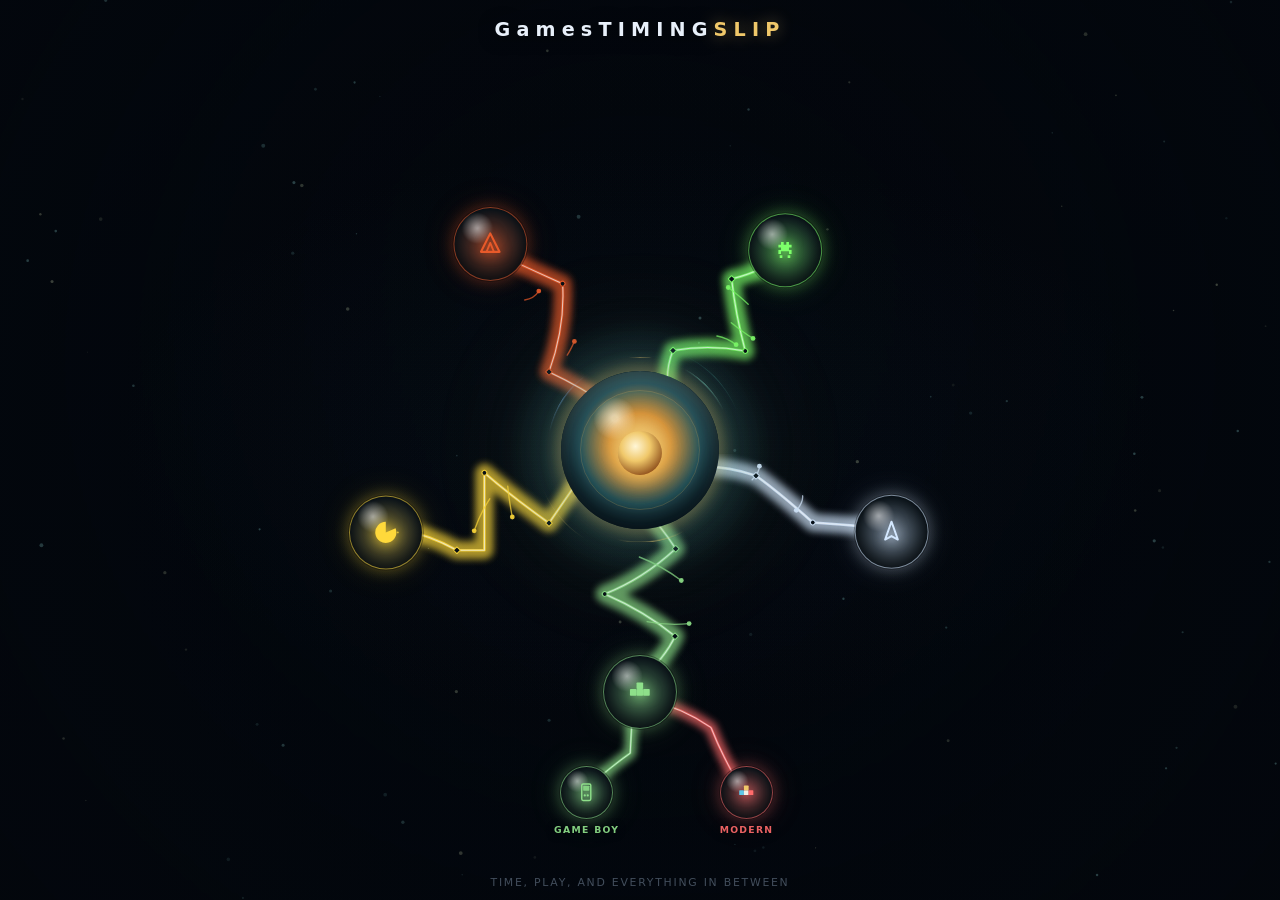
<file: index.html>
<!DOCTYPE html>
<html lang="en">
<head>
  <meta charset="UTF-8" />
  <meta name="viewport" content="width=device-width, initial-scale=1, viewport-fit=cover" />
  <meta name="robots" content="noindex, nofollow, noarchive, nosnippet, noimageindex" />
  <meta name="googlebot" content="noindex, nofollow, noarchive, nosnippet, noimageindex" />
  <meta name="description" content="TimingSlip — arcade games and time-bending experiments." />
  <meta name="theme-color" content="#03070d" />
  <title>GamesTIMINGSLIP</title>
  <link rel="icon" href="favicon.svg" type="image/svg+xml" />
  <link rel="icon" href="favicon-32.png" type="image/png" sizes="32x32" />
  <link rel="shortcut icon" href="favicon.ico" />
  <link rel="apple-touch-icon" href="apple-touch-icon.png" />
  <style>
    :root {
      --bg: #03070d;
      --text: #e8f0fa;
      --muted: #8aa3bb;
      --accent: #f0c86a;
      --hub: 158px;
      --sat: 74px;
      --r: min(clamp(148px, 28vmin, 270px), calc(50vw - var(--sat) / 2 - 168px), calc(50vh - var(--sat) / 2 - 120px));
      --font: "Segoe UI", system-ui, -apple-system, BlinkMacSystemFont, "Helvetica Neue", sans-serif;
      --safe-t: env(safe-area-inset-top, 0px);
      --safe-b: env(safe-area-inset-bottom, 0px);
      color-scheme: dark;
    }

    *,
    *::before,
    *::after { box-sizing: border-box; }

    html, body {
      margin: 0;
      height: 100%;
      min-height: 100dvh;
      overflow: hidden;
      font-family: var(--font);
      color: var(--text);
      background: var(--bg);
      -webkit-font-smoothing: antialiased;
    }

    .bg-video {
      position: fixed;
      inset: 0;
      width: 100%;
      height: 100%;
      object-fit: cover;
      z-index: 0;
      pointer-events: none;
      opacity: 0.28;
      filter: saturate(0.7) contrast(1.05);
    }

    .bg-wash {
      position: fixed;
      inset: 0;
      z-index: 1;
      pointer-events: none;
      background:
        radial-gradient(ellipse 70% 55% at 50% 48%, rgba(18, 42, 58, 0.15), transparent 58%),
        radial-gradient(circle at 50% 50%, transparent 18%, rgba(3, 7, 13, 0.55) 72%, rgba(3, 7, 13, 0.88) 100%),
        linear-gradient(180deg, rgba(3, 7, 13, 0.35), rgba(3, 7, 13, 0.62));
    }

    .bg-wash::after {
      content: "";
      position: absolute;
      inset: 0;
      opacity: 0.35;
      background-image:
        repeating-linear-gradient(0deg, transparent 0 3px, rgba(90, 160, 190, 0.018) 3px 4px),
        repeating-linear-gradient(90deg, transparent 0 5px, rgba(90, 160, 190, 0.012) 5px 6px);
      mask-image: radial-gradient(circle at 50% 50%, #000 10%, transparent 72%);
    }

    #spores,
    #nervous,
    #probe {
      position: fixed;
      inset: 0;
      width: 100%;
      height: 100%;
      pointer-events: none;
    }

    #spores { z-index: 2; }
    #nervous { z-index: 3; }
    #probe { z-index: 7; }

    .stage {
      position: relative;
      z-index: 4;
      width: 100%;
      height: 100dvh;
      min-height: 100svh;
    }

    .hub {
      position: absolute;
      left: 50%;
      top: 50%;
      width: 0;
      height: 0;
      z-index: 5;
    }

    .hub-orb {
      position: absolute;
      left: 0;
      top: 0;
      width: var(--hub);
      height: var(--hub);
      transform: translate(-50%, -50%) scale(0.72);
      opacity: 0;
      transition: transform 1.1s cubic-bezier(0.16, 1, 0.3, 1), opacity 0.8s ease;
    }

    a.hub-orb {
      display: block;
      color: inherit;
      text-decoration: none;
      cursor: pointer;
    }

    a.hub-orb:visited,
    a.hub-orb:hover,
    a.hub-orb:active {
      color: inherit;
      text-decoration: none;
    }

    a.hub-orb:focus {
      outline: none;
    }

    a.hub-orb:focus-visible {
      outline: 2px solid rgba(240, 200, 106, 0.75);
      outline-offset: 6px;
    }

    body.is-ready .hub-orb,
    .stage.is-ready .hub-orb {
      transform: translate(-50%, -50%) scale(1);
      opacity: 1;
    }

    .hub-corona {
      position: absolute;
      inset: -38%;
      border-radius: 50%;
      background:
        radial-gradient(circle, rgba(240, 200, 106, 0.28) 0%, rgba(70, 180, 190, 0.12) 36%, transparent 68%);
      animation: corona 6.4s ease-in-out infinite;
      pointer-events: none;
    }

    .hub-ring,
    .hub-ring-2 {
      position: absolute;
      border-radius: 50%;
      pointer-events: none;
      border: 1px solid transparent;
    }

    .hub-ring {
      inset: -14px;
      background:
        conic-gradient(from 0deg,
          transparent 0 8%,
          rgba(126, 230, 214, 0.7) 12%,
          transparent 18% 42%,
          rgba(240, 200, 106, 0.75) 48%,
          transparent 54% 78%,
          rgba(110, 180, 255, 0.55) 84%,
          transparent 90%);
      -webkit-mask: radial-gradient(farthest-side, transparent calc(100% - 2px), #000 100%);
              mask: radial-gradient(farthest-side, transparent calc(100% - 2px), #000 100%);
      animation: spin 22s linear infinite;
    }

    .hub-ring-2 {
      inset: -26px;
      background:
        conic-gradient(from 140deg,
          transparent 0 20%,
          rgba(240, 200, 106, 0.35) 24%,
          transparent 30% 68%,
          rgba(90, 210, 200, 0.4) 74%,
          transparent 80%);
      -webkit-mask: radial-gradient(farthest-side, transparent calc(100% - 1.5px), #000 100%);
              mask: radial-gradient(farthest-side, transparent calc(100% - 1.5px), #000 100%);
      animation: spin 38s linear infinite reverse;
      opacity: 0.8;
    }

    .hub-body {
      position: absolute;
      inset: 0;
      border-radius: 50%;
      overflow: hidden;
      background:
        radial-gradient(circle at 34% 30%, rgba(255, 246, 220, 0.7) 0 2%, transparent 14%),
        radial-gradient(circle at 50% 46%, #f4d48a 0%, #d4923a 26%, #24505a 52%, #0a1820 74%, #05090e 100%);
      box-shadow:
        0 0 18px 3px rgba(240, 200, 106, 0.4),
        0 0 64px 16px rgba(64, 170, 180, 0.2),
        0 0 120px 36px rgba(240, 200, 106, 0.08),
        inset 0 -18px 28px rgba(0, 8, 14, 0.45),
        inset 0 10px 18px rgba(255, 236, 190, 0.12);
    }

    .hub-body::after {
      content: "";
      position: absolute;
      inset: 12%;
      border-radius: 50%;
      border: 1px solid rgba(240, 200, 106, 0.18);
      box-shadow: inset 0 0 22px rgba(40, 200, 190, 0.12);
    }

    .hub-core {
      position: absolute;
      left: 50%;
      top: 52%;
      width: 28%;
      height: 28%;
      transform: translate(-50%, -50%);
      border-radius: 50%;
      background:
        radial-gradient(circle at 40% 35%, #fff6d6, #f0c86a 38%, #8a4a18 80%);
      box-shadow:
        0 0 16px 4px rgba(240, 200, 106, 0.7),
        0 0 40px 10px rgba(240, 180, 80, 0.25);
      animation: pulse 3.6s ease-in-out infinite;
    }

    .hub-speck {
      position: absolute;
      left: 50%;
      top: 50%;
      width: 3px;
      height: 3px;
      border-radius: 50%;
      background: rgba(180, 255, 240, 0.55);
      box-shadow: 0 0 5px rgba(140, 240, 220, 0.45);
      animation: orbit 11s linear infinite;
    }

    .hub-speck:nth-child(2) { animation-duration: 17s; animation-delay: -4s; width: 3px; height: 3px; }
    .hub-speck:nth-child(3) { animation-duration: 13s; animation-delay: -8s; }

    .brand {
      position: absolute;
      left: 50%;
      top: calc(1.15rem + var(--safe-t));
      transform: translateX(-50%);
      text-align: center;
      width: max-content;
      z-index: 7;
      pointer-events: none;
      opacity: 0;
      transition: opacity 0.9s ease 0.35s;
    }

    body.is-ready .brand,
    .stage.is-ready .brand { opacity: 1; }

    .brand h1 {
      margin: 0;
      font-size: clamp(0.86rem, 2.1vw, 1.2rem);
      font-weight: 700;
      letter-spacing: 0.32em;
      text-shadow: 0 2px 16px rgba(0, 0, 0, 0.7);
    }

    .brand h1 span {
      color: var(--accent);
      text-shadow: 0 0 16px rgba(240, 200, 106, 0.45);
    }

    .constellation {
      position: absolute;
      inset: 0;
      pointer-events: none;
    }

    .sat {
      position: absolute;
      left: 50%;
      top: 50%;
      width: var(--sat);
      height: var(--sat);
      color: inherit;
      text-decoration: none;
      transform: translate(-50%, -50%) rotate(var(--a)) translateY(calc(-1 * var(--r) * var(--rm, 1))) rotate(calc(var(--a) * -1));
      z-index: 6;
      pointer-events: auto;
    }

    .orb {
      position: absolute;
      inset: 0;
      display: grid;
      place-items: center;
      border-radius: 50%;
      transform: scale(0.35);
      opacity: 0;
      color: var(--c);
      background:
        radial-gradient(circle at 32% 28%, rgba(255, 255, 255, 0.55), transparent 22%),
        radial-gradient(circle at 50% 54%, color-mix(in srgb, var(--c) 55%, #0a1218) 0%, #0a1218 72%);
      border: 1px solid color-mix(in srgb, var(--c) 55%, transparent);
      box-shadow:
        0 0 0 1px rgba(0, 0, 0, 0.35),
        0 0 16px color-mix(in srgb, var(--c) 35%, transparent),
        0 0 36px color-mix(in srgb, var(--c) 14%, transparent),
        inset 0 -10px 16px rgba(0, 0, 0, 0.35);
      transition:
        transform 0.7s cubic-bezier(0.16, 1, 0.3, 1),
        opacity 0.55s ease,
        box-shadow 0.3s ease,
        border-color 0.3s ease;
      transition-delay: var(--d, 0s);
    }

    .orb svg {
      width: 44%;
      height: 44%;
      filter: drop-shadow(0 0 6px color-mix(in srgb, var(--c) 55%, transparent));
    }

    body.is-ready .orb,
    .stage.is-ready .orb {
      transform: scale(1);
      opacity: 1;
    }

    .sat:hover > .orb,
    .sat:focus-visible > .orb,
    .sat-face:hover > .orb,
    .sat-face:focus-visible > .orb,
    .sat-branch:hover .orb,
    .sat-branch:focus-visible .orb {
      transform: scale(1.12);
      border-color: color-mix(in srgb, var(--c) 90%, white);
      box-shadow:
        0 0 0 1px rgba(0, 0, 0, 0.35),
        0 0 22px color-mix(in srgb, var(--c) 60%, transparent),
        0 0 54px color-mix(in srgb, var(--c) 28%, transparent),
        inset 0 -10px 16px rgba(0, 0, 0, 0.3);
      outline: none;
    }

    .sat:focus-visible > .orb,
    .sat-face:focus-visible > .orb,
    .sat-branch:focus-visible .orb {
      outline: 2px solid var(--c);
      outline-offset: 5px;
    }

    .sat:focus,
    .sat-face:focus,
    .sat-branch:focus {
      outline: none;
    }

    .sat--fork {
      cursor: default;
    }

    .sat--fork:hover,
    .sat--fork:focus-within,
    body[data-focus="tetris"] .sat[data-id="tetris"] {
      z-index: 7;
    }

    .sat-face {
      position: absolute;
      inset: 0;
      display: block;
      color: inherit;
      text-decoration: none;
      border-radius: 50%;
      cursor: pointer;
      z-index: 1;
    }

    .sat-branch {
      position: absolute;
      width: calc(var(--sat) * 0.72);
      height: calc(var(--sat) * 0.72);
      color: inherit;
      text-decoration: none;
      z-index: 7;
      pointer-events: auto;
    }

    .sat-branch[data-fork="gb"] {
      left: calc(50% + var(--sat) * -1.08);
      top: calc(50% + var(--sat) * 1);
    }

    .sat-branch[data-fork="nes"] {
      left: calc(50% + var(--sat) * 1.08);
      top: calc(50% + var(--sat) * 1);
    }

    .sat-branch-label {
      position: absolute;
      left: 50%;
      top: calc(100% + 5px);
      transform: translateX(-50%);
      font-size: 0.58rem;
      font-weight: 600;
      letter-spacing: 0.14em;
      text-transform: uppercase;
      color: var(--c);
      white-space: nowrap;
      pointer-events: none;
      text-shadow: 0 1px 10px rgba(0, 0, 0, 0.85);
      opacity: 0.92;
    }

    #readout {
      --c: var(--accent);
      position: fixed;
      z-index: 8;
      width: min(272px, calc(100vw - 28px));
      padding: 0.78rem 0.95rem 0.88rem;
      pointer-events: none;
      color: var(--text);
      background:
        linear-gradient(180deg, rgba(12, 22, 34, 0.55), transparent 40%),
        rgba(5, 10, 16, 0.86);
      border: 1px solid color-mix(in srgb, var(--c) 55%, transparent);
      box-shadow:
        0 0 0 1px rgba(0, 0, 0, 0.45),
        0 14px 40px rgba(0, 0, 0, 0.5),
        0 0 28px color-mix(in srgb, var(--c) 20%, transparent);
      backdrop-filter: blur(12px);
      -webkit-backdrop-filter: blur(12px);
      opacity: 0;
      visibility: hidden;
      transform: translateY(8px);
      clip-path: inset(0 100% 0 0);
    }

    #readout.is-open {
      opacity: 1;
      visibility: visible;
      transform: none;
      clip-path: inset(0 0 0 0);
      transition:
        opacity 0.22s ease,
        transform 0.28s ease,
        clip-path 0.42s cubic-bezier(0.4, 0, 0.2, 1);
    }

    #readout::before,
    #readout::after {
      content: "";
      position: absolute;
      width: 11px;
      height: 11px;
      pointer-events: none;
    }

    #readout::before {
      top: -1px;
      left: -1px;
      border-top: 2px solid var(--c);
      border-left: 2px solid var(--c);
      box-shadow: 0 0 8px color-mix(in srgb, var(--c) 45%, transparent);
    }

    #readout::after {
      right: -1px;
      bottom: -1px;
      border-right: 2px solid var(--c);
      border-bottom: 2px solid var(--c);
      box-shadow: 0 0 8px color-mix(in srgb, var(--c) 45%, transparent);
    }

    .readout-kind {
      display: block;
      margin-bottom: 0.22rem;
      font-size: 0.62rem;
      letter-spacing: 0.16em;
      text-transform: uppercase;
      color: var(--c);
    }

    .readout-title {
      display: block;
      font-size: 1.02rem;
      font-weight: 700;
      letter-spacing: 0.08em;
      text-transform: uppercase;
    }

    .readout-desc {
      margin: 0.38rem 0 0;
      font-size: 0.84rem;
      line-height: 1.4;
      color: var(--muted);
      min-height: 3.6em;
    }

    #readout.is-title-only {
      padding-bottom: 0.72rem;
    }

    #readout.is-title-only .readout-kind,
    #readout.is-title-only .readout-desc {
      display: none;
      margin: 0;
      min-height: 0;
    }

    .readout-desc.is-typing::after {
      content: "▋";
      margin-left: 1px;
      color: var(--c);
      animation: blink 0.8s step-end infinite;
    }

    .probe-glow,
    .probe-body,
    .probe-core {
      fill: none;
      stroke-linecap: square;
      stroke-linejoin: miter;
    }

    .probe-glow { opacity: 0.55; }
    .probe-line {
      stroke-dasharray: 1;
      stroke-dashoffset: 1;
    }
    .probe-line.is-on {
      stroke-dashoffset: 0;
      transition: stroke-dashoffset 0.38s cubic-bezier(0.4, 0, 0.2, 1);
    }

    .footer {
      position: fixed;
      left: 0;
      right: 0;
      bottom: calc(0.7rem + var(--safe-b));
      z-index: 4;
      margin: 0;
      text-align: center;
      font-size: 0.68rem;
      letter-spacing: 0.16em;
      text-transform: uppercase;
      color: rgba(154, 176, 200, 0.42);
      pointer-events: none;
      transition: opacity 0.25s ease;
    }

    body[data-focus] .footer { opacity: 0; }

    .noscript {
      position: relative;
      z-index: 8;
      max-width: 28rem;
      margin: 2rem auto;
      padding: 1rem;
      color: var(--text);
    }

    .noscript a { color: var(--accent); }

    /* Veins live in #nervous (sibling of .stage), so state lives on body */
    .vein { opacity: 0.96; transition: opacity 0.35s ease, filter 0.35s ease; }
    body[data-focus] .vein {
      opacity: 0.18;
      filter: saturate(0.45);
    }
    body[data-focus] .vein.is-hot {
      opacity: 1;
      filter: none;
    }

    .vein-glow {
      fill: none;
      stroke-linecap: round;
      stroke-linejoin: round;
      opacity: 0.7;
    }

    .vein-body,
    .vein-core,
    .capillary {
      fill: none;
      stroke-linecap: round;
      stroke-linejoin: round;
    }

    .vein-flow {
      fill: none;
      stroke-linecap: round;
      stroke-dasharray: 7 26;
      opacity: 0;
    }

    body.is-flowing .vein-flow {
      opacity: 0.95;
      animation: flow 3.8s linear infinite;
    }

    body[data-focus] .vein.is-hot .vein-flow {
      animation-duration: 1.8s;
      opacity: 1;
    }

    .growing {
      stroke-dasharray: 1;
      stroke-dashoffset: 1;
    }

    body.is-grown .growing {
      stroke-dashoffset: 0;
      transition: stroke-dashoffset 1.35s cubic-bezier(0.4, 0, 0.2, 1);
      transition-delay: var(--gd, 0s);
    }

    .node {
      opacity: 0;
    }

    body.is-grown .node {
      opacity: 1;
      transition: opacity 0.5s ease;
      transition-delay: calc(var(--gd, 0s) + 0.8s);
    }

    @keyframes spin { to { transform: rotate(360deg); } }

    @keyframes pulse {
      0%, 100% { transform: translate(-50%, -50%) scale(1); opacity: 1; }
      50% { transform: translate(-50%, -50%) scale(1.14); opacity: 0.88; }
    }

    @keyframes corona {
      0%, 100% { transform: scale(1); opacity: 0.85; }
      50% { transform: scale(1.08); opacity: 1; }
    }

    @keyframes orbit {
      from { transform: rotate(0deg) translateX(42px) rotate(0deg); }
      to { transform: rotate(360deg) translateX(42px) rotate(-360deg); }
    }

    @keyframes flow { to { stroke-dashoffset: -132; } }
    @keyframes blink { 50% { opacity: 0; } }

    @media (max-width: 720px) {
      :root {
        --hub: 104px;
        --sat: 56px;
        --r: min(clamp(136px, 21vh, 228px), calc(50vw - var(--sat) / 2 - 36px), calc(50vh - var(--sat) / 2 - 110px));
      }
      .sat[data-id="doom"],
      .sat[data-id="pacman"],
      .sat[data-id="invaders"] { --rm: 0.9; }
      .sat-branch[data-fork="gb"] {
        left: calc(50% + var(--sat) * -1);
        top: calc(50% + var(--sat) * 0.92);
      }
      .sat-branch[data-fork="nes"] {
        left: calc(50% + var(--sat) * 1);
        top: calc(50% + var(--sat) * 0.92);
      }
      #readout { width: min(320px, calc(100vw - 28px)); }
      @keyframes orbit {
        from { transform: rotate(0deg) translateX(30px) rotate(0deg); }
        to { transform: rotate(360deg) translateX(30px) rotate(-360deg); }
      }
    }

    @media (max-width: 420px) {
      :root {
        --hub: 88px;
        --sat: 50px;
        --r: min(clamp(120px, 20vh, 196px), calc(50vw - var(--sat) / 2 - 36px), calc(50vh - var(--sat) / 2 - 130px));
      }
    }

    @media (max-height: 620px) and (max-width: 720px) {
      :root {
        --hub: 86px;
        --sat: 48px;
        --r: min(clamp(108px, 28vmin, 150px), calc(50vw - var(--sat) / 2 - 36px), calc(50vh - var(--sat) / 2 - 96px));
      }
    }

    @media (max-height: 500px) and (orientation: landscape) {
      :root {
        --hub: 72px;
        --sat: 42px;
        --r: min(clamp(90px, 13vw, 136px), calc(50vh - var(--sat) / 2 - 24px));
      }
      .brand { display: none; }
      .footer { display: none; }
      .sat-branch[data-fork="gb"] {
        left: calc(50% + var(--sat) * -1.28);
        top: calc(50% + var(--sat) * 0.22);
      }
      .sat-branch[data-fork="nes"] {
        left: calc(50% + var(--sat) * 1.28);
        top: calc(50% + var(--sat) * 0.22);
      }
      .sat-branch-label { display: none; }
    }

    @media (prefers-reduced-motion: reduce) {
      *,
      *::before,
      *::after {
        animation: none !important;
        transition: none !important;
      }
      .hub-orb {
        transform: translate(-50%, -50%) scale(1);
        opacity: 1;
      }
      body.is-ready .orb,
      .stage.is-ready .orb {
        transform: scale(1);
        opacity: 1;
      }
      .growing { stroke-dashoffset: 0; }
      .node, .brand { opacity: 1; }
      .vein-flow { opacity: 0 !important; }
      #readout.is-open {
        clip-path: none;
        transform: none;
      }
      .probe-line { stroke-dashoffset: 0; }
    }
  </style>
</head>
<body>
  <video class="bg-video" autoplay muted loop playsinline aria-hidden="true">
    <source src="background.mp4" type="video/mp4" />
  </video>
  <div class="bg-wash" aria-hidden="true"></div>
  <canvas id="spores" aria-hidden="true"></canvas>
  <svg id="nervous" aria-hidden="true"></svg>
  <svg id="probe" aria-hidden="true"></svg>

  <main class="stage" id="stage">
    <header class="brand">
      <h1>GamesTIMING<span>SLIP</span></h1>
    </header>

    <div class="hub">
      <a class="hub-orb" href="living.html" rel="nofollow" aria-label="Enter">
        <div class="hub-corona"></div>
        <div class="hub-ring"></div>
        <div class="hub-ring-2"></div>
        <div class="hub-body">
          <div class="hub-speck"></div>
          <div class="hub-speck"></div>
          <div class="hub-speck"></div>
          <div class="hub-core"></div>
        </div>
      </a>
    </div>

    <nav class="constellation" aria-label="Site destinations">
      <a class="sat" data-id="invaders" href="Space%20Invaders.html" rel="nofollow"
         style="--a:36deg; --rm:0.98; --c:#7dff6a; --d:0.67s"
         data-title="Invaders" data-kind="Arcade"
         data-desc="1978-style arcade recreation. Defend the planet, one shot at a time."
         aria-label="Space Invaders — play now">
        <span class="orb">
          <svg viewBox="0 0 24 24" aria-hidden="true">
            <path fill="currentColor" d="M7 8h2V6h2v2h2V6h2v2h2v2h-2v2h2v3h-2v-2H9v2H7v-3h2v-2H7V8zm2 2h2v2H9v-2zm4 0h2v2h-2v-2zM8 16h2v2H8v-2zm6 0h2v2h-2v-2z"/>
          </svg>
        </span>
      </a>

      <a class="sat" data-id="asteroids" href="asteroids/" rel="nofollow"
         style="--a:108deg; --rm:1.05; --c:#d4e8ff; --d:0.78s"
         data-title="Asteroids" data-kind="Arcade"
         data-desc="1979 Atari vector classic. Thrust, fire, and dodge the rocks."
         aria-label="Asteroids — play now">
        <span class="orb">
          <svg viewBox="0 0 24 24" fill="none" aria-hidden="true">
            <path d="M12 4.5 16.8 18l-4.8-2.6L7.2 18 12 4.5Z" stroke="currentColor" stroke-width="1.5" stroke-linejoin="round"/>
          </svg>
        </span>
      </a>

      <div class="sat sat--fork" data-id="tetris" tabindex="0" role="group"
         style="--a:180deg; --rm:0.96; --c:#8ee08a; --d:0.89s"
         data-title="Tetris"
         aria-label="Tetris">
        <span class="orb">
          <svg viewBox="0 0 24 24" aria-hidden="true">
            <rect x="4.5" y="10" width="5" height="5" rx="0.6" fill="currentColor"/>
            <rect x="9.5" y="10" width="5" height="5" rx="0.6" fill="currentColor"/>
            <rect x="14.5" y="10" width="5" height="5" rx="0.6" fill="currentColor"/>
            <rect x="9.5" y="5" width="5" height="5" rx="0.6" fill="currentColor"/>
          </svg>
        </span>
        <a class="sat-branch" data-fork="gb" href="tetris/" rel="nofollow"
           style="--c:#8ee08a; --d:1.12s"
           data-title="Tetris" data-kind="Game Boy"
           data-desc="1989 Game Boy classic. A-Type marathon, Nintendo scoring, and Korobeiniki."
           aria-label="Tetris — Game Boy 1989">
          <span class="orb">
            <svg viewBox="0 0 24 24" fill="none" aria-hidden="true">
              <rect x="7.2" y="3.2" width="9.6" height="17.6" rx="1.5" stroke="currentColor" stroke-width="1.5"/>
              <rect x="8.7" y="5.1" width="6.6" height="5.4" rx="0.5" fill="currentColor" opacity="0.85"/>
              <circle cx="10.4" cy="15.4" r="1.15" fill="currentColor"/>
              <circle cx="13.6" cy="15.4" r="1.15" fill="currentColor"/>
            </svg>
          </span>
          <span class="sat-branch-label">Game Boy</span>
        </a>
        <a class="sat-branch" data-fork="nes" href="nestetris/" rel="nofollow"
           style="--c:#ff6b6b; --d:1.2s"
           data-title="Tetris" data-kind="Modern"
           data-desc="Colorful marathon for a PC or a phone. Hold, hard drop, ghost piece, and a next queue."
           aria-label="Tetris — modern marathon">
          <span class="orb">
            <svg viewBox="0 0 24 24" aria-hidden="true">
              <rect x="4.5" y="10" width="5" height="5" rx="0.6" fill="#5ec8e8"/>
              <rect x="9.5" y="10" width="5" height="5" rx="0.6" fill="#f4f0e6"/>
              <rect x="14.5" y="10" width="5" height="5" rx="0.6" fill="#ff6b6b"/>
              <rect x="9.5" y="5" width="5" height="5" rx="0.6" fill="#f0c86a"/>
            </svg>
          </span>
          <span class="sat-branch-label">Modern</span>
        </a>
      </div>

      <a class="sat" data-id="pacman" href="pacman/" rel="nofollow"
         style="--a:252deg; --rm:1.06; --c:#ffd93b; --d:1s"
         data-title="Pac-Man" data-kind="Arcade"
         data-desc="1980 Namco classic. Eat dots, dodge ghosts, and chase the high score."
         aria-label="Pac-Man — play now">
        <span class="orb">
          <svg viewBox="0 0 24 24" aria-hidden="true">
            <path fill="currentColor" d="M12 4a8 8 0 1 0 7.4 4.9L12 12V4Z"/>
            <circle cx="18.2" cy="12" r="1.05" fill="currentColor"/>
            <circle cx="21.1" cy="12" r="0.75" fill="currentColor" opacity="0.75"/>
          </svg>
        </span>
      </a>

      <a class="sat" data-id="doom" href="doom/" rel="nofollow"
         style="--a:324deg; --rm:1.01; --c:#e85a2a; --d:1.11s"
         data-title="DOOM" data-kind="Shareware"
         data-desc="1993 shareware classic in the browser. 35 Hz software render — no install."
         aria-label="DOOM — play now">
        <span class="orb">
          <svg viewBox="0 0 24 24" fill="none" aria-hidden="true">
            <path d="M5 18 12 4l7 14H5Z" stroke="currentColor" stroke-width="1.6" stroke-linejoin="round"/>
            <path d="M9.2 18 12 11.2 14.8 18" stroke="currentColor" stroke-width="1.4" stroke-linejoin="round"/>
          </svg>
        </span>
      </a>
    </nav>
  </main>

  <aside id="readout" aria-hidden="true">
    <span class="readout-kind"></span>
    <strong class="readout-title"></strong>
    <p class="readout-desc"></p>
  </aside>

  <p class="footer">Time, play, and everything in between</p>

  <noscript>
    <div class="noscript">
      <p>TimingSlip</p>
      <ul>
        <li><a href="Space%20Invaders.html" rel="nofollow">Space Invaders</a></li>
        <li><a href="asteroids/" rel="nofollow">Asteroids</a></li>
        <li><a href="tetris/" rel="nofollow">Tetris (Game Boy)</a></li>
        <li><a href="nestetris/" rel="nofollow">Tetris</a></li>
        <li><a href="pacman/" rel="nofollow">Pac-Man</a></li>
        <li><a href="doom/" rel="nofollow">DOOM</a></li>
        <li><a href="living.html" rel="nofollow">Enter</a></li>
      </ul>
    </div>
  </noscript>

  <script>
    (function () {
      const reduce = window.matchMedia("(prefers-reduced-motion: reduce)").matches;
      const root = document.body;
      const stage = document.getElementById("stage");
      const svg = document.getElementById("nervous");
      const probe = document.getElementById("probe");
      const readout = document.getElementById("readout");
      const canvas = document.getElementById("spores");
      const sats = Array.from(document.querySelectorAll(".sat"));
      const hubEl = document.querySelector(".hub-body");
      const coarse = window.matchMedia("(pointer: coarse)").matches;
      let typeTimer = 0;
      let showTimer = 0;
      let activeId = null;
      let activeFork = null;
      let armedId = null;

      const NS = "http://www.w3.org/2000/svg";
      let grownOnce = false;
      let resizeTimer = 0;

      function hashStr(s) {
        let h = 2166136261;
        for (let i = 0; i < s.length; i++) {
          h ^= s.charCodeAt(i);
          h = Math.imul(h, 16777619);
        }
        return h >>> 0;
      }

      function rng(seed) {
        let a = seed || 1;
        return function () {
          a |= 0;
          a = (a + 0x6d2b79f5) | 0;
          let t = Math.imul(a ^ (a >>> 15), 1 | a);
          t = (t + Math.imul(t ^ (t >>> 7), 61 | t)) ^ t;
          return ((t ^ (t >>> 14)) >>> 0) / 4294967296;
        };
      }

      function cssColor(el) {
        return getComputedStyle(el).getPropertyValue("--c").trim() || "#9ad";
      }

      function centerOf(el) {
        const r = el.getBoundingClientRect();
        return { x: r.left + r.width / 2, y: r.top + r.height / 2, r: Math.min(r.width, r.height) / 2 };
      }

      function tendril(id, x1, y1, x2, y2, hub) {
        const r = rng(hashStr(id + ":v3"));
        const dx = x2 - x1;
        const dy = y2 - y1;
        const len = Math.hypot(dx, dy) || 1;
        const tx = dx / len;
        const ty = dy / len;
        const nx = -ty;
        const ny = tx;
        const keepOut = hub.r + 18;
        const maxSpread = Math.min(14 + r() * 42, len * 0.2);

        function away(x, y) {
          const ox = x - hub.x;
          const oy = y - hub.y;
          const d = Math.hypot(ox, oy) || 1;
          if (d >= keepOut) return { x: x, y: y };
          return { x: hub.x + (ox / d) * keepOut, y: hub.y + (oy / d) * keepOut };
        }

        const waves = len < 150 ? 1 : 2 + Math.floor(r() * 2);
        const points = [{ x: x1, y: y1 }];
        for (let i = 1; i <= waves; i++) {
          const t = i / (waves + 1);
          const side = (i % 2 === 0 ? 1 : -1) * (0.65 + r() * 0.5);
          let x = x1 + dx * t + nx * side * maxSpread;
          let y = y1 + dy * t + ny * side * maxSpread;
          if (r() > 0.42) {
            const g = 9;
            if (r() > 0.5) x = Math.round(x / g) * g;
            else y = Math.round(y / g) * g;
          }
          const p = away(x, y);
          points.push(p);
        }
        points.push({ x: x2, y: y2 });

        let d = "M " + points[0].x.toFixed(1) + " " + points[0].y.toFixed(1);
        for (let i = 1; i < points.length; i++) {
          const p0 = points[i - 1];
          const p1 = points[i];
          const allowJog = len > 190 && i < points.length - 1 && r() > 0.7;
          if (allowJog) {
            const horizFirst = r() > 0.5;
            const mid = away(horizFirst ? p1.x : p0.x, horizFirst ? p0.y : p1.y);
            d += " L " + mid.x.toFixed(1) + " " + mid.y.toFixed(1) + " L " + p1.x.toFixed(1) + " " + p1.y.toFixed(1);
          } else {
            const cdx = p1.x - p0.x;
            const cdy = p1.y - p0.y;
            const cl = Math.hypot(cdx, cdy) || 1;
            const ox = (-cdy / cl) * (r() - 0.5) * Math.min(36, len * 0.12);
            const oy = (cdx / cl) * (r() - 0.5) * Math.min(36, len * 0.12);
            const c = away((p0.x + p1.x) / 2 + ox, (p0.y + p1.y) / 2 + oy);
            d += " Q " + c.x.toFixed(1) + " " + c.y.toFixed(1) + " " + p1.x.toFixed(1) + " " + p1.y.toFixed(1);
          }
        }

        const branches = [];
        const nB = len < 150 ? 1 + Math.floor(r() * 2) : len < 230 ? 2 + Math.floor(r() * 2) : 3 + Math.floor(r() * 2);
        const maxBlen = Math.min(14 + r() * 34, len * 0.24);
        for (let i = 0; i < nB; i++) {
          const t = 0.28 + r() * 0.46;
          const bx = x1 + dx * t + nx * (r() - 0.5) * 18;
          const by = y1 + dy * t + ny * (r() - 0.5) * 18;
          const side = r() < 0.5 ? -1 : 1;
          const ex = bx + nx * side * maxBlen + tx * (r() - 0.2) * maxBlen;
          const ey = by + ny * side * maxBlen + ty * (r() - 0.2) * maxBlen;
          const cx = (bx + ex) / 2 + tx * 8 * (r() - 0.5);
          const cy = (by + ey) / 2 + ty * 8 * (r() - 0.5);
          branches.push({
            d: "M " + bx.toFixed(1) + " " + by.toFixed(1) + " Q " + cx.toFixed(1) + " " + cy.toFixed(1) + " " + ex.toFixed(1) + " " + ey.toFixed(1),
            tip: { x: ex, y: ey },
            root: { x: bx, y: by }
          });
        }

        return { d: d, branches: branches, points: points };
      }

      function el(name, attrs) {
        const node = document.createElementNS(NS, name);
        for (const k in attrs) node.setAttribute(k, attrs[k]);
        return node;
      }

      function draw() {
        const w = window.innerWidth;
        const h = window.innerHeight;
        svg.setAttribute("viewBox", "0 0 " + w + " " + h);
        svg.setAttribute("width", w);
        svg.setAttribute("height", h);
        while (svg.firstChild) svg.removeChild(svg.firstChild);

        const defs = el("defs", {});
        const blur = el("filter", { id: "vein-soft", x: "-20%", y: "-20%", width: "140%", height: "140%" });
        blur.appendChild(el("feGaussianBlur", { in: "SourceGraphic", stdDeviation: "3.6" }));
        defs.appendChild(blur);
        svg.appendChild(defs);

        const hub = centerOf(hubEl);
        const delayStep = 0.11;

        sats.forEach(function (sat, i) {
          const id = sat.dataset.id;
          const color = cssColor(sat);
          const orb = sat.querySelector(".orb");
          const dest = centerOf(orb);
          const vx = dest.x - hub.x;
          const vy = dest.y - hub.y;
          const dist = Math.hypot(vx, vy) || 1;
          const ux = vx / dist;
          const uy = vy / dist;
          const x1 = hub.x + ux * (hub.r - 2);
          const y1 = hub.y + uy * (hub.r - 2);
          const x2 = dest.x - ux * (dest.r - 1);
          const y2 = dest.y - uy * (dest.r - 1);
          const spec = tendril(id, x1, y1, x2, y2, hub);
          const gd = (0.18 + i * delayStep).toFixed(2) + "s";

          const g = el("g", { class: "vein", "data-id": id, style: "--gd:" + gd });

          const glow = el("path", {
            class: "vein-glow growing",
            d: spec.d,
            stroke: color,
            "stroke-width": "18",
            filter: "url(#vein-soft)",
            pathLength: "1"
          });
          const body = el("path", {
            class: "vein-body growing",
            d: spec.d,
            stroke: color,
            "stroke-width": "2.6",
            "stroke-opacity": "0.92",
            pathLength: "1"
          });
          const core = el("path", {
            class: "vein-core growing",
            d: spec.d,
            stroke: "#f6fbff",
            "stroke-width": "1.05",
            "stroke-opacity": "0.72",
            pathLength: "1"
          });
          const flow = el("path", {
            class: "vein-flow",
            d: spec.d,
            stroke: color,
            "stroke-width": "2.6"
          });

          g.appendChild(glow);
          g.appendChild(body);
          g.appendChild(core);
          g.appendChild(flow);

          spec.branches.forEach(function (br) {
            g.appendChild(el("path", {
              class: "capillary growing",
              d: br.d,
              stroke: color,
              "stroke-width": "1.35",
              "stroke-opacity": "0.75",
              pathLength: "1"
            }));
            g.appendChild(el("circle", {
              class: "node",
              cx: br.tip.x.toFixed(1),
              cy: br.tip.y.toFixed(1),
              r: "2.4",
              fill: color,
              "fill-opacity": "0.95"
            }));
          });

          spec.points.slice(1, -1).forEach(function (p, pi) {
            const diamond = el("rect", {
              class: "node",
              x: (p.x - 2.4).toFixed(1),
              y: (p.y - 2.4).toFixed(1),
              width: "4.8",
              height: "4.8",
              rx: pi % 2 === 0 ? "0.4" : "2.4",
              fill: "#071018",
              stroke: color,
              "stroke-width": "1"
            });
            diamond.setAttribute("transform", "rotate(45 " + p.x.toFixed(1) + " " + p.y.toFixed(1) + ")");
            g.appendChild(diamond);
          });

          g.appendChild(el("circle", {
            class: "node",
            cx: x2.toFixed(1),
            cy: y2.toFixed(1),
            r: "3.2",
            fill: "none",
            stroke: color,
            "stroke-width": "1.2"
          }));

          svg.appendChild(g);

          if (sat.classList.contains("sat--fork")) {
            sat.querySelectorAll(".sat-branch").forEach(function (br, bi) {
              const colorB = cssColor(br);
              const destB = centerOf(br.querySelector(".orb"));
              const vxB = destB.x - dest.x;
              const vyB = destB.y - dest.y;
              const distB = Math.hypot(vxB, vyB) || 1;
              const uxB = vxB / distB;
              const uyB = vyB / distB;
              const x1b = dest.x + uxB * (dest.r - 1);
              const y1b = dest.y + uyB * (dest.r - 1);
              const x2b = destB.x - uxB * (destB.r - 1);
              const y2b = destB.y - uyB * (destB.r - 1);
              const specB = tendril(id + ":" + (br.dataset.fork || bi), x1b, y1b, x2b, y2b, dest);
              const gdB = (0.18 + i * delayStep + 0.32 + bi * 0.08).toFixed(2) + "s";
              const gb = el("g", {
                class: "vein",
                "data-id": id,
                "data-fork": br.dataset.fork || "",
                style: "--gd:" + gdB
              });
              gb.appendChild(el("path", {
                class: "vein-glow growing",
                d: specB.d,
                stroke: colorB,
                "stroke-width": "12",
                filter: "url(#vein-soft)",
                pathLength: "1"
              }));
              gb.appendChild(el("path", {
                class: "vein-body growing",
                d: specB.d,
                stroke: colorB,
                "stroke-width": "2.1",
                "stroke-opacity": "0.92",
                pathLength: "1"
              }));
              gb.appendChild(el("path", {
                class: "vein-core growing",
                d: specB.d,
                stroke: "#f6fbff",
                "stroke-width": "0.9",
                "stroke-opacity": "0.72",
                pathLength: "1"
              }));
              gb.appendChild(el("path", {
                class: "vein-flow",
                d: specB.d,
                stroke: colorB,
                "stroke-width": "2.1"
              }));
              gb.appendChild(el("circle", {
                class: "node",
                cx: x2b.toFixed(1),
                cy: y2b.toFixed(1),
                r: "2.6",
                fill: "none",
                stroke: colorB,
                "stroke-width": "1.1"
              }));
              svg.appendChild(gb);
            });
          }
        });

        if (grownOnce || reduce) {
          root.classList.add("is-grown");
          stage.classList.add("is-grown");
          if (!reduce) {
            root.classList.add("is-flowing");
            stage.classList.add("is-flowing");
          }
        }
      }

      function clearProbe() {
        while (probe.firstChild) probe.removeChild(probe.firstChild);
      }

      function digitalPath(x1, y1, x2, y2) {
        const dx = x2 - x1;
        const dy = y2 - y1;
        if (Math.abs(dx) >= Math.abs(dy)) {
          const mid = x1 + dx * 0.52;
          return "M " + x1.toFixed(1) + " " + y1.toFixed(1) +
            " L " + mid.toFixed(1) + " " + y1.toFixed(1) +
            " L " + mid.toFixed(1) + " " + y2.toFixed(1) +
            " L " + x2.toFixed(1) + " " + y2.toFixed(1);
        }
        const mid = y1 + dy * 0.52;
        return "M " + x1.toFixed(1) + " " + y1.toFixed(1) +
          " L " + x1.toFixed(1) + " " + mid.toFixed(1) +
          " L " + x2.toFixed(1) + " " + mid.toFixed(1) +
          " L " + x2.toFixed(1) + " " + y2.toFixed(1);
      }

      function attachPoint(box, from) {
        const sides = [
          { x: box.left, y: box.top + box.h / 2 },
          { x: box.left + box.w, y: box.top + box.h / 2 },
          { x: box.left + box.w / 2, y: box.top },
          { x: box.left + box.w / 2, y: box.top + box.h }
        ];
        let best = sides[0];
        let bestD = Infinity;
        for (let i = 0; i < sides.length; i++) {
          const d = Math.hypot(sides[i].x - from.x, sides[i].y - from.y);
          if (d < bestD) {
            bestD = d;
            best = sides[i];
          }
        }
        return best;
      }

      function placeReadout(sat) {
        const orb = centerOf(sat.querySelector(".orb"));
        const hub = centerOf(hubEl);
        const vw = window.innerWidth;
        const vh = window.innerHeight;
        const pad = 16;
        const dock = vw < 720 || vh < 520;
        const wasOpen = readout.classList.contains("is-open");
        readout.classList.add("is-open");
        const w = readout.offsetWidth || Math.min(272, vw - 28);
        const h = readout.offsetHeight || 118;
        if (!wasOpen) readout.classList.remove("is-open");
        const vx = orb.x - hub.x;
        const vy = orb.y - hub.y;
        const dist = Math.hypot(vx, vy) || 1;
        const ux = vx / dist;
        const uy = vy / dist;
        let left;
        let top;
        if (dock) {
          left = Math.max(pad, (vw - w) / 2);
          top = vh - h - pad - 48;
        } else {
          const reach = orb.r + 36;
          const ax = orb.x + ux * reach;
          const ay = orb.y + uy * reach;
          left = ux >= 0 ? ax : ax - w;
          top = ay - h * 0.45;
          left = Math.max(pad, Math.min(left, vw - w - pad));
          top = Math.max(pad + 36, Math.min(top, vh - h - pad - 28));
        }
        const margin = 20;
        const closestX = Math.max(left, Math.min(orb.x, left + w));
        const closestY = Math.max(top, Math.min(orb.y, top + h));
        const pdx = orb.x - closestX;
        const pdy = orb.y - closestY;
        const pd = Math.hypot(pdx, pdy);
        const need = orb.r + margin;
        if (!dock && pd < need) {
          if (pd < 0.5) {
            left += ux >= 0 ? need : -need;
          } else {
            left -= (pdx / pd) * (need - pd);
            top -= (pdy / pd) * (need - pd);
          }
        }
        left = Math.max(pad, Math.min(left, vw - w - pad));
        top = Math.max(pad + 36, Math.min(top, vh - h - pad - 28));
        readout.style.left = left + "px";
        readout.style.top = top + "px";
        return { left: left, top: top, w: w, h: h, orb: orb };
      }

      function drawProbe(orb, box, color, instant) {
        const w = window.innerWidth;
        const h = window.innerHeight;
        probe.setAttribute("viewBox", "0 0 " + w + " " + h);
        probe.setAttribute("width", w);
        probe.setAttribute("height", h);
        clearProbe();
        const dest = attachPoint(box, orb);
        const vx = dest.x - orb.x;
        const vy = dest.y - orb.y;
        const dist = Math.hypot(vx, vy) || 1;
        const x1 = orb.x + (vx / dist) * (orb.r - 1);
        const y1 = orb.y + (vy / dist) * (orb.r - 1);
        const d = digitalPath(x1, y1, dest.x, dest.y);
        const g = el("g", {});
        g.appendChild(el("path", {
          class: "probe-glow probe-line" + (instant ? " is-on" : ""),
          d: d,
          stroke: color,
          "stroke-width": "10",
          pathLength: "1"
        }));
        g.appendChild(el("path", {
          class: "probe-body probe-line" + (instant ? " is-on" : ""),
          d: d,
          stroke: color,
          "stroke-width": "1.8",
          pathLength: "1"
        }));
        g.appendChild(el("path", {
          class: "probe-core probe-line" + (instant ? " is-on" : ""),
          d: d,
          stroke: "#f6fbff",
          "stroke-width": "0.7",
          "stroke-opacity": "0.75",
          pathLength: "1"
        }));
        g.appendChild(el("circle", {
          cx: dest.x.toFixed(1),
          cy: dest.y.toFixed(1),
          r: "2.6",
          fill: color
        }));
        probe.appendChild(g);
        if (!instant) {
          requestAnimationFrame(function () {
            probe.querySelectorAll(".probe-line").forEach(function (p) {
              p.classList.add("is-on");
            });
          });
        }
      }

      function typeDesc(text) {
        const elDesc = readout.querySelector(".readout-desc");
        clearInterval(typeTimer);
        elDesc.classList.remove("is-typing");
        if (!text) {
          elDesc.textContent = "";
          return;
        }
        if (reduce) {
          elDesc.textContent = text;
          return;
        }
        elDesc.textContent = "";
        elDesc.classList.add("is-typing");
        let i = 0;
        typeTimer = window.setInterval(function () {
          i = Math.min(text.length, i + 2);
          elDesc.textContent = text.slice(0, i);
          if (i >= text.length) {
            clearInterval(typeTimer);
            elDesc.classList.remove("is-typing");
          }
        }, 12);
      }

      function hideReadout() {
        clearInterval(typeTimer);
        clearTimeout(showTimer);
        activeId = null;
        activeFork = null;
        readout.classList.remove("is-open", "is-title-only");
        readout.setAttribute("aria-hidden", "true");
        readout.querySelector(".readout-desc").textContent = "";
        readout.querySelector(".readout-desc").classList.remove("is-typing");
        clearProbe();
      }

      function showReadout(sat, instant, source) {
        const src = source || sat;
        const id = sat.dataset.id;
        const fork = src.dataset.fork || null;
        const color = cssColor(src);
        const same = activeId === id && activeFork === fork && readout.classList.contains("is-open");
        activeId = id;
        activeFork = fork;
        readout.style.setProperty("--c", color);
        const desc = src.dataset.desc || "";
        const kind = src.dataset.kind || "";
        readout.classList.toggle("is-title-only", !kind && !desc);
        readout.querySelector(".readout-kind").textContent = kind;
        readout.querySelector(".readout-title").textContent = src.dataset.title || "";
        readout.querySelector(".readout-desc").textContent = desc;
        readout.setAttribute("aria-hidden", "false");
        const box = placeReadout(src);
        if (!same && !instant && !reduce) {
          readout.classList.remove("is-open");
          readout.querySelector(".readout-desc").textContent = "";
          drawProbe(box.orb, box, color, false);
          showTimer = window.setTimeout(function () {
            readout.classList.add("is-open");
            typeDesc(desc);
          }, 180);
        } else {
          readout.classList.add("is-open");
          drawProbe(box.orb, box, color, true);
          if (same && instant) {
            readout.querySelector(".readout-desc").textContent = src.dataset.desc || "";
          } else {
            typeDesc(src.dataset.desc || "");
          }
        }
      }

      function setVeinFocus(id, on) {
        if (on) {
          root.dataset.focus = id;
          stage.dataset.focus = id;
        } else {
          if (root.dataset.focus === id) delete root.dataset.focus;
          if (stage.dataset.focus === id) delete stage.dataset.focus;
        }
        svg.querySelectorAll(".vein").forEach(function (v) {
          v.classList.toggle("is-hot", on && v.getAttribute("data-id") === id);
        });
      }

      function bindFocus() {
        sats.forEach(function (sat) {
          const id = sat.dataset.id;
          const branches = Array.from(sat.querySelectorAll(".sat-branch"));
          function branchFromEvent(ev) {
            if (!branches.length || !ev) return null;
            if (ev.target && ev.target.closest) {
              const direct = ev.target.closest(".sat-branch");
              if (direct && sat.contains(direct)) return direct;
            }
            if (typeof ev.clientX === "number") {
              const over = document.elementFromPoint(ev.clientX, ev.clientY);
              if (over && over.closest) {
                const br = over.closest(".sat-branch");
                if (br && sat.contains(br)) return br;
              }
            }
            return null;
          }
          function on(ev) {
            setVeinFocus(id, true);
            showReadout(sat, false, branchFromEvent(ev) || undefined);
          }
          function off() {
            if (coarse && armedId === id) return;
            setVeinFocus(id, false);
            if (activeId === id) hideReadout();
          }
          sat.addEventListener("pointerenter", on);
          sat.addEventListener("pointerleave", off);
          sat.addEventListener("focus", function (ev) {
            if (ev.target !== sat) return;
            on();
          });
          sat.addEventListener("blur", function (ev) {
            if (sat.contains(ev.relatedTarget)) return;
            off();
          });
          const face = sat.querySelector(".sat-face");
          if (face) {
            face.addEventListener("focus", function () {
              setVeinFocus(id, true);
              showReadout(sat, false);
            });
            face.addEventListener("blur", function (ev) {
              if (sat.contains(ev.relatedTarget)) return;
              off();
            });
          }
          sat.addEventListener("click", function (ev) {
            if (!coarse) return;
            if (ev.target.closest(".sat-branch")) return;
            if (armedId !== id) {
              ev.preventDefault();
              armedId = id;
              on();
            }
          });
          branches.forEach(function (br) {
            br.addEventListener("pointerenter", function () {
              setVeinFocus(id, true);
              showReadout(sat, false, br);
            });
            br.addEventListener("focus", function () {
              setVeinFocus(id, true);
              showReadout(sat, false, br);
            });
            br.addEventListener("pointerleave", function (ev) {
              if (coarse && armedId === id) {
                showReadout(sat, true);
                return;
              }
              const next = ev.relatedTarget;
              if (next && next.closest && next.closest(".sat-branch")) return;
              if (sat.contains(next)) showReadout(sat, true);
            });
          });
        });
        document.addEventListener("pointerdown", function (ev) {
          if (!ev.target.closest(".sat")) {
            armedId = null;
            if (activeId) {
              setVeinFocus(activeId, false);
              hideReadout();
            }
          }
        });
      }

      function spores() {
        if (reduce) return;
        const ctx = canvas.getContext("2d");
        const parts = [];
        const n = 88;

        function resize() {
          const dpr = Math.min(window.devicePixelRatio || 1, 2);
          canvas.width = Math.floor(window.innerWidth * dpr);
          canvas.height = Math.floor(window.innerHeight * dpr);
          canvas.style.width = window.innerWidth + "px";
          canvas.style.height = window.innerHeight + "px";
          ctx.setTransform(dpr, 0, 0, dpr, 0, 0);
        }

        function spawn(force) {
          return {
            x: Math.random() * window.innerWidth,
            y: Math.random() * window.innerHeight,
            vx: (Math.random() - 0.5) * 0.18,
            vy: (Math.random() - 0.55) * 0.22,
            r: force ? 0.6 + Math.random() * 1.4 : 0.4 + Math.random() * 1.2,
            a: 0.08 + Math.random() * 0.22,
            hue: Math.random() > 0.55 ? "200, 210, 170" : "140, 210, 210"
          };
        }

        resize();
        for (let i = 0; i < n; i++) parts.push(spawn(true));

        let last = 0;
        function tick(now) {
          if (document.hidden) {
            requestAnimationFrame(tick);
            return;
          }
          const dt = Math.min(40, now - last || 16);
          last = now;
          ctx.clearRect(0, 0, window.innerWidth, window.innerHeight);
          for (let i = 0; i < parts.length; i++) {
            const p = parts[i];
            p.x += p.vx * dt;
            p.y += p.vy * dt;
            if (p.x < -8) p.x = window.innerWidth + 8;
            if (p.x > window.innerWidth + 8) p.x = -8;
            if (p.y < -8) p.y = window.innerHeight + 8;
            if (p.y > window.innerHeight + 8) p.y = -8;
            ctx.beginPath();
            ctx.fillStyle = "rgba(" + p.hue + "," + p.a + ")";
            ctx.arc(p.x, p.y, p.r, 0, Math.PI * 2);
            ctx.fill();
          }
          requestAnimationFrame(tick);
        }

        window.addEventListener("resize", resize);
        requestAnimationFrame(tick);
      }

      function onResize() {
        clearTimeout(resizeTimer);
        resizeTimer = setTimeout(function () {
          draw();
          if (activeId) {
            const sat = sats.find(function (s) { return s.dataset.id === activeId; });
            if (sat) {
              const br = activeFork
                ? sat.querySelector('.sat-branch[data-fork="' + activeFork + '"]')
                : null;
              showReadout(sat, true, br || undefined);
            }
          }
        }, 80);
      }

      bindFocus();
      draw();
      spores();

      requestAnimationFrame(function () {
        root.classList.add("is-ready");
        stage.classList.add("is-ready");
        if (reduce) {
          root.classList.add("is-grown");
          stage.classList.add("is-grown");
          return;
        }
        requestAnimationFrame(function () {
          root.classList.add("is-grown");
          stage.classList.add("is-grown");
          grownOnce = true;
          window.setTimeout(function () {
            root.classList.add("is-flowing");
            stage.classList.add("is-flowing");
          }, 1600);
        });
      });

      window.addEventListener("resize", onResize);
      if (window.visualViewport) {
        window.visualViewport.addEventListener("resize", onResize);
      }

      document.addEventListener("visibilitychange", function () {
        const video = document.querySelector(".bg-video");
        if (!video) return;
        if (document.hidden) video.pause();
        else video.play().catch(function () {});
      });
    })();
  </script>
</body>
</html>
</file>
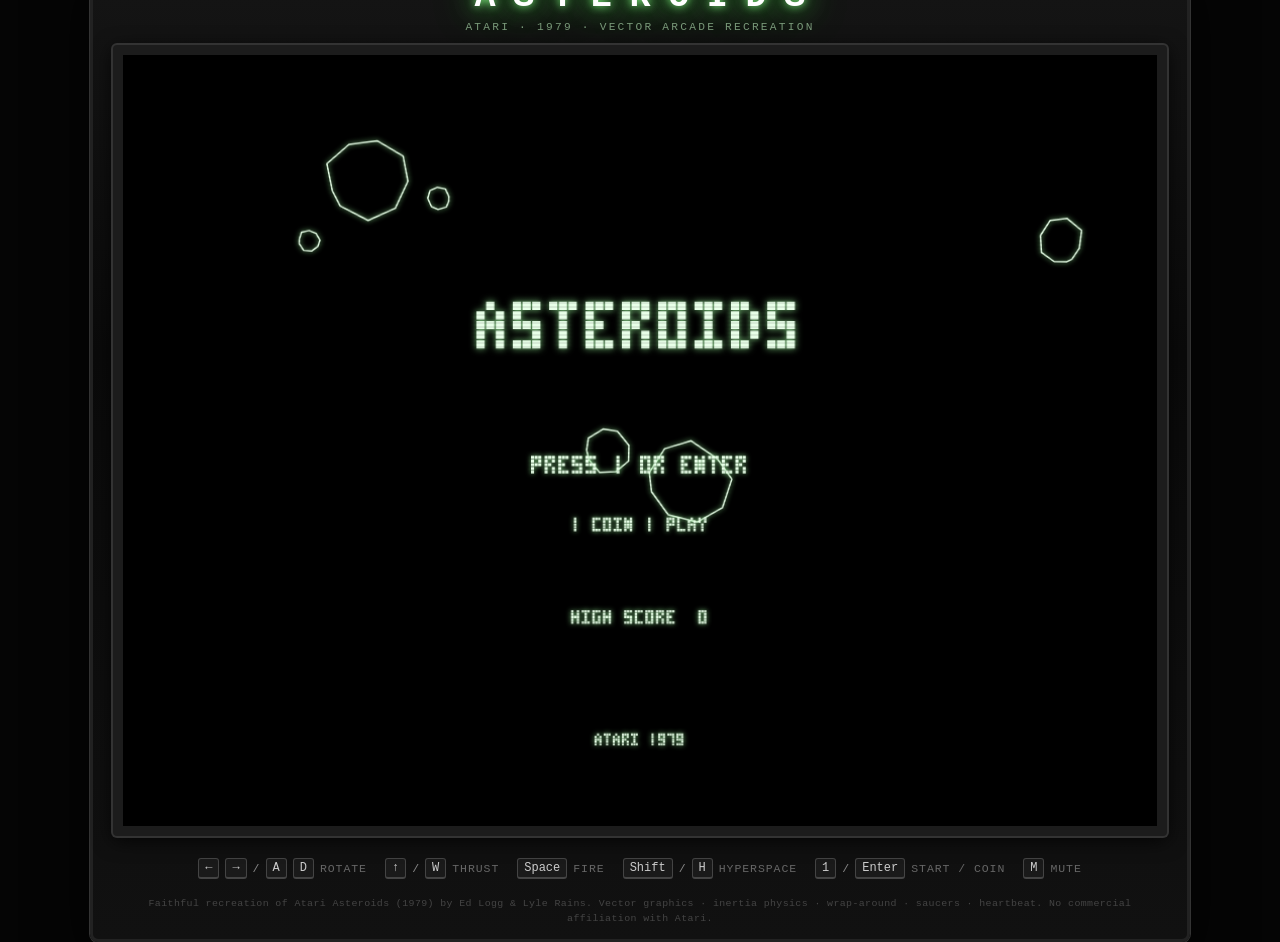
<file: asteroids/index.html>
<!DOCTYPE html>
<html lang="en">
<head>
  <meta charset="UTF-8" />
  <meta name="viewport" content="width=device-width, initial-scale=1.0" />
  <meta name="robots" content="noindex, nofollow, noarchive, nosnippet, noimageindex" />
  <meta name="googlebot" content="noindex, nofollow, noarchive, nosnippet, noimageindex" />
  <meta name="description" content="Asteroids — 1979 Atari vector arcade recreation." />
  <title>ASTEROIDS — 1979 Atari Arcade</title>
  <link rel="icon" href="../favicon.svg" type="image/svg+xml" />
  <link rel="icon" href="../favicon-32.png" type="image/png" sizes="32x32" />
  <link rel="shortcut icon" href="../favicon.ico" />
  <link rel="apple-touch-icon" href="../apple-touch-icon.png" />
  <link rel="stylesheet" href="style.css" />
</head>
<body>
  <div id="cabinet">
    <header class="marquee">
      <h1>ASTEROIDS</h1>
      <p class="subtitle">Atari · 1979 · Vector Arcade Recreation</p>
    </header>

    <div id="screen-bezel">
      <canvas id="game" width="1024" height="768" aria-label="Asteroids game screen"></canvas>
      <div id="overlay" class="hidden">
        <div id="overlay-msg"></div>
      </div>
    </div>

    <div class="controls-panel">
      <div class="ctrl-group">
        <kbd>←</kbd><kbd>→</kbd> / <kbd>A</kbd><kbd>D</kbd>
        <span>Rotate</span>
      </div>
      <div class="ctrl-group">
        <kbd>↑</kbd> / <kbd>W</kbd>
        <span>Thrust</span>
      </div>
      <div class="ctrl-group">
        <kbd>Space</kbd>
        <span>Fire</span>
      </div>
      <div class="ctrl-group">
        <kbd>Shift</kbd> / <kbd>H</kbd>
        <span>Hyperspace</span>
      </div>
      <div class="ctrl-group">
        <kbd>1</kbd> / <kbd>Enter</kbd>
        <span>Start / Coin</span>
      </div>
      <div class="ctrl-group">
        <kbd>M</kbd>
        <span>Mute</span>
      </div>
    </div>

    <footer class="credits">
      Faithful recreation of Atari Asteroids (1979) by Ed Logg &amp; Lyle Rains.
      Vector graphics · inertia physics · wrap-around · saucers · heartbeat.
      No commercial affiliation with Atari.
    </footer>
  </div>

  <script src="game.js"></script>
</body>
</html>
</file>
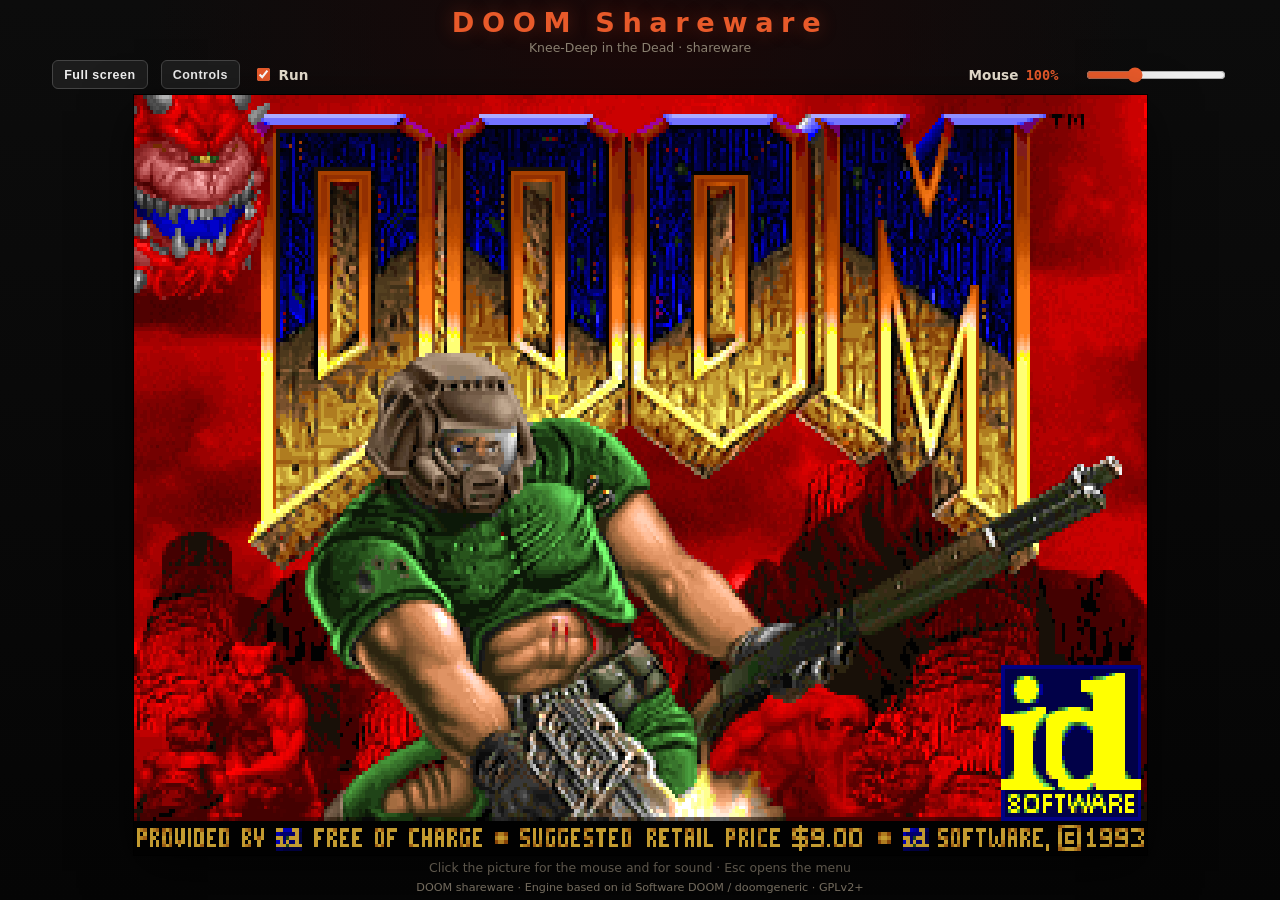
<file: doom/index.html>
<!DOCTYPE html>
<html lang="en">
<head>
  <meta charset="utf-8" />
  <meta name="viewport" content="width=device-width, initial-scale=1, maximum-scale=1, user-scalable=no" />
  <meta name="robots" content="noindex, nofollow, noarchive, nosnippet, noimageindex" />
  <meta name="googlebot" content="noindex, nofollow, noarchive, nosnippet, noimageindex" />
  <meta name="theme-color" content="#0a0a0a" />
  <meta name="description" content="Play the original Doom shareware in your browser — WebAssembly, no install." />
  <link rel="manifest" href="manifest.webmanifest" />
  <title>DOOM — Play Online</title>
  <link rel="icon" href="../favicon.svg" type="image/svg+xml" />
  <link rel="icon" href="../favicon-32.png" type="image/png" sizes="32x32" />
  <link rel="shortcut icon" href="../favicon.ico" />
  <link rel="apple-touch-icon" href="../apple-touch-icon.png" />
  <link rel="stylesheet" href="style.css" />
</head>
<body>
  <div id="app">
    <header id="top-bar">
      <h1 id="doom-title">DOOM</h1>
      <p class="tagline">Knee-Deep in the Dead · shareware</p>
    </header>

    <section id="loader" class="panel">
      <div class="panel-inner loader-center">
        <h2>Starting DOOM…</h2>
        <p class="loader-sub">Loading the shareware episode</p>
        <div class="spinner" aria-hidden="true"></div>
        <p id="load-status" class="status" aria-live="polite">Loading…</p>
      </div>
    </section>

    <main id="game-wrap" class="hidden">
      <div id="toolbar">
        <button type="button" id="full-btn">Full screen</button>
        <button type="button" id="controls-toggle" aria-expanded="false" aria-controls="controls-panel">Controls</button>
        <label class="check" for="always-run" title="Hold Shift to walk">
          <input id="always-run" type="checkbox" checked />
          Run
        </label>
        <label class="sens-label" for="mouse-sens">
          Mouse
          <span id="mouse-sens-value">100%</span>
          <input id="mouse-sens" type="range" min="25" max="250" step="5" value="100"
                 aria-valuemin="25" aria-valuemax="250" aria-valuenow="100" />
        </label>
      </div>

      <div id="stage">
        <div id="frame">
          <canvas id="doom-canvas" width="320" height="200" tabindex="0" aria-label="DOOM game view"></canvas>
        </div>
        <div id="touch-controls" aria-hidden="true">
          <div id="move-stick" class="stick-zone">
            <div class="stick-base" aria-hidden="true"><div class="stick-knob"></div></div>
          </div>
          <div class="touch-actions">
            <button type="button" data-key="ControlLeft" class="tbtn fire">FIRE</button>
            <button type="button" data-key="Space" class="tbtn use">USE</button>
          </div>
          <div class="touch-bar">
            <button type="button" data-key="Digit1" class="tbtn num">1</button>
            <button type="button" data-key="Digit2" class="tbtn num">2</button>
            <button type="button" data-key="Digit3" class="tbtn num">3</button>
            <button type="button" data-key="Digit4" class="tbtn num">4</button>
            <button type="button" data-key="Tab" class="tbtn">MAP</button>
            <button type="button" data-key="Escape" class="tbtn">MENU</button>
            <button type="button" data-key="Enter" class="tbtn">OK</button>
          </div>
        </div>
      </div>

      <p id="hud-hint">Click the picture for the mouse and for sound · Esc opens the menu</p>

      <aside id="controls-panel" hidden aria-label="Controls and settings">
        <h2 class="legend-title">Keyboard, mouse, pad</h2>
        <table class="legend-table">
          <tbody>
            <tr><td class="keys"><kbd>W</kbd> <kbd>A</kbd> <kbd>S</kbd> <kbd>D</kbd></td><td>Move, and sidestep</td></tr>
            <tr><td class="keys"><kbd>↑</kbd> <kbd>↓</kbd> <kbd>←</kbd> <kbd>→</kbd></td><td>Move forward / back, turn</td></tr>
            <tr><td class="keys"><kbd>E</kbd> <kbd>Space</kbd></td><td>Use / open doors and switches</td></tr>
            <tr><td class="keys"><kbd>Ctrl</kbd> or left click</td><td>Fire</td></tr>
            <tr><td class="keys" id="shift-keys"><kbd>Shift</kbd></td><td id="shift-help">Walk (Run is on)</td></tr>
            <tr><td class="keys"><kbd>,</kbd> <kbd>.</kbd> <kbd>Alt</kbd></td><td>Sidestep · Alt with the arrows sidesteps</td></tr>
            <tr><td class="keys"><kbd>1</kbd> – <kbd>7</kbd> <kbd>[</kbd> <kbd>]</kbd></td><td>Weapons · mouse wheel changes weapon</td></tr>
            <tr><td class="keys">Mouse</td><td>Turn. Up and down does not walk you</td></tr>
            <tr><td class="keys">Right click</td><td>Sidestep while you turn the mouse</td></tr>
            <tr><td class="keys"><kbd>Tab</kbd></td><td>Automap</td></tr>
            <tr><td class="keys"><kbd>Esc</kbd> <kbd>Enter</kbd></td><td>Menu · confirm</td></tr>
            <tr><td class="keys">Gamepad</td><td>Left stick moves, right stick turns, right trigger fires, A uses, shoulders change weapon, Start or B is the menu</td></tr>
            <tr><td class="keys">Phone</td><td>The stick moves. Drag the picture to turn. Fire and Use sit with the stick</td></tr>
          </tbody>
        </table>
        <p id="save-note" class="save-note">
          <strong>Save games</strong> stay in <em>this browser only</em> (IndexedDB on this website).
          They are not uploaded. Another browser or device will not see them.
          In the game: <kbd>Esc</kbd> → Save Game / Load Game.
        </p>
      </aside>
    </main>

    <footer id="foot">
      <span>DOOM shareware · Engine based on id Software DOOM / doomgeneric · GPLv2+</span>
    </footer>
  </div>

  <script src="music.js"></script>
  <script src="app.js"></script>
  <script async src="doom.js"></script>
</body>
</html>
</file>
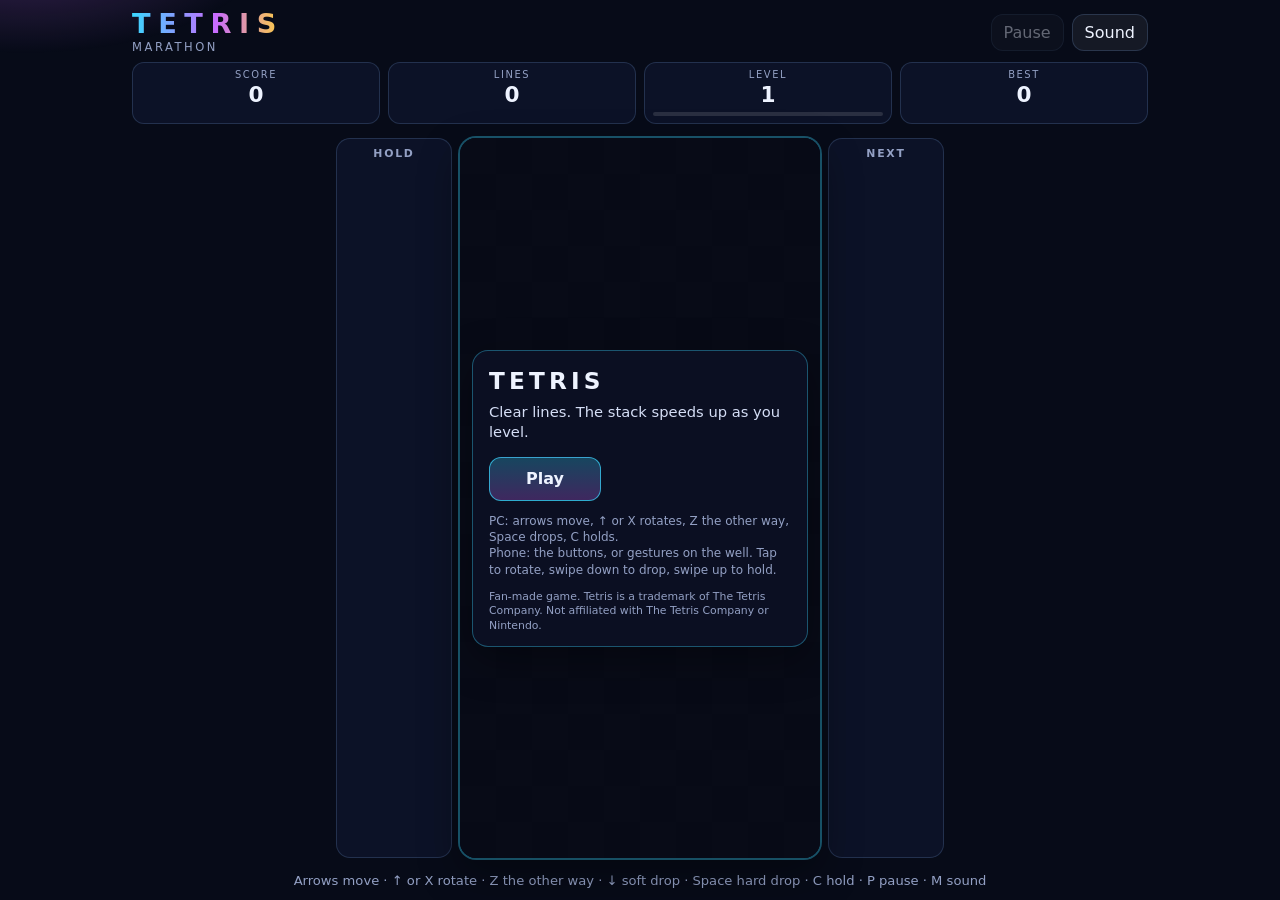
<file: nestetris/index.html>
<!DOCTYPE html>
<html lang="en">
<head>
  <meta charset="UTF-8">
  <meta name="viewport" content="width=device-width, initial-scale=1, viewport-fit=cover">
  <meta name="robots" content="noindex, nofollow, noarchive, nosnippet, noimageindex">
  <meta name="googlebot" content="noindex, nofollow, noarchive, nosnippet, noimageindex">
  <meta name="theme-color" content="#070b18">
  <meta name="apple-mobile-web-app-capable" content="yes">
  <meta name="mobile-web-app-capable" content="yes">
  <meta name="description" content="A colorful marathon Tetris you can play on a PC or a phone. Hold, hard drop, ghost piece, and a next queue.">
  <title>TETRIS</title>
  <link rel="icon" href="../favicon.svg" type="image/svg+xml">
  <link rel="icon" href="../favicon-32.png" type="image/png" sizes="32x32">
  <link rel="shortcut icon" href="../favicon.ico">
  <link rel="apple-touch-icon" href="../apple-touch-icon.png">
  <link rel="stylesheet" href="css/style.css">
</head>
<body>
  <div class="app">
    <header class="top">
      <div class="brand">
        <h1>TETRIS</h1>
        <p class="tag">Marathon</p>
      </div>
      <div class="top-actions">
        <button id="pauseBtn" type="button" disabled>Pause</button>
        <button id="muteBtn" type="button" aria-pressed="false">Sound</button>
      </div>
    </header>

    <section class="meters" aria-label="Score">
      <div class="meter">
        <span>Score</span>
        <strong id="score">0</strong>
      </div>
      <div class="meter">
        <span>Lines</span>
        <strong id="lines">0</strong>
      </div>
      <div class="meter">
        <span>Level</span>
        <strong id="level">1</strong>
        <i class="track"><b id="bar"></b></i>
      </div>
      <div class="meter">
        <span>Best</span>
        <strong id="best">0</strong>
      </div>
    </section>

    <div class="stage">
      <section class="panel">
        <h2>Hold</h2>
        <canvas id="hold" width="96" height="80" aria-hidden="true"></canvas>
      </section>

      <div class="well-wrap" id="wellWrap">
        <canvas id="well" width="200" height="400" aria-label="Tetris playfield"></canvas>
        <p id="banner" class="banner" aria-live="polite"></p>
        <div id="overlay" class="overlay is-open">
          <div class="card">
            <h2 id="ovTitle">TETRIS</h2>
            <p id="ovText"></p>
            <p id="ovStats" class="ov-stats" hidden></p>
            <div class="ov-actions">
              <button id="resumeBtn" class="primary" type="button" hidden>Resume</button>
              <button id="playBtn" class="primary" type="button">Play</button>
              <button id="againBtn" class="primary" type="button" hidden>Play again</button>
            </div>
            <p id="how" class="how">PC: arrows move, ↑ or X rotates, Z the other way, Space drops, C holds.
Phone: the buttons, or gestures on the well. Tap to rotate, swipe down to drop, swipe up to hold.</p>
            <p class="legal">Fan-made game. Tetris is a trademark of The Tetris Company. Not affiliated with The Tetris Company or Nintendo.</p>
          </div>
        </div>
      </div>

      <section class="panel">
        <h2>Next</h2>
        <canvas id="next" width="96" height="280" aria-hidden="true"></canvas>
      </section>
    </div>

    <div class="controls">
      <button type="button" data-hold="left" aria-label="Move left">◀</button>
      <button type="button" data-hold="right" aria-label="Move right">▶</button>
      <button type="button" data-tap="rotate" aria-label="Rotate clockwise">⟳</button>
      <button type="button" data-hold="soft" aria-label="Soft drop">▼</button>
      <button type="button" data-tap="hard" aria-label="Hard drop">Drop</button>
      <button type="button" data-tap="hold" aria-label="Hold piece">Hold</button>
    </div>

    <p class="hint">Arrows move · ↑ or X rotate · Z the other way · ↓ soft drop · Space hard drop · C hold · P pause · M sound</p>
  </div>

  <script src="js/engine.js"></script>
  <script src="js/render.js"></script>
  <script src="js/audio.js"></script>
  <script src="js/main.js"></script>
</body>
</html>
</file>
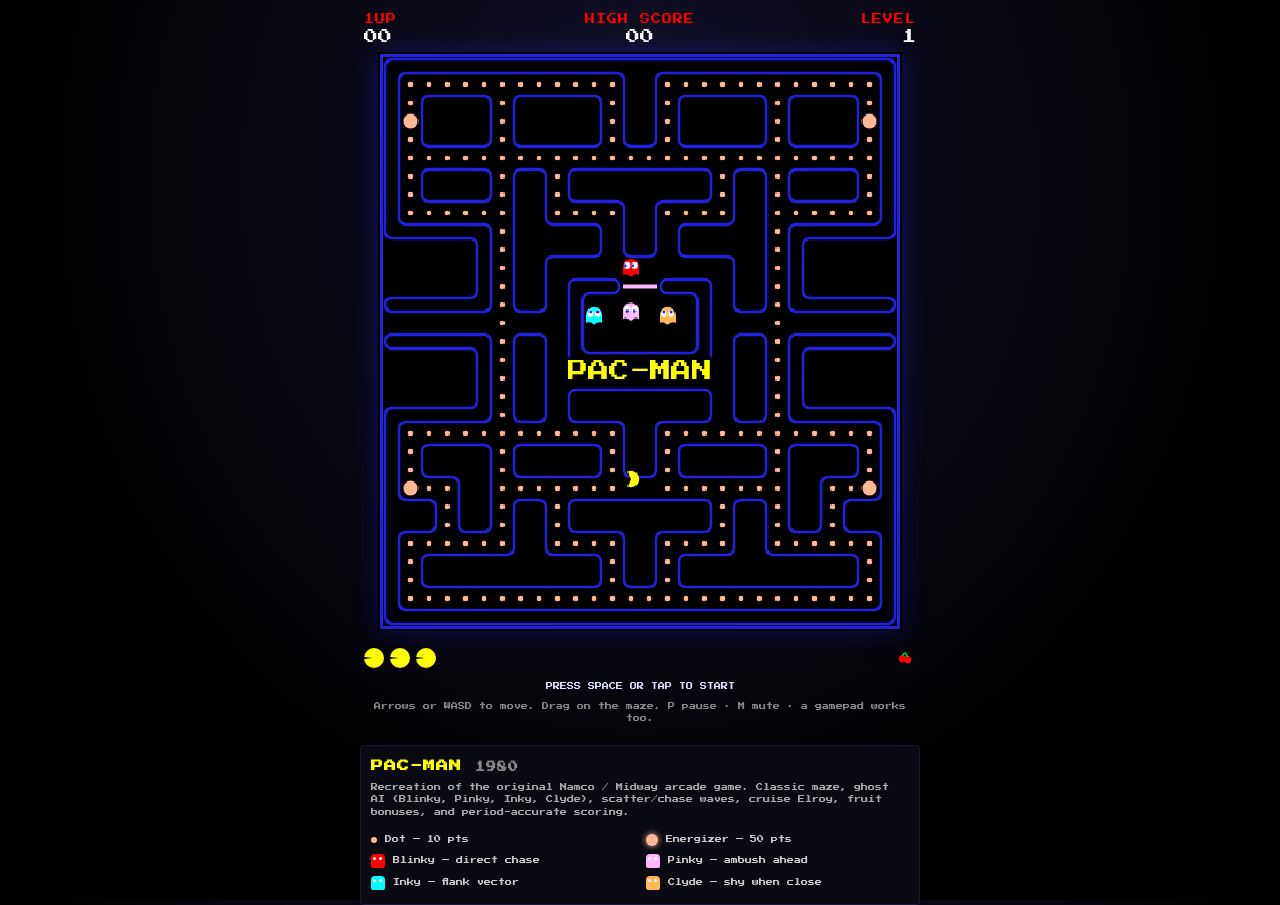
<file: pacman/index.html>
<!DOCTYPE html>
<html lang="en">
<head>
  <meta charset="UTF-8" />
  <meta name="viewport" content="width=device-width, initial-scale=1.0" />
  <meta name="robots" content="noindex, nofollow, noarchive, nosnippet, noimageindex" />
  <meta name="googlebot" content="noindex, nofollow, noarchive, nosnippet, noimageindex" />
  <meta name="description" content="Pac-Man — 1980 Namco/Midway arcade recreation with classic maze and ghost AI." />
  <title>PAC-MAN — 1980 Arcade Recreation</title>
  <link rel="icon" href="../favicon.svg" type="image/svg+xml" />
  <link rel="icon" href="../favicon-32.png" type="image/png" sizes="32x32" />
  <link rel="shortcut icon" href="../favicon.ico" />
  <link rel="apple-touch-icon" href="../apple-touch-icon.png" />
  <link rel="stylesheet" href="style.css" />
  <link rel="preconnect" href="https://fonts.googleapis.com" />
  <link rel="preconnect" href="https://fonts.gstatic.com" crossorigin />
  <link href="https://fonts.googleapis.com/css2?family=Press+Start+2P&display=swap" rel="stylesheet" />
</head>
<body>
  <div id="app">
    <header class="hud">
      <div class="hud-block">
        <div class="label">1UP</div>
        <div id="score" class="value">00</div>
      </div>
      <div class="hud-block center">
        <div class="label">HIGH SCORE</div>
        <div id="highscore" class="value">00</div>
      </div>
      <div class="hud-block right">
        <div class="label">LEVEL</div>
        <div id="level" class="value">1</div>
      </div>
    </header>

    <div id="game-wrap">
      <canvas id="game" width="448" height="496" aria-label="Pac-Man game canvas"></canvas>
    </div>

    <footer class="hud bottom">
      <div id="lives" class="lives" aria-label="Lives remaining"></div>
      <div id="fruit-tray" class="fruit-tray" aria-label="Level fruit indicators"></div>
    </footer>

    <p id="status" class="status" role="status">PRESS SPACE OR TAP TO START</p>

    <div id="touch-controls">
      <div class="dpad" aria-label="Direction pad">
        <button type="button" data-dir="up" aria-label="Up"></button>
        <button type="button" data-dir="left" aria-label="Left"></button>
        <button type="button" data-dir="down" aria-label="Down"></button>
        <button type="button" data-dir="right" aria-label="Right"></button>
      </div>
      <div class="touch-actions">
        <button type="button" id="btn-pause">Pause</button>
        <button type="button" id="btn-mute">Mute</button>
      </div>
    </div>

    <p class="hint">Arrows or WASD to move. Drag on the maze. P pause · M mute · a gamepad works too.</p>

    <section class="info">
      <h1>PAC-MAN <span class="year">1980</span></h1>
      <p class="credits">
        Recreation of the original Namco / Midway arcade game.
        Classic maze, ghost AI (Blinky, Pinky, Inky, Clyde), scatter/chase waves,
        cruise Elroy, fruit bonuses, and period-accurate scoring.
      </p>
      <div class="legend">
        <div><span class="dot-swatch"></span> Dot — 10 pts</div>
        <div><span class="energizer-swatch"></span> Energizer — 50 pts</div>
        <div><span class="ghost-swatch b"></span> Blinky — direct chase</div>
        <div><span class="ghost-swatch p"></span> Pinky — ambush ahead</div>
        <div><span class="ghost-swatch i"></span> Inky — flank vector</div>
        <div><span class="ghost-swatch c"></span> Clyde — shy when close</div>
      </div>
    </section>
  </div>
  <script src="game.js"></script>
</body>
</html>
</file>
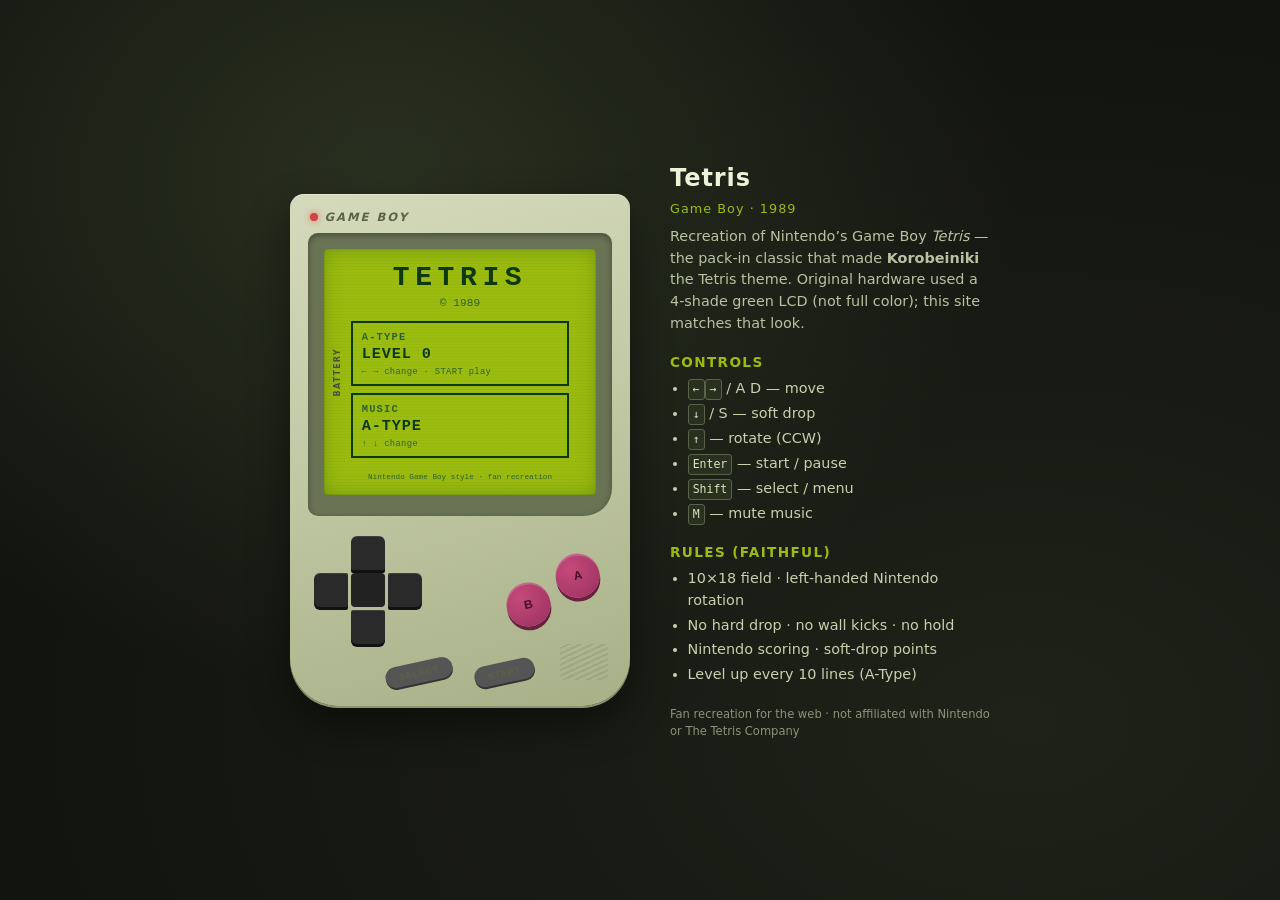
<file: tetris/index.html>
<!DOCTYPE html>
<html lang="en">
<head>
  <meta charset="UTF-8" />
  <meta name="viewport" content="width=device-width, initial-scale=1.0, maximum-scale=1.0, user-scalable=no" />
  <meta name="robots" content="noindex, nofollow, noarchive, nosnippet, noimageindex" />
  <meta name="googlebot" content="noindex, nofollow, noarchive, nosnippet, noimageindex" />
  <meta name="description" content="Playable recreation of Nintendo Game Boy Tetris (1989) — A-Type marathon, Nintendo scoring, left-handed rotation, and Korobeiniki music." />
  <meta name="theme-color" content="#8B956D" />
  <title>TETRIS — Game Boy (1989)</title>
  <link rel="stylesheet" href="css/style.css" />
  <link rel="icon" href="data:image/svg+xml,<svg xmlns='http://www.w3.org/2000/svg' viewBox='0 0 100 100'><rect fill='%239BBC0F' width='100' height='100' rx='12'/><text y='.72em' x='50%' text-anchor='middle' font-size='70' font-family='monospace' fill='%230F380F'>T</text></svg>" />
</head>
<body>
  <div class="page">
    <div class="device" id="device">
      <div class="device-brand">
        <span class="brand-dot"></span>
        <span class="brand-text">GAME BOY</span>
      </div>

      <div class="bezel">
        <div class="lcd" id="lcd">
          <!-- TITLE / MENU -->
          <section id="screen-menu" class="screen active">
            <div class="menu-title">TETRIS</div>
            <div class="menu-sub">© 1989</div>
            <div class="menu-block">
              <p class="menu-label">A-TYPE</p>
              <p class="menu-row">LEVEL <span id="menu-level">0</span></p>
              <p class="menu-hint">← → change · START play</p>
            </div>
            <div class="menu-block">
              <p class="menu-label">MUSIC</p>
              <p class="menu-row" id="menu-music">A-TYPE</p>
              <p class="menu-hint">↑ ↓ change</p>
            </div>
            <p class="menu-foot">Nintendo Game Boy style · fan recreation</p>
          </section>

          <!-- PLAY -->
          <section id="screen-play" class="screen" hidden>
            <div class="play-layout">
              <div class="field-col">
                <canvas id="board" width="100" height="180" aria-label="Playfield"></canvas>
              </div>
              <aside class="stats-col">
                <div class="stat-box">
                  <div class="stat-h">SCORE</div>
                  <div class="stat-v" id="hud-score">0</div>
                </div>
                <div class="stat-box">
                  <div class="stat-h">LEVEL</div>
                  <div class="stat-v" id="hud-level">0</div>
                </div>
                <div class="stat-box">
                  <div class="stat-h">LINES</div>
                  <div class="stat-v" id="hud-lines">0</div>
                </div>
                <div class="stat-box next-box">
                  <div class="stat-h">NEXT</div>
                  <canvas id="next" width="48" height="40" aria-label="Next piece"></canvas>
                </div>
              </aside>
            </div>
            <div id="pause-overlay" class="overlay" hidden>PAUSE</div>
          </section>

          <!-- GAME OVER -->
          <section id="screen-over" class="screen" hidden>
            <div class="menu-title">GAME<br />OVER</div>
            <div class="menu-block">
              <p class="menu-row">SCORE <span id="over-score">0</span></p>
              <p class="menu-row">LEVEL <span id="over-level">0</span></p>
              <p class="menu-row">LINES <span id="over-lines">0</span></p>
            </div>
            <p class="menu-hint">START — again · SELECT — menu</p>
          </section>
        </div>
        <div class="lcd-power">BATTERY</div>
      </div>

      <div class="controls-area">
        <div class="dpad" aria-hidden="true">
          <button type="button" class="pad-btn pad-up" data-btn="up" aria-label="Up"></button>
          <button type="button" class="pad-btn pad-left" data-btn="left" aria-label="Left"></button>
          <button type="button" class="pad-btn pad-right" data-btn="right" aria-label="Right"></button>
          <button type="button" class="pad-btn pad-down" data-btn="down" aria-label="Down"></button>
          <div class="pad-center"></div>
        </div>
        <div class="face-btns">
          <button type="button" class="face-btn btn-b" data-btn="b" aria-label="B">B</button>
          <button type="button" class="face-btn btn-a" data-btn="a" aria-label="A">A</button>
        </div>
      </div>

      <div class="start-select">
        <button type="button" class="ss-btn" data-btn="select" aria-label="Select">SELECT</button>
        <button type="button" class="ss-btn" data-btn="start" aria-label="Start">START</button>
      </div>

      <div class="speaker" aria-hidden="true"></div>
    </div>

    <aside class="help">
      <h1>Tetris <span>Game Boy · 1989</span></h1>
      <p>
        Recreation of Nintendo’s Game Boy <em>Tetris</em> — the pack-in classic that made
        <strong>Korobeiniki</strong> the Tetris theme. Original hardware used a
        4-shade green LCD (not full color); this site matches that look.
      </p>
      <h2>Controls</h2>
      <ul>
        <li><kbd>←</kbd><kbd>→</kbd> / A D — move</li>
        <li><kbd>↓</kbd> / S — soft drop</li>
        <li><kbd>↑</kbd> — rotate (CCW)</li>
        <li><kbd>Enter</kbd> — start / pause</li>
        <li><kbd>Shift</kbd> — select / menu</li>
        <li><kbd>M</kbd> — mute music</li>
      </ul>
      <h2>Rules (faithful)</h2>
      <ul>
        <li>10×18 field · left-handed Nintendo rotation</li>
        <li>No hard drop · no wall kicks · no hold</li>
        <li>Nintendo scoring · soft-drop points</li>
        <li>Level up every 10 lines (A-Type)</li>
      </ul>
      <p class="credit">Fan recreation for the web · not affiliated with Nintendo or The Tetris Company</p>
    </aside>
  </div>

  <script type="module" src="js/main.js"></script>
</body>
</html>
</file>
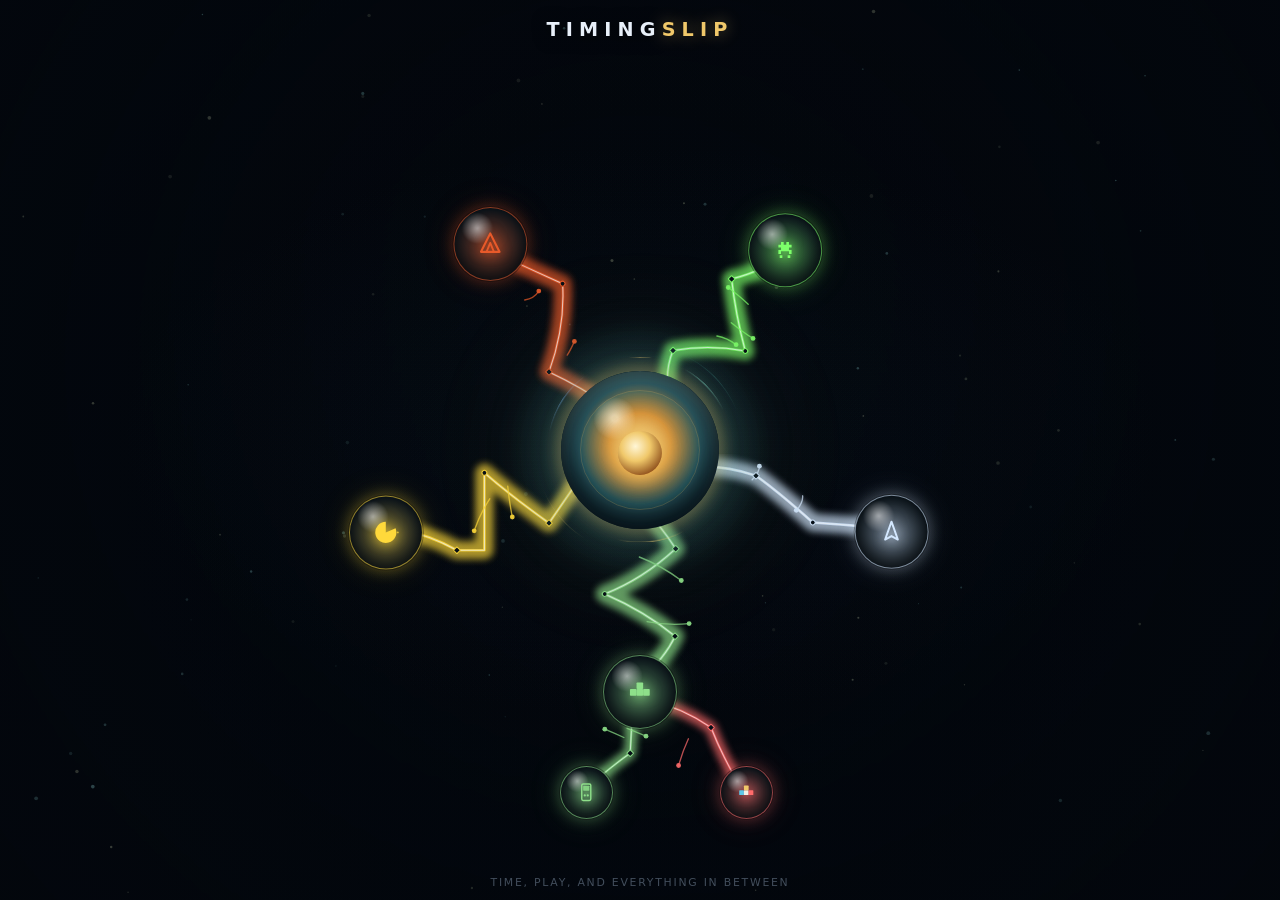
<file: living.html>
<!DOCTYPE html>
<html lang="en">
<head>
  <meta charset="UTF-8" />
  <meta name="viewport" content="width=device-width, initial-scale=1, viewport-fit=cover" />
  <meta name="robots" content="noindex, nofollow, noarchive, nosnippet, noimageindex" />
  <meta name="googlebot" content="noindex, nofollow, noarchive, nosnippet, noimageindex" />
  <meta name="description" content="TimingSlip" />
  <meta name="theme-color" content="#03070d" />
  <title>TimingSlip</title>
  <link rel="icon" href="favicon.svg" type="image/svg+xml" />
  <link rel="icon" href="favicon-32.png" type="image/png" sizes="32x32" />
  <link rel="shortcut icon" href="favicon.ico" />
  <link rel="apple-touch-icon" href="apple-touch-icon.png" />
  <style>
    :root {
      --bg: #03070d;
      --text: #e8f0fa;
      --muted: #8aa3bb;
      --accent: #f0c86a;
      --hub: 158px;
      --sat: 74px;
      --r: min(clamp(148px, 28vmin, 270px), calc(50vw - var(--sat) / 2 - 168px), calc(50vh - var(--sat) / 2 - 120px));
      --font: "Segoe UI", system-ui, -apple-system, BlinkMacSystemFont, "Helvetica Neue", sans-serif;
      --safe-t: env(safe-area-inset-top, 0px);
      --safe-b: env(safe-area-inset-bottom, 0px);
      color-scheme: dark;
    }

    *,
    *::before,
    *::after { box-sizing: border-box; }

    html, body {
      margin: 0;
      height: 100%;
      min-height: 100dvh;
      overflow: hidden;
      font-family: var(--font);
      color: var(--text);
      background: var(--bg);
      -webkit-font-smoothing: antialiased;
    }

    .bg-video {
      position: fixed;
      inset: 0;
      width: 100%;
      height: 100%;
      object-fit: cover;
      z-index: 0;
      pointer-events: none;
      opacity: 0.28;
      filter: saturate(0.7) contrast(1.05);
    }

    .bg-wash {
      position: fixed;
      inset: 0;
      z-index: 1;
      pointer-events: none;
      background:
        radial-gradient(ellipse 70% 55% at 50% 48%, rgba(18, 42, 58, 0.15), transparent 58%),
        radial-gradient(circle at 50% 50%, transparent 18%, rgba(3, 7, 13, 0.55) 72%, rgba(3, 7, 13, 0.88) 100%),
        linear-gradient(180deg, rgba(3, 7, 13, 0.35), rgba(3, 7, 13, 0.62));
    }

    .bg-wash::after {
      content: "";
      position: absolute;
      inset: 0;
      opacity: 0.35;
      background-image:
        repeating-linear-gradient(0deg, transparent 0 3px, rgba(90, 160, 190, 0.018) 3px 4px),
        repeating-linear-gradient(90deg, transparent 0 5px, rgba(90, 160, 190, 0.012) 5px 6px);
      mask-image: radial-gradient(circle at 50% 50%, #000 10%, transparent 72%);
    }

    #spores,
    #nervous,
    #probe {
      position: fixed;
      inset: 0;
      width: 100%;
      height: 100%;
      pointer-events: none;
    }

    #spores { z-index: 2; }
    #nervous { z-index: 3; }
    #probe { z-index: 7; }

    .stage {
      position: relative;
      z-index: 4;
      width: 100%;
      height: 100dvh;
      min-height: 100svh;
    }

    .hub {
      position: absolute;
      left: 50%;
      top: 50%;
      width: 0;
      height: 0;
      z-index: 7;
    }

    .hub-orb {
      position: absolute;
      left: 0;
      top: 0;
      width: var(--hub);
      height: var(--hub);
      transform: translate(-50%, -50%) scale(0.72);
      opacity: 0;
      transition: transform 1.1s cubic-bezier(0.16, 1, 0.3, 1), opacity 0.8s ease;
    }

    a.hub-orb {
      display: block;
      color: inherit;
      text-decoration: none;
      cursor: pointer;
    }

    a.hub-orb:visited,
    a.hub-orb:hover,
    a.hub-orb:active {
      color: inherit;
      text-decoration: none;
    }

    a.hub-orb:focus {
      outline: none;
    }

    a.hub-orb:focus-visible {
      outline: 2px solid rgba(240, 200, 106, 0.75);
      outline-offset: 6px;
    }

    body.is-ready .hub-orb,
    .stage.is-ready .hub-orb {
      transform: translate(-50%, -50%) scale(1);
      opacity: 1;
    }

    .hub-corona {
      position: absolute;
      inset: -38%;
      border-radius: 50%;
      background:
        radial-gradient(circle, rgba(240, 200, 106, 0.28) 0%, rgba(70, 180, 190, 0.12) 36%, transparent 68%);
      animation: corona 6.4s ease-in-out infinite;
      pointer-events: none;
    }

    .hub-ring,
    .hub-ring-2 {
      position: absolute;
      border-radius: 50%;
      pointer-events: none;
      border: 1px solid transparent;
    }

    .hub-ring {
      inset: -14px;
      background:
        conic-gradient(from 0deg,
          transparent 0 8%,
          rgba(126, 230, 214, 0.7) 12%,
          transparent 18% 42%,
          rgba(240, 200, 106, 0.75) 48%,
          transparent 54% 78%,
          rgba(110, 180, 255, 0.55) 84%,
          transparent 90%);
      -webkit-mask: radial-gradient(farthest-side, transparent calc(100% - 2px), #000 100%);
              mask: radial-gradient(farthest-side, transparent calc(100% - 2px), #000 100%);
      animation: spin 22s linear infinite;
    }

    .hub-ring-2 {
      inset: -26px;
      background:
        conic-gradient(from 140deg,
          transparent 0 20%,
          rgba(240, 200, 106, 0.35) 24%,
          transparent 30% 68%,
          rgba(90, 210, 200, 0.4) 74%,
          transparent 80%);
      -webkit-mask: radial-gradient(farthest-side, transparent calc(100% - 1.5px), #000 100%);
              mask: radial-gradient(farthest-side, transparent calc(100% - 1.5px), #000 100%);
      animation: spin 38s linear infinite reverse;
      opacity: 0.8;
    }

    .hub-body {
      position: absolute;
      inset: 0;
      border-radius: 50%;
      overflow: hidden;
      background:
        radial-gradient(circle at 34% 30%, rgba(255, 246, 220, 0.7) 0 2%, transparent 14%),
        radial-gradient(circle at 50% 46%, #f4d48a 0%, #d4923a 26%, #24505a 52%, #0a1820 74%, #05090e 100%);
      box-shadow:
        0 0 18px 3px rgba(240, 200, 106, 0.4),
        0 0 64px 16px rgba(64, 170, 180, 0.2),
        0 0 120px 36px rgba(240, 200, 106, 0.08),
        inset 0 -18px 28px rgba(0, 8, 14, 0.45),
        inset 0 10px 18px rgba(255, 236, 190, 0.12);
    }

    .hub-body::after {
      content: "";
      position: absolute;
      inset: 12%;
      border-radius: 50%;
      border: 1px solid rgba(240, 200, 106, 0.18);
      box-shadow: inset 0 0 22px rgba(40, 200, 190, 0.12);
    }

    .hub-core {
      position: absolute;
      left: 50%;
      top: 52%;
      width: 28%;
      height: 28%;
      transform: translate(-50%, -50%);
      border-radius: 50%;
      background:
        radial-gradient(circle at 40% 35%, #fff6d6, #f0c86a 38%, #8a4a18 80%);
      box-shadow:
        0 0 16px 4px rgba(240, 200, 106, 0.7),
        0 0 40px 10px rgba(240, 180, 80, 0.25);
      animation: pulse var(--beat, 3.6s) ease-in-out infinite;
    }

    .hub-speck {
      position: absolute;
      left: 50%;
      top: 50%;
      width: 3px;
      height: 3px;
      border-radius: 50%;
      background: rgba(180, 255, 240, 0.55);
      box-shadow: 0 0 5px rgba(140, 240, 220, 0.45);
      animation: orbit 11s linear infinite;
    }

    .hub-speck:nth-child(2) { animation-duration: 17s; animation-delay: -4s; width: 3px; height: 3px; }
    .hub-speck:nth-child(3) { animation-duration: 13s; animation-delay: -8s; }

    .brand {
      position: absolute;
      left: 50%;
      top: calc(1.15rem + var(--safe-t));
      transform: translateX(-50%);
      text-align: center;
      width: max-content;
      z-index: 7;
      pointer-events: none;
      opacity: 0;
      transition: opacity 0.9s ease 0.35s;
    }

    body.is-ready .brand,
    .stage.is-ready .brand { opacity: 1; }

    .brand h1 {
      margin: 0;
      font-size: clamp(0.86rem, 2.1vw, 1.2rem);
      font-weight: 700;
      letter-spacing: 0.32em;
      text-transform: uppercase;
      text-shadow: 0 2px 16px rgba(0, 0, 0, 0.7);
    }

    .brand h1 span {
      color: var(--accent);
      text-shadow: 0 0 16px rgba(240, 200, 106, 0.45);
    }

    .constellation {
      position: absolute;
      inset: 0;
    }

    .constellation,
    .sat,
    .sat-branch {
      pointer-events: none;
    }

    .sat {
      position: absolute;
      left: 50%;
      top: 50%;
      width: var(--sat);
      height: var(--sat);
      color: inherit;
      text-decoration: none;
      transform: translate(-50%, -50%) rotate(var(--a)) translateY(calc(-1 * var(--r) * var(--rm, 1))) rotate(calc(var(--a) * -1));
      z-index: 6;
    }

    .orb {
      position: absolute;
      inset: 0;
      display: grid;
      place-items: center;
      border-radius: 50%;
      transform: scale(0.35);
      opacity: 0;
      color: var(--c);
      background:
        radial-gradient(circle at 32% 28%, rgba(255, 255, 255, 0.55), transparent 22%),
        radial-gradient(circle at 50% 54%, color-mix(in srgb, var(--c) 55%, #0a1218) 0%, #0a1218 72%);
      border: 1px solid color-mix(in srgb, var(--c) 55%, transparent);
      box-shadow:
        0 0 0 1px rgba(0, 0, 0, 0.35),
        0 0 16px color-mix(in srgb, var(--c) 35%, transparent),
        0 0 36px color-mix(in srgb, var(--c) 14%, transparent),
        inset 0 -10px 16px rgba(0, 0, 0, 0.35);
      transition:
        transform 0.7s cubic-bezier(0.16, 1, 0.3, 1),
        opacity 0.55s ease,
        box-shadow 0.3s ease,
        border-color 0.3s ease;
      transition-delay: var(--d, 0s);
    }

    .orb svg {
      width: 44%;
      height: 44%;
      filter: drop-shadow(0 0 6px color-mix(in srgb, var(--c) 55%, transparent));
    }

    body.is-ready .orb,
    .stage.is-ready .orb {
      transform: scale(1);
      opacity: 1;
    }

    .sat:hover > .orb,
    .sat:focus-visible > .orb,
    .sat-branch:hover .orb,
    .sat-branch:focus-visible .orb {
      transform: scale(1.12);
      border-color: color-mix(in srgb, var(--c) 90%, white);
      box-shadow:
        0 0 0 1px rgba(0, 0, 0, 0.35),
        0 0 22px color-mix(in srgb, var(--c) 60%, transparent),
        0 0 54px color-mix(in srgb, var(--c) 28%, transparent),
        inset 0 -10px 16px rgba(0, 0, 0, 0.3);
      outline: none;
    }

    .sat:focus-visible > .orb,
    .sat-branch:focus-visible .orb {
      outline: 2px solid var(--c);
      outline-offset: 5px;
    }

    .sat:focus,
    .sat-branch:focus {
      outline: none;
    }

    .sat--fork {
      cursor: default;
    }

    .sat--fork:hover,
    .sat--fork:focus-within,
    body[data-focus="tetris"] .sat--fork {
      z-index: 7;
    }

    .sat-branch {
      position: absolute;
      width: calc(var(--sat) * 0.72);
      height: calc(var(--sat) * 0.72);
      color: inherit;
      text-decoration: none;
      z-index: 7;
    }

    .sat-branch[data-fork="gb"] {
      left: calc(50% + var(--sat) * -1.08);
      top: calc(50% + var(--sat) * 1);
    }

    .sat-branch[data-fork="nes"] {
      left: calc(50% + var(--sat) * 1.08);
      top: calc(50% + var(--sat) * 1);
    }

    .sat-branch-label { display: none; }

    .brand h1 .ch {
      display: inline-block;
      color: inherit;
      text-shadow: inherit;
    }

    .brand h1 .ch.accent {
      color: var(--accent);
      text-shadow: 0 0 16px rgba(240, 200, 106, 0.45);
    }

    .brand.is-slipping {
      transition: none;
    }

    .brand.is-slipping .ch {
      animation: letter-slip 1.85s cubic-bezier(0.22, 0.08, 0.25, 1) forwards;
      animation-delay: var(--ld, 0s);
    }

    .brand.is-gone,
    .footer.is-gone {
      opacity: 0 !important;
      visibility: hidden;
    }

    .orb.is-pop {
      animation: orb-pop 0.62s cubic-bezier(0.2, 0.7, 0.25, 1) forwards;
      transition: none;
    }

    .vein.is-retracting .growing {
      stroke-dashoffset: 1;
      transition: stroke-dashoffset 0.72s cubic-bezier(0.4, 0, 1, 1);
    }

    body.is-grown .vein.is-retracting .growing {
      stroke-dashoffset: 1;
    }

    .vein.is-retracting .vein-flow,
    .vein.is-retracting .node {
      opacity: 0;
      transition: opacity 0.28s ease;
    }

    .vein.is-retracting {
      opacity: 0;
      transition: opacity 0.35s ease 0.4s;
    }

    .vein.life .growing {
      stroke-dasharray: 1;
      stroke-dashoffset: 1;
    }

    .vein.life.is-open .growing {
      stroke-dashoffset: 0;
      transition: stroke-dashoffset var(--gd, 0.95s) cubic-bezier(0.4, 0, 0.2, 1);
    }

    .vein.life.is-open .node {
      opacity: 1;
      transition: opacity 0.4s ease;
      transition-delay: calc(var(--gd, 0.95s) * 0.72);
    }

    .vein.life.is-retracting .growing {
      stroke-dashoffset: 1;
      transition: stroke-dashoffset 0.7s cubic-bezier(0.4, 0, 1, 1);
    }

    .vein.life.is-retracting .node,
    .vein.life.is-retracting .vein-flow {
      opacity: 0;
      transition: opacity 0.25s ease;
    }

    #life {
      position: absolute;
      inset: 0;
      z-index: 6;
      pointer-events: none;
    }

    .life-orb {
      position: absolute;
      width: var(--s, 28px);
      height: var(--s, 28px);
      margin: 0;
      border-radius: 50%;
      transform: translate(-50%, -50%) scale(0.2);
      opacity: 0;
      color: var(--c);
      background:
        radial-gradient(circle at 32% 28%, rgba(255, 255, 255, 0.55), transparent 22%),
        radial-gradient(circle at 50% 54%, color-mix(in srgb, var(--c) 55%, #0a1218) 0%, #0a1218 72%);
      border: 1px solid color-mix(in srgb, var(--c) 55%, transparent);
      box-shadow:
        0 0 0 1px rgba(0, 0, 0, 0.35),
        0 0 14px color-mix(in srgb, var(--c) 35%, transparent),
        0 0 28px color-mix(in srgb, var(--c) 14%, transparent),
        inset 0 -8px 12px rgba(0, 0, 0, 0.35);
    }

    .life-orb.is-in {
      opacity: 1;
      transform: translate(-50%, -50%) scale(1);
      transition:
        transform 0.55s cubic-bezier(0.16, 1, 0.3, 1),
        opacity 0.4s ease;
    }

    .life-orb {
      cursor: pointer;
      pointer-events: auto;
      touch-action: manipulation;
    }

    .life-core {
      position: absolute;
      left: 50%;
      top: 52%;
      width: 34%;
      height: 34%;
      border-radius: 50%;
      transform: translate(-50%, -50%);
      background: radial-gradient(circle at 40% 35%, #fff8e8, var(--c) 46%, transparent 76%);
      box-shadow: 0 0 8px color-mix(in srgb, var(--c) 75%, transparent);
      opacity: 0.8;
      pointer-events: none;
    }

    .life-orb.is-in .life-core {
      animation: life-breathe 4.8s ease-in-out infinite;
      animation-delay: var(--bd, 0s);
    }

    .life-orb.is-pop .life-core { animation: none; }

    .life-orb.is-in::after {
      content: "";
      position: absolute;
      inset: -5px;
      border-radius: 50%;
      border: 1px solid color-mix(in srgb, var(--c) 75%, white);
      opacity: 0;
      pointer-events: none;
      animation: birth-ring 0.9s ease-out;
    }

    .life-orb.is-hot {
      z-index: 2;
      border-color: color-mix(in srgb, var(--c) 90%, white);
      box-shadow:
        0 0 0 1px rgba(0, 0, 0, 0.35),
        0 0 22px color-mix(in srgb, var(--c) 70%, transparent),
        0 0 48px color-mix(in srgb, var(--c) 30%, transparent),
        inset 0 -8px 12px rgba(0, 0, 0, 0.28);
    }

    .life-orb.is-pulse:not(.is-pop) {
      animation: life-pulse 0.6s ease-out;
    }

    .life-orb.is-pop {
      animation: life-pop 0.58s cubic-bezier(0.2, 0.7, 0.25, 1) forwards;
    }

    body[data-focus="colony"] .life-orb { opacity: 0.42; }
    body[data-focus="colony"] .life-orb.is-hot,
    body[data-focus="colony"] .life-orb.is-near { opacity: 1; }

    .tech {
      --c: var(--accent);
      position: fixed;
      z-index: 8;
      width: min(228px, calc(100vw - 28px));
      padding: 0.62rem 0.78rem 0.7rem;
      pointer-events: auto;
      color: var(--text);
      font-family: ui-monospace, "Cascadia Code", "SF Mono", Consolas, monospace;
      background:
        linear-gradient(180deg, rgba(12, 22, 34, 0.55), transparent 40%),
        rgba(5, 10, 16, 0.86);
      border: 1px solid color-mix(in srgb, var(--c) 55%, transparent);
      box-shadow:
        0 0 0 1px rgba(0, 0, 0, 0.45),
        0 14px 40px rgba(0, 0, 0, 0.5),
        0 0 28px color-mix(in srgb, var(--c) 20%, transparent);
      backdrop-filter: blur(12px);
      -webkit-backdrop-filter: blur(12px);
      opacity: 0;
      transform: translateY(8px);
      clip-path: inset(0 100% 0 0);
      transition:
        opacity 0.22s ease,
        transform 0.28s ease,
        clip-path 0.42s cubic-bezier(0.4, 0, 0.2, 1);
    }

    .tech.is-open {
      opacity: 1;
      transform: none;
      clip-path: inset(0 0 0 0);
    }

    .tech.is-out {
      opacity: 0;
      transform: translateY(-6px);
      clip-path: inset(0 0 0 100%);
      transition:
        opacity 0.45s ease,
        transform 0.45s ease,
        clip-path 0.5s ease;
    }

    .tech-k {
      display: block;
      margin-bottom: 0.18rem;
      font-size: 0.58rem;
      letter-spacing: 0.16em;
      text-transform: uppercase;
      color: var(--c);
    }

    .tech-title {
      display: block;
      font-size: 0.78rem;
      font-weight: 700;
      letter-spacing: 0.1em;
      text-transform: uppercase;
    }

    .tech-body {
      margin: 0.32rem 0 0;
      font-size: 0.72rem;
      line-height: 1.45;
      color: var(--muted);
      white-space: pre-line;
    }

    .tech::before,
    .tech::after {
      content: "";
      position: absolute;
      width: 11px;
      height: 11px;
      pointer-events: none;
    }

    .tech::before {
      top: -1px;
      left: -1px;
      border-top: 2px solid var(--c);
      border-left: 2px solid var(--c);
      box-shadow: 0 0 8px color-mix(in srgb, var(--c) 45%, transparent);
    }

    .tech::after {
      right: -1px;
      bottom: -1px;
      border-right: 2px solid var(--c);
      border-bottom: 2px solid var(--c);
      box-shadow: 0 0 8px color-mix(in srgb, var(--c) 45%, transparent);
    }

    #readout {
      --c: var(--accent);
      position: fixed;
      z-index: 8;
      width: min(272px, calc(100vw - 28px));
      padding: 0.78rem 0.95rem 0.88rem;
      pointer-events: none;
      color: var(--text);
      background:
        linear-gradient(180deg, rgba(12, 22, 34, 0.55), transparent 40%),
        rgba(5, 10, 16, 0.86);
      border: 1px solid color-mix(in srgb, var(--c) 55%, transparent);
      box-shadow:
        0 0 0 1px rgba(0, 0, 0, 0.45),
        0 14px 40px rgba(0, 0, 0, 0.5),
        0 0 28px color-mix(in srgb, var(--c) 20%, transparent);
      backdrop-filter: blur(12px);
      -webkit-backdrop-filter: blur(12px);
      opacity: 0;
      visibility: hidden;
      transform: translateY(8px);
      clip-path: inset(0 100% 0 0);
    }

    #readout.is-open {
      opacity: 1;
      visibility: visible;
      transform: none;
      clip-path: inset(0 0 0 0);
      transition:
        opacity 0.22s ease,
        transform 0.28s ease,
        clip-path 0.42s cubic-bezier(0.4, 0, 0.2, 1);
    }

    #readout::before,
    #readout::after {
      content: "";
      position: absolute;
      width: 11px;
      height: 11px;
      pointer-events: none;
    }

    #readout::before {
      top: -1px;
      left: -1px;
      border-top: 2px solid var(--c);
      border-left: 2px solid var(--c);
      box-shadow: 0 0 8px color-mix(in srgb, var(--c) 45%, transparent);
    }

    #readout::after {
      right: -1px;
      bottom: -1px;
      border-right: 2px solid var(--c);
      border-bottom: 2px solid var(--c);
      box-shadow: 0 0 8px color-mix(in srgb, var(--c) 45%, transparent);
    }

    .readout-kind {
      display: block;
      margin-bottom: 0.22rem;
      font-size: 0.62rem;
      letter-spacing: 0.16em;
      text-transform: uppercase;
      color: var(--c);
    }

    .readout-title {
      display: block;
      font-size: 1.02rem;
      font-weight: 700;
      letter-spacing: 0.08em;
      text-transform: uppercase;
    }

    .readout-desc {
      margin: 0.38rem 0 0;
      font-size: 0.84rem;
      line-height: 1.4;
      color: var(--muted);
      min-height: 3.6em;
    }

    #readout.is-title-only {
      padding-bottom: 0.72rem;
    }

    #readout.is-title-only .readout-kind,
    #readout.is-title-only .readout-desc {
      display: none;
      margin: 0;
      min-height: 0;
    }

    .readout-desc.is-typing::after {
      content: "▋";
      margin-left: 1px;
      color: var(--c);
      animation: blink 0.8s step-end infinite;
    }

    .probe-glow,
    .probe-body,
    .probe-core {
      fill: none;
      stroke-linecap: square;
      stroke-linejoin: miter;
    }

    .probe-glow { opacity: 0.55; }
    .probe-line {
      stroke-dasharray: 1;
      stroke-dashoffset: 1;
    }
    .probe-line.is-on {
      stroke-dashoffset: 0;
      transition: stroke-dashoffset 0.38s cubic-bezier(0.4, 0, 0.2, 1);
    }

    .footer {
      position: fixed;
      left: 0;
      right: 0;
      bottom: calc(0.7rem + var(--safe-b));
      z-index: 4;
      margin: 0;
      text-align: center;
      font-size: 0.68rem;
      letter-spacing: 0.16em;
      text-transform: uppercase;
      color: rgba(154, 176, 200, 0.42);
      pointer-events: none;
      transition: opacity 0.25s ease;
    }

    body[data-focus] .footer { opacity: 0; }

    .noscript {
      position: relative;
      z-index: 8;
      max-width: 28rem;
      margin: 2rem auto;
      padding: 1rem;
      color: var(--text);
    }

    .noscript a { color: var(--accent); }

    /* Veins live in #nervous (sibling of .stage), so state lives on body */
    .vein { opacity: 0.96; transition: opacity 0.35s ease, filter 0.35s ease; }
    body[data-focus] .vein {
      opacity: 0.18;
      filter: saturate(0.45);
    }
    body[data-focus] .vein.is-hot {
      opacity: 1;
      filter: none;
    }

    .vein-glow {
      fill: none;
      stroke-linecap: round;
      stroke-linejoin: round;
      opacity: 0.7;
    }

    .vein-body,
    .vein-core,
    .capillary {
      fill: none;
      stroke-linecap: round;
      stroke-linejoin: round;
    }

    .vein-flow {
      fill: none;
      stroke-linecap: round;
      stroke-dasharray: 7 26;
      opacity: 0;
    }

    body.is-flowing .vein-flow {
      opacity: 0.95;
      animation: flow 3.8s linear infinite;
    }

    body[data-focus] .vein.is-hot .vein-flow {
      animation-duration: 1.8s;
      opacity: 1;
    }

    .vein.is-surge .vein-flow {
      animation-duration: 1.05s;
      opacity: 1;
    }

    .growing {
      stroke-dasharray: 1;
      stroke-dashoffset: 1;
    }

    body.is-grown .growing {
      stroke-dashoffset: 0;
      transition: stroke-dashoffset 1.35s cubic-bezier(0.4, 0, 0.2, 1);
      transition-delay: var(--gd, 0s);
    }

    .node {
      opacity: 0;
    }

    body.is-grown .node {
      opacity: 1;
      transition: opacity 0.5s ease;
      transition-delay: calc(var(--gd, 0s) + 0.8s);
    }

    body.is-grown .vein.life .growing {
      stroke-dashoffset: 1;
      transition: none;
    }

    body.is-grown .vein.life.is-open .growing {
      stroke-dashoffset: 0;
      transition: stroke-dashoffset var(--gd, 0.95s) cubic-bezier(0.4, 0, 0.2, 1);
    }

    body.is-grown .vein.life .node {
      opacity: 0;
      transition: none;
    }

    body.is-grown .vein.life.is-open .node {
      opacity: 1;
      transition: opacity 0.4s ease;
      transition-delay: calc(var(--gd, 0.95s) * 0.7);
    }

    body.is-grown .vein.life.is-retracting .growing {
      stroke-dashoffset: 1;
      transition: stroke-dashoffset 0.7s cubic-bezier(0.4, 0, 1, 1);
    }

    body.is-grown .vein.life.is-retracting .node {
      opacity: 0;
      transition: opacity 0.25s ease;
    }

    @keyframes spin { to { transform: rotate(360deg); } }

    @keyframes pulse {
      0%, 100% { transform: translate(-50%, -50%) scale(1); opacity: 1; }
      50% { transform: translate(-50%, -50%) scale(1.14); opacity: 0.88; }
    }

    @keyframes corona {
      0%, 100% { transform: scale(1); opacity: 0.85; }
      50% { transform: scale(1.08); opacity: 1; }
    }

    @keyframes orbit {
      from { transform: rotate(0deg) translateX(42px) rotate(0deg); }
      to { transform: rotate(360deg) translateX(42px) rotate(-360deg); }
    }

    @keyframes flow { to { stroke-dashoffset: -132; } }
    @keyframes blink { 50% { opacity: 0; } }

    @keyframes letter-slip {
      0% {
        opacity: 1;
        filter: blur(0);
        transform: translate(0, 0) rotate(0deg);
      }
      42% {
        opacity: 0.72;
        filter: blur(0.6px);
        transform: translate(var(--sx), var(--sy)) rotate(var(--sr));
      }
      100% {
        opacity: 0;
        filter: blur(8px);
        transform: translate(var(--ex), var(--ey)) rotate(var(--er));
      }
    }

    @keyframes orb-pop {
      0% { transform: scale(1); opacity: 1; filter: blur(0); }
      22% { transform: scale(1.18); opacity: 1; filter: blur(0); }
      100% { transform: scale(0.08); opacity: 0; filter: blur(4px); }
    }

    @keyframes life-pop {
      0% { transform: translate(-50%, -50%) scale(1); opacity: 1; filter: blur(0); }
      22% { transform: translate(-50%, -50%) scale(1.22); opacity: 1; }
      100% { transform: translate(-50%, -50%) scale(0.08); opacity: 0; filter: blur(4px); }
    }

    @keyframes life-breathe {
      0%, 100% { transform: translate(-50%, -50%) scale(1); opacity: 0.72; }
      50% { transform: translate(-50%, -50%) scale(1.38); opacity: 1; }
    }

    @keyframes birth-ring {
      0% { transform: scale(0.55); opacity: 0.85; }
      100% { transform: scale(1.85); opacity: 0; }
    }

    @keyframes life-pulse {
      0% { filter: brightness(1); }
      35% { filter: brightness(1.75); }
      100% { filter: brightness(1); }
    }

    @keyframes hub-flare {
      0% {
        box-shadow:
          0 0 18px 3px rgba(240, 200, 106, 0.4),
          0 0 64px 16px rgba(64, 170, 180, 0.2),
          0 0 120px 36px rgba(240, 200, 106, 0.08),
          inset 0 -18px 28px rgba(0, 8, 14, 0.45),
          inset 0 10px 18px rgba(255, 236, 190, 0.12);
      }
      40% {
        box-shadow:
          0 0 28px 8px rgba(240, 200, 106, 0.78),
          0 0 90px 26px rgba(64, 170, 180, 0.42),
          0 0 150px 42px rgba(240, 200, 106, 0.2),
          inset 0 -18px 28px rgba(0, 8, 14, 0.45),
          inset 0 10px 18px rgba(255, 236, 190, 0.2);
      }
      100% {
        box-shadow:
          0 0 18px 3px rgba(240, 200, 106, 0.4),
          0 0 64px 16px rgba(64, 170, 180, 0.2),
          0 0 120px 36px rgba(240, 200, 106, 0.08),
          inset 0 -18px 28px rgba(0, 8, 14, 0.45),
          inset 0 10px 18px rgba(255, 236, 190, 0.12);
      }
    }

    .hub-orb.is-flare .hub-body { animation: hub-flare 0.72s ease-out; }

    @media (max-width: 720px) {
      :root {
        --hub: 104px;
        --sat: 56px;
        --r: min(clamp(136px, 21vh, 228px), calc(50vw - var(--sat) / 2 - 36px), calc(50vh - var(--sat) / 2 - 110px));
      }
      .sat[data-id="doom"],
      .sat[data-id="pacman"],
      .sat[data-id="invaders"] { --rm: 0.9; }
      .sat-branch[data-fork="gb"] {
        left: calc(50% + var(--sat) * -1);
        top: calc(50% + var(--sat) * 0.92);
      }
      .sat-branch[data-fork="nes"] {
        left: calc(50% + var(--sat) * 1);
        top: calc(50% + var(--sat) * 0.92);
      }
      #readout { width: min(320px, calc(100vw - 28px)); }
      @keyframes orbit {
        from { transform: rotate(0deg) translateX(30px) rotate(0deg); }
        to { transform: rotate(360deg) translateX(30px) rotate(-360deg); }
      }
    }

    @media (max-width: 420px) {
      :root {
        --hub: 88px;
        --sat: 50px;
        --r: min(clamp(120px, 20vh, 196px), calc(50vw - var(--sat) / 2 - 36px), calc(50vh - var(--sat) / 2 - 130px));
      }
    }

    @media (max-height: 620px) and (max-width: 720px) {
      :root {
        --hub: 86px;
        --sat: 48px;
        --r: min(clamp(108px, 28vmin, 150px), calc(50vw - var(--sat) / 2 - 36px), calc(50vh - var(--sat) / 2 - 96px));
      }
    }

    @media (max-height: 500px) and (orientation: landscape) {
      :root {
        --hub: 72px;
        --sat: 42px;
        --r: min(clamp(90px, 13vw, 136px), calc(50vh - var(--sat) / 2 - 24px));
      }
      .brand { display: none; }
      .footer { display: none; }
      .brand.is-slipping .ch { animation: none; opacity: 0; }
      .sat-branch[data-fork="gb"] {
        left: calc(50% + var(--sat) * -1.28);
        top: calc(50% + var(--sat) * 0.22);
      }
      .sat-branch[data-fork="nes"] {
        left: calc(50% + var(--sat) * 1.28);
        top: calc(50% + var(--sat) * 0.22);
      }
      .sat-branch-label { display: none; }
    }

    @media (prefers-reduced-motion: reduce) {
      *,
      *::before,
      *::after {
        animation: none !important;
        transition: none !important;
      }
      .hub-orb {
        transform: translate(-50%, -50%) scale(1);
        opacity: 1;
      }
      body.is-ready .orb,
      .stage.is-ready .orb {
        transform: scale(1);
        opacity: 1;
      }
      .growing { stroke-dashoffset: 0; }
      .node, .brand { opacity: 1; }
      .vein-flow { opacity: 0 !important; }
      #readout.is-open {
        clip-path: none;
        transform: none;
      }
      .probe-line { stroke-dashoffset: 0; }
    }
  </style>
</head>
<body>
  <video class="bg-video" autoplay muted loop playsinline aria-hidden="true">
    <source src="background.mp4" type="video/mp4" />
  </video>
  <div class="bg-wash" aria-hidden="true"></div>
  <canvas id="spores" aria-hidden="true"></canvas>
  <svg id="nervous" aria-hidden="true"></svg>
  <svg id="probe" aria-hidden="true"></svg>

  <main class="stage" id="stage">
    <header class="brand">
      <h1>Timing<span>Slip</span></h1>
    </header>

    <div class="hub">
      <a class="hub-orb" href="index.html" rel="nofollow" aria-label="Home">
        <div class="hub-corona"></div>
        <div class="hub-ring"></div>
        <div class="hub-ring-2"></div>
        <div class="hub-body">
          <div class="hub-speck"></div>
          <div class="hub-speck"></div>
          <div class="hub-speck"></div>
          <div class="hub-core"></div>
        </div>
      </a>
    </div>

    <div class="constellation" aria-hidden="true">
      <div class="sat" data-id="invaders"
         style="--a:36deg; --rm:0.98; --c:#7dff6a; --d:0.67s">
        <span class="orb">
          <svg viewBox="0 0 24 24" aria-hidden="true">
            <path fill="currentColor" d="M7 8h2V6h2v2h2V6h2v2h2v2h-2v2h2v3h-2v-2H9v2H7v-3h2v-2H7V8zm2 2h2v2H9v-2zm4 0h2v2h-2v-2zM8 16h2v2H8v-2zm6 0h2v2h-2v-2z"/>
          </svg>
        </span>
      </div>

      <div class="sat" data-id="asteroids"
         style="--a:108deg; --rm:1.05; --c:#d4e8ff; --d:0.78s">
        <span class="orb">
          <svg viewBox="0 0 24 24" fill="none" aria-hidden="true">
            <path d="M12 4.5 16.8 18l-4.8-2.6L7.2 18 12 4.5Z" stroke="currentColor" stroke-width="1.5" stroke-linejoin="round"/>
          </svg>
        </span>
      </div>

      <div class="sat sat--fork" data-id="tetris"
         style="--a:180deg; --rm:0.96; --c:#8ee08a; --d:0.89s">
        <span class="orb">
          <svg viewBox="0 0 24 24" aria-hidden="true">
            <rect x="4.5" y="10" width="5" height="5" rx="0.6" fill="currentColor"/>
            <rect x="9.5" y="10" width="5" height="5" rx="0.6" fill="currentColor"/>
            <rect x="14.5" y="10" width="5" height="5" rx="0.6" fill="currentColor"/>
            <rect x="9.5" y="5" width="5" height="5" rx="0.6" fill="currentColor"/>
          </svg>
        </span>
        <div class="sat-branch" data-fork="gb" style="--c:#8ee08a; --d:1.12s">
          <span class="orb">
            <svg viewBox="0 0 24 24" fill="none" aria-hidden="true">
              <rect x="7.2" y="3.2" width="9.6" height="17.6" rx="1.5" stroke="currentColor" stroke-width="1.5"/>
              <rect x="8.7" y="5.1" width="6.6" height="5.4" rx="0.5" fill="currentColor" opacity="0.85"/>
              <circle cx="10.4" cy="15.4" r="1.15" fill="currentColor"/>
              <circle cx="13.6" cy="15.4" r="1.15" fill="currentColor"/>
            </svg>
          </span>
        </div>
        <div class="sat-branch" data-fork="nes" style="--c:#ff6b6b; --d:1.2s">
          <span class="orb">
            <svg viewBox="0 0 24 24" aria-hidden="true">
              <rect x="4.5" y="10" width="5" height="5" rx="0.6" fill="#5ec8e8"/>
              <rect x="9.5" y="10" width="5" height="5" rx="0.6" fill="#f4f0e6"/>
              <rect x="14.5" y="10" width="5" height="5" rx="0.6" fill="#ff6b6b"/>
              <rect x="9.5" y="5" width="5" height="5" rx="0.6" fill="#f0c86a"/>
            </svg>
          </span>
        </div>
      </div>

      <div class="sat" data-id="pacman"
         style="--a:252deg; --rm:1.06; --c:#ffd93b; --d:1s">
        <span class="orb">
          <svg viewBox="0 0 24 24" aria-hidden="true">
            <path fill="currentColor" d="M12 4a8 8 0 1 0 7.4 4.9L12 12V4Z"/>
            <circle cx="18.2" cy="12" r="1.05" fill="currentColor"/>
            <circle cx="21.1" cy="12" r="0.75" fill="currentColor" opacity="0.75"/>
          </svg>
        </span>
      </div>

      <div class="sat" data-id="doom"
         style="--a:324deg; --rm:1.01; --c:#e85a2a; --d:1.11s">
        <span class="orb">
          <svg viewBox="0 0 24 24" fill="none" aria-hidden="true">
            <path d="M5 18 12 4l7 14H5Z" stroke="currentColor" stroke-width="1.6" stroke-linejoin="round"/>
            <path d="M9.2 18 12 11.2 14.8 18" stroke="currentColor" stroke-width="1.4" stroke-linejoin="round"/>
          </svg>
        </span>
      </div>
    </div>
    <div id="life" aria-hidden="true"></div>
  </main>

  <div id="tech-root" aria-hidden="true"></div>

  <p class="footer">Time, play, and everything in between</p>

  <noscript>
    <div class="noscript">
      <p>TimingSlip</p>
    </div>
  </noscript>

  <script>
    (function () {
      const reduce = window.matchMedia("(prefers-reduced-motion: reduce)").matches;
      const root = document.body;
      const stage = document.getElementById("stage");
      const svg = document.getElementById("nervous");
      const canvas = document.getElementById("spores");
      const sats = Array.from(document.querySelectorAll(".sat"));
      const hubEl = document.querySelector(".hub-body");
      const brand = document.querySelector(".brand");
      const footer = document.querySelector(".footer");
      const lifeLayer = document.getElementById("life");
      const techRoot = document.getElementById("tech-root");
      const probe = document.getElementById("probe");
      const finePointer = window.matchMedia("(pointer: fine)").matches;
      const coarse = window.matchMedia("(pointer: coarse)").matches;
      const NS = "http://www.w3.org/2000/svg";
      const PALETTE = ["#f0c86a", "#5ec8e8", "#7dff6a", "#d4e8ff", "#8ee08a", "#ffd93b", "#e85a2a", "#c9a6ff", "#7ee6d6", "#ff9b6a"];

      let grownOnce = false;
      let resizeTimer = 0;
      let phase = "intro";
      let lifeTimer = 0;
      let seq = 1;
      let hubNode = null;
      let focused = null;
      let driftOn = false;
      let flareTimer = 0;
      let burst = function () {};
      const nodes = [];
      const edges = [];

      function wait(ms) {
        return new Promise(function (resolve) { window.setTimeout(resolve, ms); });
      }

      function hashStr(s) {
        let h = 2166136261;
        for (let i = 0; i < s.length; i++) {
          h ^= s.charCodeAt(i);
          h = Math.imul(h, 16777619);
        }
        return h >>> 0;
      }

      function rng(seed) {
        let a = seed || 1;
        return function () {
          a |= 0;
          a = (a + 0x6d2b79f5) | 0;
          let t = Math.imul(a ^ (a >>> 15), 1 | a);
          t = (t + Math.imul(t ^ (t >>> 7), 61 | t)) ^ t;
          return ((t ^ (t >>> 14)) >>> 0) / 4294967296;
        };
      }

      function cssColor(el) {
        return getComputedStyle(el).getPropertyValue("--c").trim() || "#9ad";
      }

      function centerOf(el) {
        const r = el.getBoundingClientRect();
        return { x: r.left + r.width / 2, y: r.top + r.height / 2, r: Math.min(r.width, r.height) / 2 };
      }

      function tendril(id, x1, y1, x2, y2, hub) {
        const r = rng(hashStr(id + ":v3"));
        const dx = x2 - x1;
        const dy = y2 - y1;
        const len = Math.hypot(dx, dy) || 1;
        const tx = dx / len;
        const ty = dy / len;
        const nx = -ty;
        const ny = tx;
        const keepOut = hub.r + 18;
        const maxSpread = Math.min(14 + r() * 42, len * 0.2);

        function away(x, y) {
          const ox = x - hub.x;
          const oy = y - hub.y;
          const d = Math.hypot(ox, oy) || 1;
          if (d >= keepOut) return { x: x, y: y };
          return { x: hub.x + (ox / d) * keepOut, y: hub.y + (oy / d) * keepOut };
        }

        const waves = len < 150 ? 1 : 2 + Math.floor(r() * 2);
        const points = [{ x: x1, y: y1 }];
        for (let i = 1; i <= waves; i++) {
          const t = i / (waves + 1);
          const side = (i % 2 === 0 ? 1 : -1) * (0.65 + r() * 0.5);
          let x = x1 + dx * t + nx * side * maxSpread;
          let y = y1 + dy * t + ny * side * maxSpread;
          if (r() > 0.42) {
            const g = 9;
            if (r() > 0.5) x = Math.round(x / g) * g;
            else y = Math.round(y / g) * g;
          }
          points.push(away(x, y));
        }
        points.push({ x: x2, y: y2 });

        let d = "M " + points[0].x.toFixed(1) + " " + points[0].y.toFixed(1);
        for (let i = 1; i < points.length; i++) {
          const p0 = points[i - 1];
          const p1 = points[i];
          const allowJog = len > 190 && i < points.length - 1 && r() > 0.7;
          if (allowJog) {
            const horizFirst = r() > 0.5;
            const mid = away(horizFirst ? p1.x : p0.x, horizFirst ? p0.y : p1.y);
            d += " L " + mid.x.toFixed(1) + " " + mid.y.toFixed(1) + " L " + p1.x.toFixed(1) + " " + p1.y.toFixed(1);
          } else {
            const cdx = p1.x - p0.x;
            const cdy = p1.y - p0.y;
            const cl = Math.hypot(cdx, cdy) || 1;
            const ox = (-cdy / cl) * (r() - 0.5) * Math.min(36, len * 0.12);
            const oy = (cdx / cl) * (r() - 0.5) * Math.min(36, len * 0.12);
            const c = away((p0.x + p1.x) / 2 + ox, (p0.y + p1.y) / 2 + oy);
            d += " Q " + c.x.toFixed(1) + " " + c.y.toFixed(1) + " " + p1.x.toFixed(1) + " " + p1.y.toFixed(1);
          }
        }

        const branches = [];
        const nB = len < 150 ? 1 + Math.floor(r() * 2) : len < 230 ? 2 + Math.floor(r() * 2) : 3 + Math.floor(r() * 2);
        const maxBlen = Math.min(14 + r() * 34, len * 0.24);
        for (let i = 0; i < nB; i++) {
          const t = 0.28 + r() * 0.46;
          const bx = x1 + dx * t + nx * (r() - 0.5) * 18;
          const by = y1 + dy * t + ny * (r() - 0.5) * 18;
          const side = r() < 0.5 ? -1 : 1;
          const ex = bx + nx * side * maxBlen + tx * (r() - 0.2) * maxBlen;
          const ey = by + ny * side * maxBlen + ty * (r() - 0.2) * maxBlen;
          const cx = (bx + ex) / 2 + tx * 8 * (r() - 0.5);
          const cy = (by + ey) / 2 + ty * 8 * (r() - 0.5);
          branches.push({
            d: "M " + bx.toFixed(1) + " " + by.toFixed(1) + " Q " + cx.toFixed(1) + " " + cy.toFixed(1) + " " + ex.toFixed(1) + " " + ey.toFixed(1),
            tip: { x: ex, y: ey }
          });
        }

        return { d: d, branches: branches, points: points };
      }

      function el(name, attrs) {
        const node = document.createElementNS(NS, name);
        for (const k in attrs) node.setAttribute(k, attrs[k]);
        return node;
      }

      function sizeSvg() {
        const w = window.innerWidth;
        const h = window.innerHeight;
        svg.setAttribute("viewBox", "0 0 " + w + " " + h);
        svg.setAttribute("width", w);
        svg.setAttribute("height", h);
      }

      function ensureDefs() {
        if (svg.querySelector("#vein-soft")) return;
        const defs = el("defs", {});
        const blur = el("filter", { id: "vein-soft", x: "-20%", y: "-20%", width: "140%", height: "140%" });
        blur.appendChild(el("feGaussianBlur", { in: "SourceGraphic", stdDeviation: "3.6" }));
        defs.appendChild(blur);
        svg.insertBefore(defs, svg.firstChild);
      }

      function draw() {
        sizeSvg();
        while (svg.firstChild) svg.removeChild(svg.firstChild);
        ensureDefs();

        const hub = centerOf(hubEl);
        const delayStep = 0.11;

        sats.forEach(function (sat, i) {
          const id = sat.dataset.id;
          const color = cssColor(sat);
          const orb = sat.querySelector(":scope > .orb") || sat.querySelector(".orb");
          const dest = centerOf(orb);
          const vx = dest.x - hub.x;
          const vy = dest.y - hub.y;
          const dist = Math.hypot(vx, vy) || 1;
          const ux = vx / dist;
          const uy = vy / dist;
          const x1 = hub.x + ux * (hub.r - 2);
          const y1 = hub.y + uy * (hub.r - 2);
          const x2 = dest.x - ux * (dest.r - 1);
          const y2 = dest.y - uy * (dest.r - 1);
          const spec = tendril(id, x1, y1, x2, y2, hub);
          const gd = (0.18 + i * delayStep).toFixed(2) + "s";
          paintVein(id, "", spec, color, gd, x2, y2, 18, 2.6, 1.05, 3.2);

          if (sat.classList.contains("sat--fork")) {
            sat.querySelectorAll(".sat-branch").forEach(function (br, bi) {
              const colorB = cssColor(br);
              const destB = centerOf(br.querySelector(".orb"));
              const vxB = destB.x - dest.x;
              const vyB = destB.y - dest.y;
              const distB = Math.hypot(vxB, vyB) || 1;
              const uxB = vxB / distB;
              const uyB = vyB / distB;
              const x1b = dest.x + uxB * (dest.r - 1);
              const y1b = dest.y + uyB * (dest.r - 1);
              const x2b = destB.x - uxB * (destB.r - 1);
              const y2b = destB.y - uyB * (destB.r - 1);
              const specB = tendril(id + ":" + (br.dataset.fork || bi), x1b, y1b, x2b, y2b, dest);
              const gdB = (0.18 + i * delayStep + 0.32 + bi * 0.08).toFixed(2) + "s";
              paintVein(id, br.dataset.fork || "", specB, colorB, gdB, x2b, y2b, 12, 2.1, 0.9, 2.6);
            });
          }
        });

        if (grownOnce || reduce) {
          root.classList.add("is-grown");
          stage.classList.add("is-grown");
          if (!reduce) {
            root.classList.add("is-flowing");
            stage.classList.add("is-flowing");
          }
        }
      }

      function paintVein(id, fork, spec, color, gd, x2, y2, glowW, bodyW, coreW, tipR) {
        const g = el("g", { class: "vein", "data-id": id, style: "--gd:" + gd });
        if (fork) g.setAttribute("data-fork", fork);
        g.appendChild(el("path", {
          class: "vein-glow growing",
          "data-part": "main",
          d: spec.d,
          stroke: color,
          "stroke-width": String(glowW),
          filter: "url(#vein-soft)",
          pathLength: "1"
        }));
        g.appendChild(el("path", {
          class: "vein-body growing",
          "data-part": "main",
          d: spec.d,
          stroke: color,
          "stroke-width": String(bodyW),
          "stroke-opacity": "0.92",
          pathLength: "1"
        }));
        g.appendChild(el("path", {
          class: "vein-core growing",
          "data-part": "main",
          d: spec.d,
          stroke: "#f6fbff",
          "stroke-width": String(coreW),
          "stroke-opacity": "0.72",
          pathLength: "1"
        }));
        g.appendChild(el("path", {
          class: "vein-flow",
          "data-part": "main",
          d: spec.d,
          stroke: color,
          "stroke-width": String(bodyW)
        }));
        spec.branches.forEach(function (br) {
          g.appendChild(el("path", {
            class: "capillary growing",
            "data-part": "cap",
            d: br.d,
            stroke: color,
            "stroke-width": "1.35",
            "stroke-opacity": "0.75",
            pathLength: "1"
          }));
          g.appendChild(el("circle", {
            class: "node",
            "data-part": "capnode",
            cx: br.tip.x.toFixed(1),
            cy: br.tip.y.toFixed(1),
            r: "2.4",
            fill: color,
            "fill-opacity": "0.95"
          }));
        });
        spec.points.slice(1, -1).forEach(function (p, pi) {
          const diamond = el("rect", {
            class: "node",
            "data-part": "joint",
            x: (p.x - 2.4).toFixed(1),
            y: (p.y - 2.4).toFixed(1),
            width: "4.8",
            height: "4.8",
            rx: pi % 2 === 0 ? "0.4" : "2.4",
            fill: "#071018",
            stroke: color,
            "stroke-width": "1"
          });
          diamond.setAttribute("transform", "rotate(45 " + p.x.toFixed(1) + " " + p.y.toFixed(1) + ")");
          g.appendChild(diamond);
        });
        g.appendChild(el("circle", {
          class: "node",
          "data-part": "tip",
          cx: x2.toFixed(1),
          cy: y2.toFixed(1),
          r: String(tipR),
          fill: "none",
          stroke: color,
          "stroke-width": "1.2"
        }));
        svg.appendChild(g);
        return g;
      }

      function slipBrand() {
        const h1 = brand.querySelector("h1");
        if (!h1 || brand.classList.contains("is-slipping")) return;
        function addChars(word, accent, base) {
          word.split("").forEach(function (ch, i) {
            const s = document.createElement("span");
            s.className = accent ? "ch accent" : "ch";
            s.textContent = ch;
            const dx = (Math.random() - 0.5) * 96;
            const dy = -14 - Math.random() * 72;
            const rot = (Math.random() - 0.5) * 40;
            s.style.setProperty("--ld", (base + i * 0.075) + "s");
            s.style.setProperty("--sx", (dx * 0.32) + "px");
            s.style.setProperty("--sy", (dy * 0.22) + "px");
            s.style.setProperty("--sr", (rot * 0.28) + "deg");
            s.style.setProperty("--ex", dx + "px");
            s.style.setProperty("--ey", dy + "px");
            s.style.setProperty("--er", rot + "deg");
            h1.appendChild(s);
          });
        }
        h1.textContent = "";
        addChars("Timing", false, 0);
        addChars("Slip", true, 0.42);
        brand.classList.add("is-slipping");
        if (footer) footer.classList.add("is-gone");
        window.setTimeout(function () {
          brand.classList.add("is-gone");
        }, reduce ? 180 : 2300);
      }

      function dismantleOrder() {
        const groups = sats.map(function (sat) {
          const items = [];
          sat.querySelectorAll(".sat-branch").forEach(function (br) {
            items.push({ el: br, id: sat.dataset.id, fork: br.dataset.fork });
          });
          items.push({ el: sat, id: sat.dataset.id, fork: null });
          return items;
        });
        const start = Math.floor(Math.random() * groups.length);
        return groups.slice(start).concat(groups.slice(0, start)).reduce(function (a, b) {
          return a.concat(b);
        }, []);
      }

      async function dismantle() {
        phase = "dismantle";
        const order = dismantleOrder();
        for (let i = 0; i < order.length; i++) {
          const item = order[i];
          const sel = item.fork
            ? '.vein[data-id="' + item.id + '"][data-fork="' + item.fork + '"]'
            : '.vein[data-id="' + item.id + '"]:not([data-fork])';
          svg.querySelectorAll(sel).forEach(function (v) {
            v.classList.add("is-retracting");
          });
          await wait(reduce ? 70 : 300);
          const orb = item.el.querySelector(":scope > .orb") || item.el.querySelector(".orb");
          if (orb) orb.classList.add("is-pop");
          await wait(reduce ? 110 : 500);
          item.el.style.visibility = "hidden";
        }
        svg.querySelectorAll(".vein:not(.life)").forEach(function (v) {
          if (v.parentNode) v.parentNode.removeChild(v);
        });
        const constellation = document.querySelector(".constellation");
        if (constellation) constellation.style.display = "none";
      }

      function syncHub() {
        const c = centerOf(hubEl);
        if (!hubNode) {
          hubNode = { id: "hub", x: c.x, y: c.y, r: c.r, color: "#f0c86a", el: null, isHub: true, alive: true, parent: null };
          nodes.push(hubNode);
        } else {
          hubNode.x = c.x;
          hubNode.y = c.y;
          hubNode.r = c.r;
        }
      }

      function bounds() {
        return {
          x0: 36,
          y0: 36,
          x1: window.innerWidth - 36,
          y1: window.innerHeight - 36
        };
      }

      function pos(n) {
        return {
          x: n.x + (n.ox || 0),
          y: n.y + (n.oy || 0),
          r: n.r,
          isHub: !!n.isHub,
          id: n.id
        };
      }

      function hexToRgb(hex) {
        const n = parseInt(String(hex).replace("#", ""), 16);
        if (!isFinite(n)) return "200, 210, 180";
        return ((n >> 16) & 255) + ", " + ((n >> 8) & 255) + ", " + (n & 255);
      }

      function hexToHsl(hex) {
        const n = parseInt(String(hex).replace("#", ""), 16);
        const r = ((n >> 16) & 255) / 255;
        const g = ((n >> 8) & 255) / 255;
        const b = (n & 255) / 255;
        const max = Math.max(r, g, b);
        const min = Math.min(r, g, b);
        let h = 0;
        const l = (max + min) / 2;
        const d = max - min;
        let s = 0;
        if (d) {
          s = l > 0.5 ? d / (2 - max - min) : d / (max + min);
          if (max === r) h = (g - b) / d + (g < b ? 6 : 0);
          else if (max === g) h = (b - r) / d + 2;
          else h = (r - g) / d + 4;
          h /= 6;
        }
        return { h: h * 360, s: s, l: l };
      }

      function hslToHex(h, s, l) {
        h = ((h % 360) + 360) % 360;
        const a = s * Math.min(l, 1 - l);
        function f(n) {
          const k = (n + h / 30) % 12;
          const c = l - a * Math.max(Math.min(k - 3, 9 - k, 1), -1);
          return Math.round(255 * Math.max(0, Math.min(1, c))).toString(16).padStart(2, "0");
        }
        return "#" + f(0) + f(8) + f(4);
      }

      function childColor(parent) {
        if (!parent || Math.random() < 0.18) return PALETTE[Math.floor(Math.random() * PALETTE.length)];
        const hsl = hexToHsl(parent.color || "#f0c86a");
        return hslToHex(
          hsl.h + (Math.random() * 32 - 16),
          Math.min(0.72, Math.max(0.42, hsl.s)),
          Math.min(0.66, Math.max(0.5, hsl.l))
        );
      }

      function aliveCount() {
        let n = 0;
        for (let i = 0; i < nodes.length; i++) {
          if (nodes[i].alive && !nodes[i].isHub) n += 1;
        }
        return n;
      }

      function maxOrbs() {
        const short = Math.min(window.innerWidth, window.innerHeight);
        const byArea = Math.round((window.innerWidth * window.innerHeight) / 78000);
        if (short < 520) return Math.min(8, Math.max(6, byArea));
        return Math.max(9, Math.min(18, byArea));
      }

      function degree(node) {
        let n = 0;
        for (let i = 0; i < edges.length; i++) {
          const e = edges[i];
          if (e.alive && (e.a === node || e.b === node)) n += 1;
        }
        return n;
      }

      function linked(a, b) {
        for (let i = 0; i < edges.length; i++) {
          const e = edges[i];
          if (!e.alive) continue;
          if ((e.a === a && e.b === b) || (e.a === b && e.b === a)) return true;
        }
        return false;
      }

      function generation(node) {
        let g = 0;
        let p = node;
        while (p && p.parent && g < 12) {
          g += 1;
          p = p.parent;
        }
        return g;
      }

      function nodeById(id) {
        for (let i = 0; i < nodes.length; i++) {
          if (nodes[i].id === id) return nodes[i];
        }
        return null;
      }

      function pointOnEllipse(angle, reach) {
        const p = pos(hubNode);
        const b = bounds();
        const roomX = Math.max(48, Math.min(p.x - b.x0, b.x1 - p.x) - 26);
        const roomY = Math.max(48, Math.min(p.y - b.y0, b.y1 - p.y) - 26);
        return {
          x: p.x + Math.cos(angle) * roomX * reach,
          y: p.y + Math.sin(angle) * roomY * reach
        };
      }

      function sectorOf(x, y) {
        const p = pos(hubNode);
        let a = Math.atan2(y - p.y, x - p.x);
        if (a < 0) a += Math.PI * 2;
        return Math.min(7, Math.floor((a / (Math.PI * 2)) * 8));
      }

      function sectorCounts() {
        const c = [0, 0, 0, 0, 0, 0, 0, 0];
        for (let i = 0; i < nodes.length; i++) {
          const n = nodes[i];
          if (!n.alive || n.isHub) continue;
          c[sectorOf(n.x, n.y)] += 1;
        }
        return c;
      }

      function emptiestSector() {
        const c = sectorCounts();
        let best = c[0];
        const opts = [0];
        for (let i = 1; i < 8; i++) {
          if (c[i] < best) {
            best = c[i];
            opts.length = 0;
            opts.push(i);
          } else if (c[i] === best) opts.push(i);
        }
        return opts[Math.floor(Math.random() * opts.length)];
      }

      function occupied(x, y, r, ignore) {
        for (let i = 0; i < nodes.length; i++) {
          const n = nodes[i];
          if (!n.alive || n === ignore) continue;
          const q = pos(n);
          const gap = n.isHub ? 22 : 16;
          if (Math.hypot(x - q.x, y - q.y) < r + q.r + gap) return true;
        }
        return false;
      }

      function clampRadius(r) {
        return Math.max(coarse ? 15 : 12, Math.min(coarse ? 23 : 27, r));
      }

      function geometry(from, to) {
        const a = pos(from);
        const b = pos(to);
        const vx = b.x - a.x;
        const vy = b.y - a.y;
        const dist = Math.hypot(vx, vy) || 1;
        const ux = vx / dist;
        const uy = vy / dist;
        return {
          x1: a.x + ux * (a.r - 1),
          y1: a.y + uy * (a.r - 1),
          x2: b.x - ux * (b.r - 1),
          y2: b.y - uy * (b.r - 1)
        };
      }

      function indexVein(g) {
        return {
          mains: Array.from(g.querySelectorAll("[data-part='main']")),
          caps: Array.from(g.querySelectorAll("[data-part='cap']")),
          capnodes: Array.from(g.querySelectorAll("[data-part='capnode']")),
          joints: Array.from(g.querySelectorAll("[data-part='joint']")),
          tip: g.querySelector("[data-part='tip']")
        };
      }

      function makeLifeVein(from, to, color, gdSec, instant, key) {
        const geo = geometry(from, to);
        const spec = tendril(key, geo.x1, geo.y1, geo.x2, geo.y2, pos(hubNode));
        const gd = (instant ? 0.01 : gdSec).toFixed(2) + "s";
        const glowW = from.isHub || to.isHub ? 14 : 10;
        const g = paintVein("life", "", spec, color, gd, geo.x2, geo.y2, glowW, 2.2, 0.95, 2.4);
        g.classList.add("life");
        g.removeAttribute("data-id");
        g.dataset.a = from.id;
        g.dataset.b = to.id;
        if (instant || reduce) g.classList.add("is-open");
        else {
          requestAnimationFrame(function () {
            requestAnimationFrame(function () { g.classList.add("is-open"); });
          });
        }
        return g;
      }

      function refreshEdge(e) {
        if (!e.alive || !e.g || !e.g.parentNode) return;
        const geo = geometry(e.a, e.b);
        const last = e.drawn;
        if (last && Math.hypot(geo.x1 - last.x1, geo.y1 - last.y1) < 0.45 && Math.hypot(geo.x2 - last.x2, geo.y2 - last.y2) < 0.45) return;
        const spec = tendril(e.key, geo.x1, geo.y1, geo.x2, geo.y2, pos(hubNode));
        const parts = e.parts || (e.parts = indexVein(e.g));
        const jointsNeeded = Math.max(0, spec.points.length - 2);
        if (parts.mains.length !== 4 || parts.caps.length !== spec.branches.length || parts.joints.length !== jointsNeeded || !parts.tip) {
          if (e.g.parentNode) e.g.parentNode.removeChild(e.g);
          e.g = makeLifeVein(e.a, e.b, e.color || e.b.color, 0.01, true, e.key);
          e.parts = indexVein(e.g);
          e.drawn = geo;
          return;
        }
        parts.mains.forEach(function (p) { p.setAttribute("d", spec.d); });
        spec.branches.forEach(function (br, i) {
          parts.caps[i].setAttribute("d", br.d);
          parts.capnodes[i].setAttribute("cx", br.tip.x.toFixed(1));
          parts.capnodes[i].setAttribute("cy", br.tip.y.toFixed(1));
        });
        spec.points.slice(1, -1).forEach(function (p, i) {
          parts.joints[i].setAttribute("x", (p.x - 2.4).toFixed(1));
          parts.joints[i].setAttribute("y", (p.y - 2.4).toFixed(1));
          parts.joints[i].setAttribute("transform", "rotate(45 " + p.x.toFixed(1) + " " + p.y.toFixed(1) + ")");
        });
        parts.tip.setAttribute("cx", geo.x2.toFixed(1));
        parts.tip.setAttribute("cy", geo.y2.toFixed(1));
        e.drawn = geo;
      }

      function linkEdge(from, to, color, gd, instant) {
        const key = "k" + seq++;
        const g = makeLifeVein(from, to, color, gd, instant, key);
        if (!instant && !reduce) g.classList.add("is-surge");
        const edge = {
          id: key,
          key: key,
          a: from,
          b: to,
          g: g,
          parts: indexVein(g),
          alive: true,
          color: color,
          drawn: null
        };
        edges.push(edge);
        if (!instant && !reduce) {
          window.setTimeout(function () { g.classList.remove("is-surge"); }, 1400);
        }
        return edge;
      }

      function makeLifeOrb(node) {
        const d = document.createElement("div");
        d.className = "life-orb";
        d.style.setProperty("--c", node.color);
        d.style.setProperty("--s", (node.r * 2) + "px");
        d.style.setProperty("--bd", ((-node.ph) || 0).toFixed(2) + "s");
        const core = document.createElement("span");
        core.className = "life-core";
        d.appendChild(core);
        const p = pos(node);
        d.style.left = p.x + "px";
        d.style.top = p.y + "px";
        lifeLayer.appendChild(d);
        if (reduce) d.classList.add("is-in");
        else {
          requestAnimationFrame(function () {
            requestAnimationFrame(function () { d.classList.add("is-in"); });
          });
        }
        return d;
      }

      function spawnNode(parent, x, y, r, color) {
        if (!parent || !parent.alive || !hubNode) return null;
        r = clampRadius(r);
        const b = bounds();
        for (let attempt = 0; attempt < 7; attempt++) {
          const rr = clampRadius(r * (1 - attempt * 0.06));
          const j = attempt ? attempt * 16 : 0;
          const ang = Math.random() * Math.PI * 2;
          const px = Math.max(b.x0 + rr, Math.min(b.x1 - rr, x + Math.cos(ang) * j));
          const py = Math.max(b.y0 + rr, Math.min(b.y1 - rr, y + Math.sin(ang) * j));
          const hub = pos(hubNode);
          if (Math.hypot(px - hub.x, py - hub.y) < hub.r + rr + 18) continue;
          if (occupied(px, py, rr, parent)) continue;
          const node = {
            id: "n" + seq++,
            x: px,
            y: py,
            r: rr,
            color: color,
            ox: 0,
            oy: 0,
            el: null,
            parent: parent,
            isHub: false,
            alive: true,
            born: performance.now(),
            ph: Math.random() * Math.PI * 2,
            f1: 0.28 + Math.random() * 0.22,
            f2: 0.22 + Math.random() * 0.18,
            amp: reduce ? 0 : 4 + Math.random() * 6
          };
          nodes.push(node);
          const gd = reduce ? 0.1 : 0.48 + Math.random() * 0.38;
          linkEdge(parent, node, color, gd, false);
          window.setTimeout(function () {
            if (!node.alive) return;
            node.el = makeLifeOrb(node);
            bindOrb(node);
            burst(node.x, node.y, color, 7);
          }, reduce ? 30 : gd * 560);
          return node;
        }
        return null;
      }

      function missesHub(a, b) {
        const h = pos(hubNode);
        const abx = b.x - a.x;
        const aby = b.y - a.y;
        const den = abx * abx + aby * aby || 1;
        const t = Math.max(0, Math.min(1, ((h.x - a.x) * abx + (h.y - a.y) * aby) / den));
        return Math.hypot(a.x + abx * t - h.x, a.y + aby * t - h.y) > h.r + 26;
      }

      function tryBridge() {
        const alive = nodes.filter(function (n) { return n.alive && !n.isHub; });
        if (alive.length < 3) return false;
        for (let t = 0; t < 16; t++) {
          const a = alive[Math.floor(Math.random() * alive.length)];
          const b = alive[Math.floor(Math.random() * alive.length)];
          if (a === b || linked(a, b)) continue;
          if (a.parent === b || b.parent === a) continue;
          let da = Math.abs(Math.atan2(a.y - hubNode.y, a.x - hubNode.x) - Math.atan2(b.y - hubNode.y, b.x - hubNode.x));
          if (da > Math.PI) da = Math.PI * 2 - da;
          if (da < 0.28 || da > 1.2) continue;
          const d = Math.hypot(a.x - b.x, a.y - b.y);
          if (d < 64 || d > 440) continue;
          if (!missesHub(a, b)) continue;
          const color = Math.random() > 0.5 ? a.color : b.color;
          linkEdge(a, b, color, reduce ? 0.1 : 0.55 + Math.random() * 0.35, false);
          return true;
        }
        return false;
      }

      function collectDescendants(node) {
        const out = [];
        const stack = [node];
        while (stack.length) {
          const cur = stack.pop();
          for (let i = 0; i < nodes.length; i++) {
            const n = nodes[i];
            if (!n.alive || n.parent !== cur) continue;
            if (out.indexOf(n) < 0) {
              out.push(n);
              stack.push(n);
            }
          }
        }
        return out;
      }

      function retractEdge(e) {
        if (!e.alive) return;
        e.alive = false;
        if (!e.g) return;
        e.g.classList.remove("is-open", "is-surge");
        e.g.classList.add("is-retracting");
        const g = e.g;
        window.setTimeout(function () {
          if (g.parentNode) g.parentNode.removeChild(g);
        }, reduce ? 80 : 780);
      }

      function killNode(node) {
        if (!node || node.isHub || !node.alive) return;
        const doomed = [node].concat(collectDescendants(node));
        if (focused && doomed.indexOf(focused) >= 0) clearFocus();
        doomed.forEach(function (n) {
          n.alive = false;
          dismissCardsFor(n.id);
          const p = pos(n);
          burst(p.x, p.y, n.color, 16);
          edges.forEach(function (e) {
            if (e.alive && (e.a === n || e.b === n)) retractEdge(e);
          });
          if (n.el) {
            n.el.classList.remove("is-in", "is-hot", "is-near");
            n.el.classList.add("is-pop");
            const eln = n.el;
            window.setTimeout(function () {
              if (eln.parentNode) eln.parentNode.removeChild(eln);
              if (n.el === eln) n.el = null;
            }, reduce ? 80 : 620);
          }
        });
      }

      function pickParentNear(spot) {
        let best = null;
        let bestD = Infinity;
        for (let i = 0; i < nodes.length; i++) {
          const n = nodes[i];
          if (!n.alive) continue;
          if (!n.isHub && degree(n) >= 4) continue;
          const q = pos(n);
          const d = Math.hypot(q.x - spot.x, q.y - spot.y);
          const limit = n.isHub ? 560 : 300;
          if (d < limit && d < bestD) {
            bestD = d;
            best = n;
          }
        }
        return best;
      }

      function growIntoSector(sector) {
        if (aliveCount() >= maxOrbs()) return null;
        const ang = (sector + 0.28 + Math.random() * 0.44) * (Math.PI * 2 / 8);
        const counts = sectorCounts();
        const reach = counts[sector] === 0 ? 0.74 + Math.random() * 0.16 : 0.4 + Math.random() * 0.48;
        const spot = pointOnEllipse(ang, reach);
        const parent = pickParentNear(spot) || hubNode;
        const color = parent.isHub ? PALETTE[Math.floor(Math.random() * PALETTE.length)] : childColor(parent);
        const r = parent.isHub ? (coarse ? 16 : 15) + Math.random() * 8 : parent.r * (0.68 + Math.random() * 0.22);
        return spawnNode(parent, spot.x, spot.y, r, color);
      }

      function growToward(x, y) {
        if (aliveCount() >= maxOrbs() + 2) return null;
        const parent = pickParentNear({ x: x, y: y }) || hubNode;
        const color = parent.isHub ? PALETTE[Math.floor(Math.random() * PALETTE.length)] : childColor(parent);
        const r = parent.isHub ? (coarse ? 16 : 14) + Math.random() * 7 : Math.max(12, parent.r * 0.72);
        return spawnNode(parent, x, y, r, color);
      }

      function killInSector(sector) {
        const leaves = [];
        const any = [];
        for (let i = 0; i < nodes.length; i++) {
          const n = nodes[i];
          if (!n.alive || n.isHub) continue;
          if (sectorOf(n.x, n.y) !== sector) continue;
          any.push(n);
          if (degree(n) <= 1) leaves.push(n);
        }
        const pool = leaves.length ? leaves : any;
        if (!pool.length) return;
        if (pool.length < 2 && aliveCount() < maxOrbs()) return;
        killNode(pool[Math.floor(Math.random() * pool.length)]);
      }

      function prune() {
        for (let i = edges.length - 1; i >= 0; i--) {
          const e = edges[i];
          if (!e.alive && (!e.g || !e.g.parentNode)) edges.splice(i, 1);
        }
        for (let i = nodes.length - 1; i >= 0; i--) {
          const n = nodes[i];
          if (!n.alive && !n.isHub && !n.el) nodes.splice(i, 1);
        }
      }

      function tagOf(id) {
        return (hashStr(String(id)) >>> 0).toString(16).toUpperCase().padStart(4, "0").slice(0, 4);
      }

      function techKind(node) {
        for (let i = 0; i < edges.length; i++) {
          const e = edges[i];
          if (!e.alive) continue;
          if (e.a !== node && e.b !== node) continue;
          const other = e.a === node ? e.b : e.a;
          if (other !== node.parent && node !== other.parent) return "BRIDGE";
        }
        if (node.parent && node.parent.isHub) return "SPOKE";
        return "BRANCH";
      }

      function techTitle(node) {
        if (performance.now() - node.born < 2200) return "BIRTH";
        const d = degree(node);
        if (d >= 3) return "LATTICE";
        if (d <= 1) return "DRIFT";
        if (generation(node) >= 3) return "DEEP";
        return "PHASE";
      }

      function techLines(node) {
        const p = pos(node);
        const hub = pos(hubNode);
        const range = Math.hypot(p.x - hub.x, p.y - hub.y);
        const age = (performance.now() - node.born) / 1000;
        const slip = Math.hypot(node.ox || 0, node.oy || 0);
        return [
          "gen " + generation(node) + "   links " + degree(node),
          "age " + age.toFixed(1) + " s",
          "range " + range.toFixed(0),
          "slip " + slip.toFixed(2)
        ].join("\n");
      }

      function cardFor(id) {
        const boxes = techRoot.children;
        for (let i = 0; i < boxes.length; i++) {
          if (boxes[i].dataset.node === id && !boxes[i].classList.contains("is-out")) return boxes[i];
        }
        return null;
      }

      function dismissCard(box) {
        if (!box || box.classList.contains("is-out")) return;
        window.clearTimeout(box._die);
        box.classList.remove("is-open", "is-pinned");
        box.classList.add("is-out");
        window.setTimeout(function () {
          if (box.parentNode) box.parentNode.removeChild(box);
        }, reduce ? 40 : 520);
      }

      function dismissCardsFor(id) {
        const boxes = Array.from(techRoot.querySelectorAll('.tech[data-node="' + id + '"]'));
        boxes.forEach(dismissCard);
      }

      function armDismiss(box) {
        window.clearTimeout(box._die);
        box._die = window.setTimeout(function () {
          dismissCard(box);
        }, 2400 + Math.random() * 1400);
      }

      function trimCards() {
        const limit = window.innerWidth < 720 ? 1 : 2;
        const boxes = Array.from(techRoot.querySelectorAll(".tech:not(.is-out)"));
        while (boxes.length >= limit) {
          let idx = -1;
          for (let i = 0; i < boxes.length; i++) {
            if (!boxes[i].classList.contains("is-pinned")) { idx = i; break; }
          }
          if (idx < 0) idx = 0;
          dismissCard(boxes[idx]);
          boxes.splice(idx, 1);
        }
      }

      function placeTech(box, node) {
        const p = pos(node);
        const hub = pos(hubNode);
        const w = box.offsetWidth || 200;
        const h = box.offsetHeight || 108;
        const vw = window.innerWidth;
        const vh = window.innerHeight;
        const pad = 12;
        let left;
        let top;
        if (vw < 720) {
          left = Math.max(pad, (vw - w) / 2);
          top = vh - h - pad - 16;
        } else {
          const vx = p.x - hub.x;
          const vy = p.y - hub.y;
          const dist = Math.hypot(vx, vy) || 1;
          const ux = vx / dist;
          const uy = vy / dist;
          const ax = p.x + ux * (p.r + 30);
          const ay = p.y + uy * (p.r + 12);
          left = ux >= 0 ? ax : ax - w;
          top = ay - h * 0.4;
        }
        const closestX = Math.max(left, Math.min(p.x, left + w));
        const closestY = Math.max(top, Math.min(p.y, top + h));
        const dx = p.x - closestX;
        const dy = p.y - closestY;
        const pd = Math.hypot(dx, dy);
        const need = p.r + 18;
        if (vw >= 720 && pd < need && pd > 0.5) {
          left -= (dx / pd) * (need - pd);
          top -= (dy / pd) * (need - pd);
        }
        left = Math.max(pad, Math.min(left, vw - w - pad));
        top = Math.max(pad, Math.min(top, vh - h - pad));
        box.style.left = left + "px";
        box.style.top = top + "px";
      }

      function digitalPath(x1, y1, x2, y2) {
        const dx = x2 - x1;
        const dy = y2 - y1;
        if (Math.abs(dx) >= Math.abs(dy)) {
          const mid = x1 + dx * 0.52;
          return "M " + x1.toFixed(1) + " " + y1.toFixed(1) +
            " L " + mid.toFixed(1) + " " + y1.toFixed(1) +
            " L " + mid.toFixed(1) + " " + y2.toFixed(1) +
            " L " + x2.toFixed(1) + " " + y2.toFixed(1);
        }
        const mid = y1 + dy * 0.52;
        return "M " + x1.toFixed(1) + " " + y1.toFixed(1) +
          " L " + x1.toFixed(1) + " " + mid.toFixed(1) +
          " L " + x2.toFixed(1) + " " + mid.toFixed(1) +
          " L " + x2.toFixed(1) + " " + y2.toFixed(1);
      }

      function attachPoint(box, from) {
        const sides = [
          { x: box.left, y: box.top + box.h / 2 },
          { x: box.left + box.w, y: box.top + box.h / 2 },
          { x: box.left + box.w / 2, y: box.top },
          { x: box.left + box.w / 2, y: box.top + box.h }
        ];
        let best = sides[0];
        let bestD = Infinity;
        for (let i = 0; i < sides.length; i++) {
          const d = Math.hypot(sides[i].x - from.x, sides[i].y - from.y);
          if (d < bestD) {
            bestD = d;
            best = sides[i];
          }
        }
        return best;
      }

      function drawProbes() {
        if (!probe) return;
        const w = window.innerWidth;
        const h = window.innerHeight;
        probe.setAttribute("viewBox", "0 0 " + w + " " + h);
        probe.setAttribute("width", String(w));
        probe.setAttribute("height", String(h));
        while (probe.firstChild) probe.removeChild(probe.firstChild);
        const boxes = techRoot.querySelectorAll(".tech.is-open");
        boxes.forEach(function (box) {
          const node = nodeById(box.dataset.node);
          if (!node || !node.alive) return;
          const p = pos(node);
          const rect = box.getBoundingClientRect();
          const dest = attachPoint({ left: rect.left, top: rect.top, w: rect.width, h: rect.height }, p);
          const vx = dest.x - p.x;
          const vy = dest.y - p.y;
          const dist = Math.hypot(vx, vy) || 1;
          const x1 = p.x + (vx / dist) * (p.r - 1);
          const y1 = p.y + (vy / dist) * (p.r - 1);
          const d = digitalPath(x1, y1, dest.x, dest.y);
          const g = el("g", {});
          g.appendChild(el("path", {
            class: "probe-glow probe-line is-on",
            d: d,
            stroke: node.color,
            "stroke-width": "10",
            pathLength: "1"
          }));
          g.appendChild(el("path", {
            class: "probe-body probe-line is-on",
            d: d,
            stroke: node.color,
            "stroke-width": "1.8",
            pathLength: "1"
          }));
          g.appendChild(el("path", {
            class: "probe-core probe-line is-on",
            d: d,
            stroke: "#f6fbff",
            "stroke-width": "0.7",
            "stroke-opacity": "0.75",
            pathLength: "1"
          }));
          g.appendChild(el("circle", {
            cx: dest.x.toFixed(1),
            cy: dest.y.toFixed(1),
            r: "2.6",
            fill: node.color
          }));
          probe.appendChild(g);
        });
      }

      function openTech(node, pinned) {
        if (!node || !node.alive) return;
        let box = cardFor(node.id);
        if (!box) {
          trimCards();
          box = document.createElement("aside");
          box.className = "tech";
          box.dataset.node = node.id;
          box.style.setProperty("--c", node.color);
          const k = document.createElement("span");
          k.className = "tech-k";
          k.textContent = techKind(node) + "  " + tagOf(node.id);
          const title = document.createElement("strong");
          title.className = "tech-title";
          title.textContent = techTitle(node);
          const body = document.createElement("p");
          body.className = "tech-body";
          body.textContent = techLines(node);
          box.appendChild(k);
          box.appendChild(title);
          box.appendChild(body);
          techRoot.appendChild(box);
          placeTech(box, node);
          if (reduce) box.classList.add("is-open");
          else requestAnimationFrame(function () { box.classList.add("is-open"); });
        } else {
          box.style.setProperty("--c", node.color);
          placeTech(box, node);
        }
        if (pinned) {
          box.classList.add("is-pinned");
          window.clearTimeout(box._die);
        } else if (!box.classList.contains("is-pinned")) {
          armDismiss(box);
        }
      }

      function spawnTech() {
        const limit = window.innerWidth < 720 ? 1 : 2;
        if (techRoot.querySelectorAll(".tech:not(.is-out)").length >= limit) return;
        const orbs = nodes.filter(function (n) { return n.alive && n.el && !cardFor(n.id); });
        if (!orbs.length) return;
        openTech(orbs[Math.floor(Math.random() * orbs.length)], false);
      }

      function setHot(node, on) {
        if (on) root.dataset.focus = "colony";
        else if (root.dataset.focus === "colony") delete root.dataset.focus;
        const near = {};
        if (on && node) {
          near[node.id] = true;
          if (node.parent) near[node.parent.id] = true;
          for (let i = 0; i < nodes.length; i++) {
            if (nodes[i].alive && nodes[i].parent === node) near[nodes[i].id] = true;
          }
        }
        svg.querySelectorAll(".vein.life").forEach(function (v) {
          v.classList.toggle("is-hot", !!(on && node && (v.dataset.a === node.id || v.dataset.b === node.id)));
        });
        for (let i = 0; i < nodes.length; i++) {
          const n = nodes[i];
          if (!n.el) continue;
          n.el.classList.toggle("is-hot", !!(on && n === node));
          n.el.classList.toggle("is-near", !!(on && n !== node && near[n.id]));
        }
      }

      function focusNode(node) {
        if (!node || !node.alive) return;
        focused = node;
        setHot(node, true);
        openTech(node, finePointer);
      }

      function clearFocus() {
        const node = focused;
        focused = null;
        setHot(null, false);
        if (!node) return;
        const box = cardFor(node.id);
        if (box && box.classList.contains("is-pinned")) {
          box.classList.remove("is-pinned");
          armDismiss(box);
        }
      }

      function bindOrb(node) {
        node.el.addEventListener("pointerenter", function () {
          if (phase !== "living" || !node.alive) return;
          focusNode(node);
        });
        node.el.addEventListener("pointerleave", function () {
          if (focused === node) clearFocus();
        });
        node.el.addEventListener("click", function (ev) {
          ev.stopPropagation();
          if (phase !== "living" || !node.alive) return;
          bud(node);
        });
      }

      function bud(node) {
        if (node.el) {
          node.el.classList.remove("is-pulse");
          void node.el.offsetWidth;
          node.el.classList.add("is-pulse");
        }
        focusNode(node);
        if (aliveCount() >= maxOrbs() + 2) return;
        const ang = Math.atan2(node.y - hubNode.y, node.x - hubNode.x);
        const spot = Math.random() > 0.35
          ? pointOnEllipse(ang + (Math.random() - 0.5) * 0.7, 0.86 + Math.random() * 0.1)
          : {
              x: node.x + Math.cos(ang + 0.9) * (node.r + 52 + Math.random() * 34),
              y: node.y + Math.sin(ang + 0.9) * (node.r + 52 + Math.random() * 34)
            };
        if (spawnNode(node, spot.x, spot.y, node.r * 0.74, childColor(node))) flareHub();
      }

      function flareHub() {
        const orb = document.querySelector(".hub-orb");
        if (!orb) return;
        orb.classList.remove("is-flare");
        void orb.offsetWidth;
        orb.classList.add("is-flare");
        window.clearTimeout(flareTimer);
        flareTimer = window.setTimeout(function () { orb.classList.remove("is-flare"); }, 760);
      }

      function syncBeat() {
        const sec = Math.max(1.7, 4.15 - aliveCount() * 0.1);
        root.style.setProperty("--beat", sec.toFixed(2) + "s");
      }

      function followCards(now) {
        const boxes = Array.from(techRoot.querySelectorAll(".tech.is-open"));
        boxes.forEach(function (box) {
          const node = nodeById(box.dataset.node);
          if (!node || !node.alive) {
            dismissCard(box);
            return;
          }
          placeTech(box, node);
          if (!box._wrote || now - box._wrote > 380) {
            const body = box.querySelector(".tech-body");
            if (body) body.textContent = techLines(node);
            box._wrote = now;
          }
        });
        drawProbes();
      }

      function applyDrift(now) {
        const t = now * 0.001;
        const breath = Math.sin(t * 0.65) * 4;
        const b = bounds();
        for (let i = 0; i < nodes.length; i++) {
          const n = nodes[i];
          if (!n.alive || n.isHub) continue;
          const ang = Math.atan2(n.y - hubNode.y, n.x - hubNode.x);
          n.ox = Math.sin(t * n.f1 + n.ph) * n.amp + Math.cos(ang) * breath;
          n.oy = Math.cos(t * n.f2 + n.ph * 1.3) * n.amp * 0.7 + Math.sin(ang) * breath;
        }
        for (let i = 0; i < nodes.length; i++) {
          const a = nodes[i];
          if (!a.alive || a.isHub) continue;
          for (let j = i + 1; j < nodes.length; j++) {
            const c = nodes[j];
            if (!c.alive || c.isHub) continue;
            const dx = (c.x + c.ox) - (a.x + a.ox);
            const dy = (c.y + c.oy) - (a.y + a.oy);
            const d = Math.hypot(dx, dy) || 1;
            const min = a.r + c.r + 12;
            if (d < min) {
              const push = (min - d) * 0.18;
              a.ox -= (dx / d) * push;
              a.oy -= (dy / d) * push;
              c.ox += (dx / d) * push;
              c.oy += (dy / d) * push;
            }
          }
          const hub = hubNode;
          const hx = a.x + a.ox - hub.x;
          const hy = a.y + a.oy - hub.y;
          const hd = Math.hypot(hx, hy) || 1;
          const keep = hub.r + a.r + 16;
          if (hd < keep) {
            a.ox += (hx / hd) * (keep - hd);
            a.oy += (hy / hd) * (keep - hd);
          }
          const x = a.x + a.ox;
          const y = a.y + a.oy;
          if (x < b.x0 + a.r) a.ox += (b.x0 + a.r) - x;
          if (x > b.x1 - a.r) a.ox -= x - (b.x1 - a.r);
          if (y < b.y0 + a.r) a.oy += (b.y0 + a.r) - y;
          if (y > b.y1 - a.r) a.oy -= y - (b.y1 - a.r);
          if (a.el) {
            a.el.style.left = (a.x + a.ox) + "px";
            a.el.style.top = (a.y + a.oy) + "px";
          }
        }
        for (let i = 0; i < edges.length; i++) {
          if (edges[i].alive) refreshEdge(edges[i]);
        }
      }

      function startDrift() {
        if (driftOn) return;
        driftOn = true;
        function frame(now) {
          if (!driftOn) return;
          requestAnimationFrame(frame);
          if (document.hidden || phase !== "living") return;
          if (!reduce) applyDrift(now);
          followCards(now);
        }
        requestAnimationFrame(frame);
      }

      function stepLife() {
        prune();
        const n = aliveCount();
        const max = maxOrbs();
        const counts = sectorCounts();
        const empty = emptiestSector();
        let crowd = 0;
        for (let i = 1; i < 8; i++) if (counts[i] > counts[crowd]) crowd = i;
        if (counts[empty] === 0) growIntoSector(empty);
        else if (n < Math.floor(max * 0.85) && Math.random() < 0.45) growIntoSector(empty);
        else if (n > 6 && Math.random() < 0.28) killInSector(crowd);
        else if (Math.random() < 0.5) tryBridge();
        else if (n < max) growIntoSector(empty);
        syncBeat();
        if (Math.random() < 0.16) spawnTech();
      }

      function scheduleLife() {
        const delay = reduce ? 420 : 1100 + Math.random() * 1600;
        lifeTimer = window.setTimeout(function () {
          if (phase !== "living") return;
          if (!document.hidden) stepLife();
          scheduleLife();
        }, delay);
      }

      function rebuildLifeVeins() {
        sizeSvg();
        ensureDefs();
        edges.forEach(function (e) {
          if (!e.alive) return;
          if (e.g && e.g.parentNode) e.g.parentNode.removeChild(e.g);
          e.g = makeLifeVein(e.a, e.b, e.color || e.a.color, 0.01, true, e.key);
          e.parts = indexVein(e.g);
          e.drawn = null;
        });
      }

      function relayoutLife() {
        if (!hubNode) return;
        const prevX = hubNode.x;
        const prevY = hubNode.y;
        syncHub();
        const dx = hubNode.x - prevX;
        const dy = hubNode.y - prevY;
        if (dx || dy) {
          nodes.forEach(function (n) {
            if (n.isHub) return;
            n.x += dx;
            n.y += dy;
            if (n.el) {
              n.el.style.left = (n.x + (n.ox || 0)) + "px";
              n.el.style.top = (n.y + (n.oy || 0)) + "px";
            }
          });
        }
        rebuildLifeVeins();
      }

      async function seedLife() {
        phase = "living";
        syncHub();
        flareHub();
        const count = Math.max(5, Math.min(8, Math.round(Math.min(window.innerWidth, window.innerHeight) / 120)));
        let first = null;
        for (let i = 0; i < count; i++) {
          const ang = -Math.PI / 2 + (i + 0.5) * (Math.PI * 2 / count) + (Math.random() - 0.5) * 0.16;
          const spot = pointOnEllipse(ang, 0.72 + Math.random() * 0.14);
          const node = spawnNode(hubNode, spot.x, spot.y, (coarse ? 16 : 16) + Math.random() * (coarse ? 6 : 9), PALETTE[i % PALETTE.length]);
          if (node && !first) first = node;
          await wait(reduce ? 70 : 240 + Math.random() * 150);
        }
        const spokes = nodes.filter(function (n) { return n.alive && !n.isHub; });
        const narrow = Math.min(window.innerWidth, window.innerHeight) < 520;
        const extras = Math.min(narrow ? 1 : 3, spokes.length);
        for (let i = 0; i < extras; i++) {
          const parent = spokes[(i * 2) % spokes.length];
          const ang = Math.atan2(parent.y - hubNode.y, parent.x - hubNode.x);
          const spot = pointOnEllipse(ang + (Math.random() - 0.5) * 0.45, Math.random() > 0.4 ? 0.46 : 0.9);
          spawnNode(parent, spot.x, spot.y, parent.r * 0.7, childColor(parent));
          await wait(reduce ? 40 : 260);
        }
        tryBridge();
        tryBridge();
        syncBeat();
        if (first) {
          window.setTimeout(function () {
            if (first.alive && phase === "living") openTech(first, false);
          }, reduce ? 60 : 680);
        }
        scheduleLife();
        startDrift();
      }

      function onStageClick(ev) {
        if (phase !== "living") return;
        if (ev.target.closest && ev.target.closest(".life-orb")) return;
        if (ev.target.closest && ev.target.closest(".hub")) return;
        if (growToward(ev.clientX, ev.clientY)) flareHub();
      }

      async function runSequence() {
        slipBrand();
        await wait(reduce ? 180 : 2500);
        await dismantle();
        await wait(reduce ? 120 : 640);
        await seedLife();
      }

      function spores() {
        if (reduce) return;
        const ctx = canvas.getContext("2d");
        const parts = [];
        const n = 88;

        function resize() {
          const dpr = Math.min(window.devicePixelRatio || 1, 2);
          canvas.width = Math.floor(window.innerWidth * dpr);
          canvas.height = Math.floor(window.innerHeight * dpr);
          canvas.style.width = window.innerWidth + "px";
          canvas.style.height = window.innerHeight + "px";
          ctx.setTransform(dpr, 0, 0, dpr, 0, 0);
        }

        function spawn(force) {
          return {
            x: Math.random() * window.innerWidth,
            y: Math.random() * window.innerHeight,
            vx: (Math.random() - 0.5) * 0.18,
            vy: (Math.random() - 0.55) * 0.22,
            r: force ? 0.6 + Math.random() * 1.4 : 0.4 + Math.random() * 1.2,
            a: 0.08 + Math.random() * 0.22,
            hue: Math.random() > 0.55 ? "200, 210, 170" : "140, 210, 210"
          };
        }

        burst = function (x, y, color, count) {
          const hue = hexToRgb(color);
          for (let i = 0; i < count; i++) {
            const ang = Math.random() * Math.PI * 2;
            const sp = 0.35 + Math.random() * 1.55;
            parts.push({
              x: x,
              y: y,
              vx: Math.cos(ang) * sp,
              vy: Math.sin(ang) * sp - 0.12,
              r: 0.7 + Math.random() * 1.5,
              a: 0.5,
              hue: hue,
              life: 1
            });
          }
          if (parts.length > 180) parts.splice(0, parts.length - 180);
        };

        resize();
        for (let i = 0; i < n; i++) parts.push(spawn(true));

        let last = 0;
        function tick(now) {
          if (document.hidden) {
            requestAnimationFrame(tick);
            return;
          }
          const dt = Math.min(40, now - last || 16);
          last = now;
          ctx.clearRect(0, 0, window.innerWidth, window.innerHeight);
          for (let i = 0; i < parts.length; i++) {
            const p = parts[i];
            if (p.life != null) {
              p.life -= dt / 780;
              const damp = Math.pow(0.986, dt / 16);
              p.vx *= damp;
              p.vy *= damp;
              p.a = Math.max(0, p.life) * 0.55;
              if (p.life <= 0) {
                parts.splice(i, 1);
                i -= 1;
                continue;
              }
            }
            p.x += p.vx * dt;
            p.y += p.vy * dt;
            if (p.life == null) {
              if (p.x < -8) p.x = window.innerWidth + 8;
              if (p.x > window.innerWidth + 8) p.x = -8;
              if (p.y < -8) p.y = window.innerHeight + 8;
              if (p.y > window.innerHeight + 8) p.y = -8;
            }
            ctx.beginPath();
            ctx.fillStyle = "rgba(" + p.hue + "," + p.a + ")";
            ctx.arc(p.x, p.y, p.r, 0, Math.PI * 2);
            ctx.fill();
          }
          requestAnimationFrame(tick);
        }

        window.addEventListener("resize", resize);
        requestAnimationFrame(tick);
      }

      function onResize() {
        clearTimeout(resizeTimer);
        resizeTimer = setTimeout(function () {
          if (phase === "intro") draw();
          else if (phase === "living") relayoutLife();
        }, 80);
      }

      draw();
      spores();

      requestAnimationFrame(function () {
        root.classList.add("is-ready");
        stage.classList.add("is-ready");
        if (reduce) {
          root.classList.add("is-grown");
          stage.classList.add("is-grown");
          window.setTimeout(runSequence, 400);
          return;
        }
        requestAnimationFrame(function () {
          root.classList.add("is-grown");
          stage.classList.add("is-grown");
          grownOnce = true;
          window.setTimeout(function () {
            root.classList.add("is-flowing");
            stage.classList.add("is-flowing");
          }, 1600);
          window.setTimeout(runSequence, 2400);
        });
      });

      stage.addEventListener("click", onStageClick);
      window.addEventListener("resize", onResize);
      if (window.visualViewport) {
        window.visualViewport.addEventListener("resize", onResize);
      }

      document.addEventListener("visibilitychange", function () {
        const video = document.querySelector(".bg-video");
        if (!video) return;
        if (document.hidden) video.pause();
        else video.play().catch(function () {});
      });
    })();
  </script>
</body>
</html>
</file>
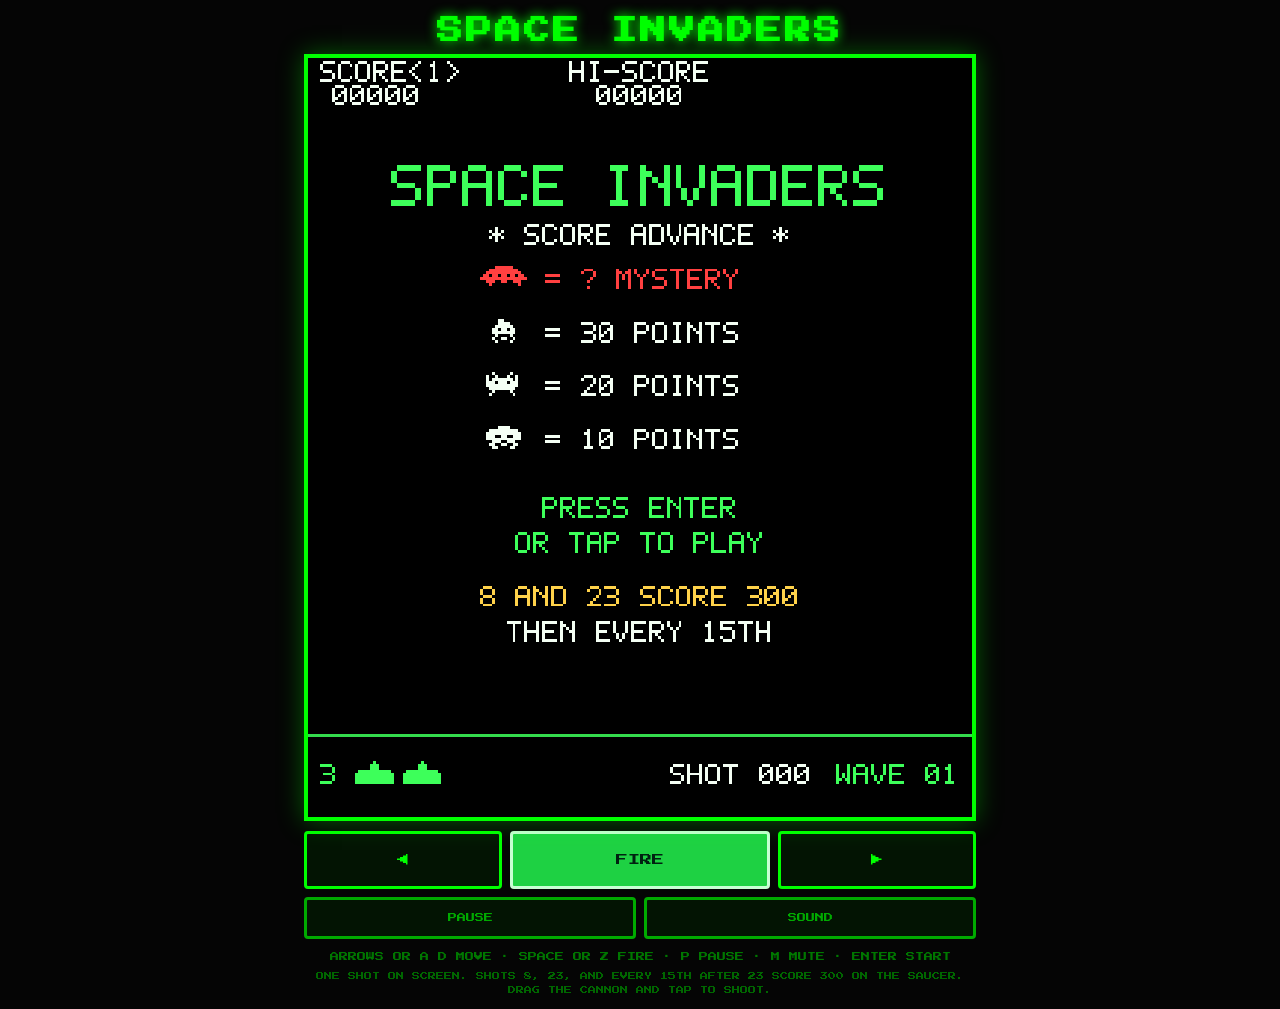
<file: Space Invaders.html>
<!DOCTYPE html>
<html lang="en">
<head>
<meta charset="UTF-8">
<meta name="viewport" content="width=device-width, initial-scale=1, maximum-scale=1, user-scalable=no">
<meta name="robots" content="noindex, nofollow, noarchive, nosnippet, noimageindex">
<meta name="googlebot" content="noindex, nofollow, noarchive, nosnippet, noimageindex">
<title>SPACE INVADERS</title>
<link rel="icon" href="favicon.svg" type="image/svg+xml" />
<link rel="icon" href="favicon-32.png" type="image/png" sizes="32x32" />
<link rel="shortcut icon" href="favicon.ico" />
<link rel="apple-touch-icon" href="apple-touch-icon.png" />
<style>
  @import url('https://fonts.googleapis.com/css2?family=Press+Start+2P&display=swap');

  * { box-sizing: border-box; }

  body {
    margin: 0;
    padding: 12px;
    background: #050505;
    color: #0f0;
    font-family: 'Press Start 2P', monospace;
    display: flex;
    flex-direction: column;
    align-items: center;
    min-height: 100vh;
    overflow-x: hidden;
    user-select: none;
    -webkit-user-select: none;
    overscroll-behavior: none;
  }

  h1 {
    font-size: clamp(14px, 3.4vw, 26px);
    margin: 6px 0 10px;
    text-shadow: 0 0 12px #0f0;
    letter-spacing: 3px;
    color: #0f0;
  }

  #wrap { position: relative; line-height: 0; width: min(672px, 100%); }

  #game {
    display: block;
    width: 100%;
    height: auto;
    border: 4px solid #0f0;
    background: #000;
    box-shadow: 0 0 24px rgba(0, 255, 0, 0.35), inset 0 0 40px rgba(0, 40, 0, 0.15);
    image-rendering: pixelated;
    image-rendering: crisp-edges;
    touch-action: none;
  }

  .deck {
    width: min(672px, 100%);
    display: flex;
    gap: 8px;
    margin-top: 10px;
  }

  .deck.secondary { margin-top: 8px; }

  button {
    flex: 1;
    min-height: 58px;
    font-family: inherit;
    font-size: 12px;
    color: #0f0;
    background: #031403;
    border: 3px solid #0f0;
    border-radius: 4px;
    touch-action: none;
    -webkit-tap-highlight-color: transparent;
    cursor: pointer;
  }

  button:focus-visible { outline: 2px solid #fff; outline-offset: 2px; }

  button.is-down, #btn-left.is-down, #btn-right.is-down {
    background: #0f0;
    color: #021;
  }

  #btn-fire {
    flex: 1.35;
    color: #021;
    background: #1ed143;
    border-color: #c8ffd4;
  }

  #btn-fire.is-down { background: #e9ffe9; }

  .deck.secondary button { min-height: 42px; font-size: 9px; color: #0a0; border-color: #0a0; }

  .controls, .legend {
    width: min(672px, 100%);
    text-align: center;
    line-height: 1.7;
  }

  .controls { margin: 10px 0 0; font-size: 9px; color: #070; }
  .legend { margin: 6px 0 0; font-size: 8px; color: #060; }

  .live {
    position: absolute;
    width: 1px;
    height: 1px;
    padding: 0;
    margin: -1px;
    overflow: hidden;
    clip: rect(0, 0, 0, 0);
    border: 0;
  }

  @media (max-width: 640px) {
    body { padding: 8px; padding-bottom: calc(8px + env(safe-area-inset-bottom)); }
    h1 { margin: 4px 0 8px; }
    button { min-height: 64px; font-size: 11px; }
    .controls, .legend { font-size: 7px; }
  }
</style>
</head>
<body>
<h1>SPACE INVADERS</h1>
<div id="wrap">
  <canvas id="game" width="672" height="768" aria-label="Space Invaders. Enter or tap to start. Arrows move, space fires."></canvas>
</div>
<p id="live" class="live"></p>
<div class="deck">
  <button type="button" id="btn-left" aria-label="Move left">◀</button>
  <button type="button" id="btn-fire" aria-label="Fire">FIRE</button>
  <button type="button" id="btn-right" aria-label="Move right">▶</button>
</div>
<div class="deck secondary">
  <button type="button" id="btn-pause" aria-label="Pause">PAUSE</button>
  <button type="button" id="btn-mute" aria-label="Mute" aria-pressed="false">SOUND</button>
</div>
<p class="controls">ARROWS OR A D MOVE · SPACE OR Z FIRE · P PAUSE · M MUTE · ENTER START</p>
<p class="legend">ONE SHOT ON SCREEN. SHOTS 8, 23, AND EVERY 15TH AFTER 23 SCORE 300 ON THE SAUCER. DRAG THE CANNON AND TAP TO SHOOT.</p>

<script>
'use strict';

// 224×256 is the arcade picture, drawn 3× onto the canvas.
const LW = 224;
const LH = 256;
const PLAYER_W = 13;
const PLAYER_H = 8;
const PLAYER_Y = 208;
const SHIELD_Y = 176;
const GROUND_Y = 228;
const WHITE = '#f4fff4';
const GREEN = '#3dff5a';
const RED = '#ff4040';
const GOLD = '#ffd24a';

// Index is shotsFired % 15. Shots 8, 23, 38… are the 300.
const UFO_TABLE = [100, 50, 50, 100, 150, 100, 100, 50, 300, 100, 100, 100, 50, 150, 100];

const ART = {
  squid: [
    [
      '..##....',
      '..####..',
      '.######.',
      '##.##.##',
      '########',
      '..#..#..',
      '.#.##.#.',
      '#.#..#.#',
    ],
    [
      '..##....',
      '..####..',
      '.######.',
      '##.##.##',
      '########',
      '.#....#.',
      '#..##..#',
      '.#....#.',
    ],
  ],
  crab: [
    [
      '..#.....#..',
      '...#...#...',
      '..#######..',
      '.##.###.##.',
      '###########',
      '#.#######.#',
      '#.#.....#.#',
      '...##.##...',
    ],
    [
      '..#.....#..',
      '#..#...#..#',
      '#.#######.#',
      '###.###.###',
      '###########',
      '.#########.',
      '..#.....#..',
      '.#.......#.',
    ],
  ],
  octo: [
    [
      '....####....',
      '.##########.',
      '############',
      '###..##..###',
      '############',
      '...##..##...',
      '..##.##.##..',
      '##........##',
    ],
    [
      '....####....',
      '.##########.',
      '############',
      '###..##..###',
      '############',
      '..###..###..',
      '.##..##..##.',
      '..##....##..',
    ],
  ],
  player: [[
    '......#......',
    '.....###.....',
    '.....###.....',
    '.###########.',
    '#############',
    '#############',
    '#############',
    '#############',
  ]],
  ufo: [[
    '.....######.....',
    '...##########...',
    '..############..',
    '.##.##.##.##.##.',
    '################',
    '..###..##..###..',
    '...#.........#..',
  ]],
  splat: [[
    '.....#.#.....',
    '.#..#...#..#.',
    '..#.......#..',
    '...#.....#...',
    '##.........##',
    '...#.....#...',
    '..#.#.#.#.#..',
    '.#..#...#..#.',
  ]],
  plunger: [
    ['#.#', '.#.', '.#.', '.#.', '.#.', '.#.', '#.#'],
    ['.#.', '#.#', '.#.', '.#.', '.#.', '#.#', '.#.'],
    ['#.#', '.#.', '.#.', '.#.', '.#.', '.#.', '#.#'],
    ['.#.', '#.#', '.#.', '.#.', '.#.', '#.#', '.#.'],
  ],
  rolling: [
    ['#..', '##.', '.##', '##.', '#..', '##.', '.##'],
    ['.#.', '##.', '##.', '.#.', '##.', '##.', '.#.'],
    ['..#', '.##', '##.', '.##', '..#', '.##', '##.'],
    ['.#.', '##.', '##.', '.#.', '##.', '##.', '.#.'],
  ],
  squig: [
    ['#..', '.#.', '..#', '.#.', '#..', '.#.', '..#'],
    ['..#', '.#.', '#..', '.#.', '..#', '.#.', '#..'],
    ['#..', '.#.', '..#', '.#.', '#..', '.#.', '..#'],
    ['..#', '.#.', '#..', '.#.', '..#', '.#.', '#..'],
  ],
};

const SHIELD_ART = [
  '..##################..',
  '.####################.',
  '######################',
  '######################',
  '######################',
  '######################',
  '######################',
  '######################',
  '######################',
  '######################',
  '####..............####',
  '###................###',
  '##..................##',
  '##..................##',
  '##..................##',
  '##..................##',
];

const EAT_UP = [[0, 0], [-1, 0], [1, 0], [0, -1], [-1, -1], [1, -1], [0, -2], [0, -3], [-1, -4], [1, -4]];
const EAT_DOWN = [[0, 0], [-1, 0], [1, 0], [0, 1], [-1, 1], [1, 1], [0, 2], [0, 3], [-1, 4], [1, 4]];

const FONT = {
  A: ['01110', '10001', '10001', '11111', '10001', '10001', '10001'],
  B: ['11110', '10001', '10001', '11110', '10001', '10001', '11110'],
  C: ['01110', '10001', '10000', '10000', '10000', '10001', '01110'],
  D: ['11110', '10001', '10001', '10001', '10001', '10001', '11110'],
  E: ['11111', '10000', '10000', '11110', '10000', '10000', '11111'],
  F: ['11111', '10000', '10000', '11110', '10000', '10000', '10000'],
  G: ['01110', '10001', '10000', '10111', '10001', '10001', '01110'],
  H: ['10001', '10001', '10001', '11111', '10001', '10001', '10001'],
  I: ['01110', '00100', '00100', '00100', '00100', '00100', '01110'],
  J: ['00111', '00010', '00010', '00010', '00010', '10010', '01100'],
  K: ['10001', '10010', '10100', '11000', '10100', '10010', '10001'],
  L: ['10000', '10000', '10000', '10000', '10000', '10000', '11111'],
  M: ['10001', '11011', '10101', '10101', '10001', '10001', '10001'],
  N: ['10001', '11001', '10101', '10011', '10001', '10001', '10001'],
  O: ['01110', '10001', '10001', '10001', '10001', '10001', '01110'],
  P: ['11110', '10001', '10001', '11110', '10000', '10000', '10000'],
  Q: ['01110', '10001', '10001', '10001', '10101', '10010', '01101'],
  R: ['11110', '10001', '10001', '11110', '10100', '10010', '10001'],
  S: ['01111', '10000', '10000', '01110', '00001', '00001', '11110'],
  T: ['11111', '00100', '00100', '00100', '00100', '00100', '00100'],
  U: ['10001', '10001', '10001', '10001', '10001', '10001', '01110'],
  V: ['10001', '10001', '10001', '10001', '01010', '01010', '00100'],
  W: ['10001', '10001', '10001', '10101', '10101', '11011', '10001'],
  X: ['10001', '10001', '01010', '00100', '01010', '10001', '10001'],
  Y: ['10001', '10001', '01010', '00100', '00100', '00100', '00100'],
  Z: ['11111', '00001', '00010', '00100', '01000', '10000', '11111'],
  0: ['01110', '10001', '10011', '10101', '11001', '10001', '01110'],
  1: ['00100', '01100', '00100', '00100', '00100', '00100', '01110'],
  2: ['01110', '10001', '00001', '00010', '00100', '01000', '11111'],
  3: ['11110', '00001', '00001', '01110', '00001', '00001', '11110'],
  4: ['00010', '00110', '01010', '10010', '11111', '00010', '00010'],
  5: ['11111', '10000', '11110', '00001', '00001', '10001', '01110'],
  6: ['00110', '01000', '10000', '11110', '10001', '10001', '01110'],
  7: ['11111', '00001', '00010', '00100', '01000', '01000', '01000'],
  8: ['01110', '10001', '10001', '01110', '10001', '10001', '01110'],
  9: ['01110', '10001', '10001', '01111', '00001', '00010', '01100'],
  '<': ['00010', '00100', '01000', '10000', '01000', '00100', '00010'],
  '>': ['01000', '00100', '00010', '00001', '00010', '00100', '01000'],
  '-': ['00000', '00000', '00000', '11111', '00000', '00000', '00000'],
  '=': ['00000', '00000', '11111', '00000', '11111', '00000', '00000'],
  '?': ['01110', '10001', '00001', '00010', '00100', '00000', '00100'],
  '*': ['00000', '00100', '10101', '01110', '10101', '00100', '00000'],
  ' ': ['00000', '00000', '00000', '00000', '00000', '00000', '00000'],
};

const view = document.getElementById('game');
const vctx = view.getContext('2d', { alpha: false });
const buf = document.createElement('canvas');
buf.width = LW;
buf.height = LH;
const ctx = buf.getContext('2d', { alpha: false });
ctx.imageSmoothingEnabled = false;
const live = document.getElementById('live');
const btnPause = document.getElementById('btn-pause');
const btnMute = document.getElementById('btn-mute');

function bake(rows, color) {
  const h = rows.length;
  const w = rows[0].length;
  const canvas = document.createElement('canvas');
  canvas.width = w;
  canvas.height = h;
  const g = canvas.getContext('2d');
  g.fillStyle = color;
  for (let y = 0; y < h; y++) {
    if (rows[y].length !== w) throw new Error('ragged sprite');
    for (let x = 0; x < w; x++) {
      const bit = rows[y][x];
      if (bit === '#' || bit === '1') g.fillRect(x, y, 1, 1);
    }
  }
  return { canvas, w, h };
}

function bakeFrames(frames, color) {
  return frames.map((frame) => bake(frame, color));
}

const spr = {
  squidW: bakeFrames(ART.squid, WHITE),
  squidG: bakeFrames(ART.squid, GREEN),
  crabW: bakeFrames(ART.crab, WHITE),
  crabG: bakeFrames(ART.crab, GREEN),
  octoW: bakeFrames(ART.octo, WHITE),
  octoG: bakeFrames(ART.octo, GREEN),
  player: bakeFrames(ART.player, GREEN)[0],
  ufo: bakeFrames(ART.ufo, RED)[0],
  splatW: bakeFrames(ART.splat, WHITE)[0],
  splatG: bakeFrames(ART.splat, GREEN)[0],
  shotW: [
    bakeFrames(ART.plunger, WHITE),
    bakeFrames(ART.rolling, WHITE),
    bakeFrames(ART.squig, WHITE),
  ],
  shotG: [
    bakeFrames(ART.plunger, GREEN),
    bakeFrames(ART.rolling, GREEN),
    bakeFrames(ART.squig, GREEN),
  ],
};

const glyphCanvas = {};
for (const ch of Object.keys(FONT)) {
  glyphCanvas[ch] = {
    w: bake(FONT[ch], WHITE),
    g: bake(FONT[ch], GREEN),
    r: bake(FONT[ch], RED),
    y: bake(FONT[ch], GOLD),
  };
}

function blit(sprite, x, y) {
  if (!sprite) return;
  ctx.drawImage(sprite.canvas, Math.round(x), Math.round(y));
}

function textWidth(text, scale) {
  return text.length * 6 * (scale || 1);
}

function drawText(text, x, y, color, scale) {
  const s = scale || 1;
  const ink = color === GREEN ? 'g' : color === RED ? 'r' : color === GOLD ? 'y' : 'w';
  for (let i = 0; i < text.length; i++) {
    const g = glyphCanvas[text[i]];
    if (!g) continue;
    const src = g[ink].canvas;
    ctx.drawImage(src, Math.round(x + i * 6 * s), Math.round(y), 5 * s, 7 * s);
  }
}

function drawCenter(text, y, color, scale) {
  const s = scale || 1;
  drawText(text, Math.round((LW - textWidth(text, s)) / 2), y, color, s);
}

function pad(n, len) {
  const s = String(Math.max(0, n | 0));
  return s.length >= len ? s : '0'.repeat(len - s.length) + s;
}

function clamp(v, a, b) {
  return v < a ? a : v > b ? b : v;
}

function overlap(ax, ay, aw, ah, bx, by, bw, bh) {
  return ax < bx + bw && ax + aw > bx && ay < by + bh && ay + ah > by;
}

function loadNum(key) {
  try { return parseInt(localStorage.getItem(key) || '0', 10) || 0; }
  catch (e) { return 0; }
}

let audioCtx = null;
let ufoOsc = null;
let ufoGain = null;
let muted = false;
try { muted = localStorage.getItem('si_mute') === '1'; } catch (e) {}

function initAudio() {
  if (!audioCtx) {
    try { audioCtx = new (window.AudioContext || window.webkitAudioContext)(); }
    catch (e) { return; }
  }
  if (audioCtx.state === 'suspended') audioCtx.resume();
}

function tone(freq, dur, when, type, vol, slideTo) {
  if (!audioCtx || muted) return;
  const t = when == null ? audioCtx.currentTime : when;
  const osc = audioCtx.createOscillator();
  const gain = audioCtx.createGain();
  osc.type = type || 'square';
  osc.frequency.setValueAtTime(freq, t);
  if (slideTo != null) osc.frequency.exponentialRampToValueAtTime(Math.max(1, slideTo), t + dur);
  gain.gain.setValueAtTime(vol, t);
  gain.gain.exponentialRampToValueAtTime(0.0001, t + dur);
  osc.connect(gain);
  gain.connect(audioCtx.destination);
  osc.start(t);
  osc.stop(t + dur + 0.02);
}

function noise(dur, vol, cutoff) {
  if (!audioCtx || muted) return;
  const t = audioCtx.currentTime;
  const len = Math.floor(audioCtx.sampleRate * dur);
  const buffer = audioCtx.createBuffer(1, len, audioCtx.sampleRate);
  const data = buffer.getChannelData(0);
  for (let i = 0; i < len; i++) data[i] = (Math.random() * 2 - 1) * (1 - i / len);
  const src = audioCtx.createBufferSource();
  src.buffer = buffer;
  const filt = audioCtx.createBiquadFilter();
  filt.type = 'lowpass';
  filt.frequency.value = cutoff;
  const gain = audioCtx.createGain();
  gain.gain.value = vol;
  src.connect(filt);
  filt.connect(gain);
  gain.connect(audioCtx.destination);
  src.start(t);
}

const MARCH = [164, 146, 130, 116];
let marchBeat = 0;

function playMarch() {
  const f = MARCH[marchBeat % 4];
  marchBeat++;
  tone(f, 0.04, null, 'square', 0.05);
}

function playShoot() { tone(920, 0.07, null, 'square', 0.06, 180); }
function playInvaderHit() { noise(0.08, 0.16, 1600); }
function playShield() { noise(0.03, 0.05, 900); }
function playPlayerHit() {
  noise(0.28, 0.22, 500);
  tone(180, 0.28, null, 'sawtooth', 0.06, 40);
}
function playUfoHit() {
  tone(520, 0.08, null, 'square', 0.06);
  tone(340, 0.1, audioCtx && audioCtx.currentTime + 0.08, 'square', 0.05);
  noise(0.12, 0.1, 1000);
}
function playExtra() {
  if (!audioCtx || muted) return;
  const t = audioCtx.currentTime;
  [523, 659, 784, 1046].forEach((f, i) => tone(f, 0.08, t + i * 0.07, 'square', 0.05));
}

function stopUfoAudio() {
  if (!ufoOsc) return;
  try { ufoOsc.stop(); } catch (e) {}
  ufoOsc = null;
  ufoGain = null;
}

function syncUfoAudio() {
  if (!ufo || muted || !audioCtx) {
    stopUfoAudio();
    return;
  }
  if (ufoOsc) return;
  ufoOsc = audioCtx.createOscillator();
  ufoOsc.type = 'square';
  ufoGain = audioCtx.createGain();
  ufoGain.gain.value = 0.03;
  ufoOsc.connect(ufoGain);
  ufoGain.connect(audioCtx.destination);
  ufoOsc.start();
}

let score = 0;
let highScore = loadNum('si_high');
let highAtStart = highScore;
let lives = 3;
let wave = 1;
let shotsFired = 0;
let extraGiven = false;
let gameState = 'title';
let pending = '';
let stateTimer = 0;
let invaders = [];
let direction = 1;
let pendingDrop = false;
let marchCursor = 0;
let animFrame = 0;
let stepTimer = 0;
let player = { x: (LW - PLAYER_W) / 2, alive: true, invuln: 0 };
let playerBullet = null;
let enemyBullets = [];
let shields = [];
let explosions = [];
let popups = [];
let ufo = null;
let ufoTimer = 0;
let ufoFromLeft = true;
let fireCooldown = 0;
let fireLock = 0;
let suppressFire = false;
let shake = 0;
let titleFrame = 0;
let titleAnim = 0;
let tapFire = false;

const keys = new Set();
const holds = { left: new Set(), right: new Set(), fire: new Set() };
const gp = { left: false, right: false, fire: false, start: false, startWas: false };

function alienKind(row) {
  if (row === 0) return 'squid';
  if (row < 3) return 'crab';
  return 'octo';
}

function alienSprite(inv) {
  const low = inv.y + 4 >= 168;
  const key = alienKind(inv.row) + (low ? 'G' : 'W');
  return spr[key][animFrame];
}

function alienPoints(row) {
  if (row === 0) return 30;
  if (row < 3) return 20;
  return 10;
}

function aliveCount() {
  let n = 0;
  for (const inv of invaders) if (inv.alive) n++;
  return n;
}

function rackMs(n) {
  if (n >= 50) return 860;
  if (n >= 43) return 700;
  if (n >= 36) return 540;
  if (n >= 28) return 400;
  if (n >= 20) return 280;
  if (n >= 13) return 180;
  if (n >= 8) return 120;
  if (n >= 5) return 80;
  if (n >= 3) return 52;
  if (n === 2) return 36;
  return direction > 0 ? 14 : 20;
}

function stepInterval() {
  const n = aliveCount();
  if (n <= 0) return 1000;
  if (n === 1) return direction > 0 ? 14 : 20;
  return Math.max(10, rackMs(n) / n);
}

function originY(waveNum) {
  return 42 + ((waveNum - 1) % 8) * 6;
}

function buildInvaders(waveNum) {
  invaders = [];
  const y0 = originY(waveNum);
  for (let r = 0; r < 5; r++) {
    const kind = alienKind(r);
    const w = kind === 'squid' ? 8 : kind === 'crab' ? 11 : 12;
    for (let c = 0; c < 11; c++) {
      invaders.push({
        x: 24 + c * 16 + Math.floor((16 - w) / 2),
        y: y0 + r * 16,
        row: r,
        col: c,
        w,
        h: 8,
        alive: true,
      });
    }
  }
  direction = 1;
  pendingDrop = false;
  marchCursor = 0;
  animFrame = 0;
  marchBeat = 0;
}

function shieldFromArt(x) {
  const pix = new Uint8Array(22 * 16);
  for (let y = 0; y < 16; y++) {
    for (let c = 0; c < 22; c++) pix[y * 22 + c] = SHIELD_ART[y][c] === '#' ? 1 : 0;
  }
  return { x, y: SHIELD_Y, pix };
}

function buildShields() {
  shields = [32, 78, 124, 170].map(shieldFromArt);
}

function addScore(pts) {
  score += pts;
  if (score > 99999) score = 99999;
  if (score > highScore) {
    highScore = score;
    try { localStorage.setItem('si_high', String(highScore)); } catch (e) {}
  }
  if (!extraGiven && score >= 1500) {
    extraGiven = true;
    lives++;
    playExtra();
    popups.push({ text: 'EXTRA LIFE', x: 82, y: 100, vy: -12, life: 1100, color: GOLD });
  }
}

function nextIs300() {
  return ((shotsFired + 1) % 15) === 8;
}

function startGame() {
  initAudio();
  score = 0;
  lives = 3;
  wave = 1;
  shotsFired = 0;
  extraGiven = false;
  highAtStart = highScore;
  player.x = (LW - PLAYER_W) / 2;
  player.alive = true;
  player.invuln = 0;
  playerBullet = null;
  enemyBullets = [];
  explosions = [];
  popups = [];
  stopUfoAudio();
  ufo = null;
  ufoTimer = 7000;
  ufoFromLeft = true;
  buildShields();
  buildInvaders(1);
  stepTimer = 420;
  fireCooldown = 600;
  fireLock = 0;
  suppressFire = true;
  shake = 0;
  pending = '';
  gameState = 'playing';
  syncChrome();
}

function advanceWave() {
  wave++;
  playerBullet = null;
  enemyBullets = [];
  stopUfoAudio();
  ufo = null;
  ufoTimer = 9000;
  buildInvaders(wave);
  stepTimer = 480;
  fireCooldown = 700;
  gameState = 'playing';
}

function beginDying(next) {
  if (gameState !== 'playing') return;
  gameState = 'dying';
  pending = next;
  stateTimer = next === 'gameover' ? 1100 : 900;
  shake = 220;
  player.alive = false;
  playerBullet = null;
  enemyBullets = [];
  stopUfoAudio();
  explosions.push({ x: player.x - 1, y: PLAYER_Y - 2, kind: 'player', life: 900 });
  playPlayerHit();
}

function killPlayer() {
  if (!player.alive || player.invuln > 0 || gameState !== 'playing') return;
  lives--;
  beginDying(lives <= 0 ? 'gameover' : 'respawn');
}

function landed() {
  beginDying('gameover');
}

function finishState() {
  if (pending === 'gameover') {
    gameState = 'gameover';
    stopUfoAudio();
    ufo = null;
  } else if (pending === 'respawn') {
    player.x = (LW - PLAYER_W) / 2;
    player.alive = true;
    player.invuln = 1600;
    gameState = 'playing';
  } else if (pending === 'nextwave') {
    advanceWave();
  }
  pending = '';
  syncChrome();
}

function togglePause() {
  if (gameState === 'playing') gameState = 'paused';
  else if (gameState === 'paused') gameState = 'playing';
  syncChrome();
}

function toggleMute() {
  muted = !muted;
  try { localStorage.setItem('si_mute', muted ? '1' : '0'); } catch (e) {}
  if (!muted) initAudio();
  syncUfoAudio();
  syncChrome();
}

function syncChrome() {
  btnPause.textContent = gameState === 'paused' ? 'RESUME' : 'PAUSE';
  btnMute.textContent = muted ? 'MUTED' : 'SOUND';
  btnMute.setAttribute('aria-pressed', muted ? 'true' : 'false');
}

function erode(sh, lx, ly, up) {
  const mask = up ? EAT_UP : EAT_DOWN;
  const vary = (lx * 3 + ly) % 3;
  for (let i = 0; i < mask.length; i++) {
    const dx = mask[i][0];
    const dy = mask[i][1];
    if (vary === 1 && dx !== 0 && Math.abs(dy) > 2) continue;
    const x = lx + dx;
    const y = ly + dy;
    if (x < 0 || y < 0 || x >= 22 || y >= 16) continue;
    sh.pix[y * 22 + x] = 0;
  }
}

function shieldContact(sh, x, y, w, h, fromAbove) {
  const x0 = Math.floor(x);
  const y0 = Math.floor(y);
  const x1 = Math.floor(x + w - 0.001);
  const y1 = Math.floor(y + h - 0.001);
  let best = null;
  for (let py = y0; py <= y1; py++) {
    for (let px = x0; px <= x1; px++) {
      const lx = px - sh.x;
      const ly = py - sh.y;
      if (lx < 0 || ly < 0 || lx >= 22 || ly >= 16) continue;
      if (!sh.pix[ly * 22 + lx]) continue;
      if (!best || (fromAbove ? ly < best.ly : ly > best.ly)) best = { lx, ly };
    }
  }
  return best;
}

function hitShield(x, y, w, h, eatUp) {
  for (const sh of shields) {
    if (x + w < sh.x || x > sh.x + 22 || y + h < sh.y || y > sh.y + 16) continue;
    const hit = shieldContact(sh, x, y, w, h, !eatUp);
    if (hit) {
      erode(sh, hit.lx, hit.ly, eatUp);
      playShield();
      return true;
    }
  }
  return false;
}

function chew(inv) {
  for (const sh of shields) {
    const x0 = Math.max(0, Math.floor(inv.x) - sh.x);
    const x1 = Math.min(22, Math.ceil(inv.x + inv.w) - sh.x);
    const y0 = Math.max(0, Math.floor(inv.y) - sh.y);
    const y1 = Math.min(16, Math.ceil(inv.y + inv.h) - sh.y);
    if (x0 >= x1 || y0 >= y1) continue;
    for (let y = y0; y < y1; y++) {
      for (let x = x0; x < x1; x++) sh.pix[y * 22 + x] = 0;
    }
  }
}

function killInvader(inv) {
  inv.alive = false;
  const pts = alienPoints(inv.row);
  addScore(pts);
  popups.push({ text: String(pts), x: inv.x, y: inv.y, vy: -18, life: 650, color: GOLD });
  explosions.push({ x: inv.x - 1, y: inv.y, kind: 'alien', life: 180 });
  playInvaderHit();
  stepTimer = Math.max(stepTimer, 60);
  if (aliveCount() === 0) {
    gameState = 'waveclear';
    stateTimer = 800;
    pending = 'nextwave';
    playerBullet = null;
    enemyBullets = [];
    stopUfoAudio();
    ufo = null;
  }
}

function hitInvader(b) {
  let best = null;
  for (const inv of invaders) {
    if (!inv.alive) continue;
    if (!overlap(b.x, b.y, 1, 4, inv.x, inv.y, inv.w, inv.h)) continue;
    if (!best || inv.y > best.y) best = inv;
  }
  if (!best) return false;
  killInvader(best);
  return true;
}

function hitUfo(b) {
  if (!ufo) return false;
  if (!overlap(b.x, b.y, 1, 4, ufo.x, ufo.y, spr.ufo.w, spr.ufo.h)) return false;
  const pts = UFO_TABLE[shotsFired % UFO_TABLE.length];
  addScore(pts);
  popups.push({ text: String(pts), x: ufo.x, y: ufo.y - 2, vy: -16, life: 800, color: GOLD });
  explosions.push({ x: ufo.x, y: ufo.y, kind: 'alien', life: 220 });
  playUfoHit();
  ufo = null;
  stopUfoAudio();
  ufoTimer = 16000 + Math.random() * 8000;
  return true;
}

function cancelShots(b) {
  for (let i = enemyBullets.length - 1; i >= 0; i--) {
    const e = enemyBullets[i];
    if (Math.abs(b.x - e.drawX) <= 2 && b.y < e.y + 7 && b.y + 4 > e.y) {
      enemyBullets.splice(i, 1);
      explosions.push({ x: b.x - 4, y: b.y, kind: 'alien', life: 90 });
      return true;
    }
  }
  return false;
}

function movePlayerBullet(dist) {
  const b = playerBullet;
  const steps = Math.max(1, Math.ceil(dist));
  const dy = -dist / steps;
  for (let s = 0; s < steps; s++) {
    b.y += dy;
    if (b.y < 16) { playerBullet = null; return; }
    if (hitInvader(b) || hitUfo(b) || hitShield(b.x, b.y, 1, 4, true) || cancelShots(b)) {
      playerBullet = null;
      return;
    }
  }
}

function moveEnemyBullet(e, dist) {
  const steps = Math.max(1, Math.ceil(dist));
  const dy = dist / steps;
  for (let s = 0; s < steps; s++) {
    e.y += dy;
    e.phase += dy * 0.35;
    e.drawX = e.x + (e.type === 2 ? Math.sin(e.phase) * 3 : 0);
    if (e.y > GROUND_Y) return false;
    if (player.alive && player.invuln <= 0 &&
        overlap(e.drawX - 1, e.y, 3, 7, player.x + 2, PLAYER_Y, PLAYER_W - 4, PLAYER_H)) {
      killPlayer();
      return false;
    }
    if (hitShield(e.drawX, e.y, 3, 7, false)) return false;
  }
  return true;
}

function endPass() {
  animFrame ^= 1;
  playMarch();
  if (pendingDrop) {
    pendingDrop = false;
    return;
  }
  let minX = Infinity;
  let maxX = -Infinity;
  for (const inv of invaders) {
    if (!inv.alive) continue;
    if (inv.x < minX) minX = inv.x;
    if (inv.x + inv.w > maxX) maxX = inv.x + inv.w;
  }
  if (direction > 0 && maxX >= LW - 8) {
    pendingDrop = true;
    direction = -1;
  } else if (direction < 0 && minX <= 8) {
    pendingDrop = true;
    direction = 1;
  }
}

function stepOne() {
  if (aliveCount() === 0) return;
  let inv = null;
  for (let n = 0; n < invaders.length; n++) {
    if (marchCursor >= invaders.length) {
      marchCursor = 0;
      endPass();
      if (gameState !== 'playing') return;
    }
    const candidate = invaders[marchCursor++];
    if (candidate.alive) { inv = candidate; break; }
  }
  if (!inv || gameState !== 'playing') return;
  if (pendingDrop) {
    inv.y += 8;
    if (inv.y + inv.h >= PLAYER_Y) {
      landed();
      return;
    }
  } else {
    inv.x += direction * 2;
  }
  chew(inv);
}

function tryEnemyFire() {
  if (enemyBullets.length >= 3 || gameState !== 'playing') return;
  const bottoms = new Array(11).fill(null);
  for (const inv of invaders) {
    if (!inv.alive) continue;
    const prev = bottoms[inv.col];
    if (!prev || inv.row > prev.row) bottoms[inv.col] = inv;
  }
  const columns = bottoms.filter(Boolean);
  if (!columns.length) return;
  let shooter = columns[(Math.random() * columns.length) | 0];
  if (Math.random() < 0.55 && player.alive) {
    let bestD = Infinity;
    for (const s of columns) {
      const d = Math.abs((s.x + s.w / 2) - (player.x + 6));
      if (d < bestD) { bestD = d; shooter = s; }
    }
  }
  const aimed = Math.abs((shooter.x + shooter.w / 2) - (player.x + 6)) < 22;
  const type = aimed ? 0 : (Math.random() * 3) | 0;
  const speed = (type === 0 ? 72 : type === 1 ? 60 : 50) * (aliveCount() < 8 ? 1.12 : 1);
  const x = Math.round(shooter.x + shooter.w / 2 - 1);
  enemyBullets.push({ x, y: shooter.y + shooter.h, type, speed, phase: 0, drawX: x });
}

function fireDelay() {
  const n = aliveCount();
  return Math.max(320, 1100 - (55 - n) * 9 - (wave - 1) * 35);
}

function fireHeld() {
  return keys.has(' ') || keys.has('z') || keys.has('Z') || holds.fire.size > 0 || gp.fire;
}

function tryPlayerFire() {
  if (gameState !== 'playing' || !player.alive || playerBullet || fireLock > 0) return;
  if (suppressFire) return;
  if (!fireHeld() && !tapFire) return;
  playerBullet = { x: Math.round(player.x) + 6, y: PLAYER_Y - 4 };
  shotsFired++;
  fireLock = 80;
  playShoot();
}

function spawnUfo() {
  const fromLeft = ufoFromLeft;
  ufoFromLeft = !ufoFromLeft;
  ufo = {
    x: fromLeft ? -18 : LW + 2,
    y: 18,
    dir: fromLeft ? 1 : -1,
  };
  syncUfoAudio();
}

function updateUfoAudio(now) {
  if (!ufoOsc) return;
  const high = Math.floor(now / 90) % 2 === 0;
  ufoOsc.frequency.setValueAtTime(high ? 680 : 420, audioCtx.currentTime);
}

function update(dt, now) {
  pollPad();
  if (gp.start) {
    if (gameState === 'title' || gameState === 'gameover') startGame();
    else togglePause();
  }

  if (gameState === 'title') {
    titleAnim -= dt;
    if (titleAnim <= 0) {
      titleAnim = 480;
      titleFrame ^= 1;
    }
  }

  for (let i = explosions.length - 1; i >= 0; i--) {
    explosions[i].life -= dt;
    if (explosions[i].life <= 0) explosions.splice(i, 1);
  }
  for (let i = popups.length - 1; i >= 0; i--) {
    const p = popups[i];
    p.y += p.vy * dt / 1000;
    p.life -= dt;
    if (p.life <= 0) popups.splice(i, 1);
  }
  if (shake > 0) shake -= dt;

  if (gameState === 'dying' || gameState === 'waveclear') {
    stateTimer -= dt;
    if (stateTimer <= 0) finishState();
    syncLive();
    return;
  }
  if (gameState !== 'playing') {
    syncLive();
    return;
  }

  if (player.invuln > 0) player.invuln -= dt;
  if (fireLock > 0) fireLock -= dt;
  if (suppressFire && !fireHeld()) suppressFire = false;

  let dir = 0;
  if (keys.has('ArrowLeft') || keys.has('a') || keys.has('A') || holds.left.size || gp.left) dir -= 1;
  if (keys.has('ArrowRight') || keys.has('d') || keys.has('D') || holds.right.size || gp.right) dir += 1;
  if (player.alive && dir) player.x = clamp(player.x + dir * 130 * dt / 1000, 1, LW - PLAYER_W - 1);

  tryPlayerFire();
  tapFire = false;

  if (playerBullet && gameState === 'playing') movePlayerBullet(220 * dt / 1000);

  if (gameState === 'playing') {
    for (let i = enemyBullets.length - 1; i >= 0; i--) {
      if (gameState !== 'playing') break;
      const e = enemyBullets[i];
      if (!moveEnemyBullet(e, e.speed * dt / 1000)) enemyBullets.splice(i, 1);
    }
  }

  if (gameState === 'playing') {
    stepTimer -= dt;
    let spins = 0;
    while (gameState === 'playing' && stepTimer <= 0 && spins++ < 8) {
      stepOne();
      stepTimer += stepInterval();
    }
  }

  if (gameState === 'playing') {
    if (ufo) {
      ufo.x += ufo.dir * 46 * dt / 1000;
      if ((ufo.dir > 0 && ufo.x > LW + 4) || (ufo.dir < 0 && ufo.x < -20)) {
        ufo = null;
        stopUfoAudio();
        ufoTimer = 14000 + Math.random() * 8000;
      } else {
        syncUfoAudio();
        updateUfoAudio(now);
      }
    } else if (aliveCount() >= 8) {
      ufoTimer -= dt;
      if (ufoTimer <= 0) {
        spawnUfo();
        ufoTimer = 20000;
      }
    }

    fireCooldown -= dt;
    if (fireCooldown <= 0) {
      tryEnemyFire();
      fireCooldown = fireDelay();
    }
  }

  syncLive();
}

function pollPad() {
  gp.left = false;
  gp.right = false;
  gp.fire = false;
  gp.start = false;
  const list = navigator.getGamepads ? navigator.getGamepads() : [];
  let saw = false;
  let startDown = false;
  for (const g of list) {
    if (!g) continue;
    saw = true;
    const ax = g.axes[0] || 0;
    if (ax < -0.45 || (g.buttons[14] && g.buttons[14].pressed)) gp.left = true;
    if (ax > 0.45 || (g.buttons[15] && g.buttons[15].pressed)) gp.right = true;
    if ((g.buttons[0] && g.buttons[0].pressed) || (g.buttons[7] && g.buttons[7].pressed)) gp.fire = true;
    if (g.buttons[9] && g.buttons[9].pressed) startDown = true;
  }
  if (saw && startDown && !gp.startWas) gp.start = true;
  if (saw) gp.startWas = startDown;
}

function renderPlayfield() {
  ctx.fillStyle = '#000';
  ctx.fillRect(0, 0, LW, LH);

  if (gameState !== 'title') {
    ctx.fillStyle = 'rgba(255, 32, 32, 0.13)';
    ctx.fillRect(0, 16, LW, 16);
    ctx.fillStyle = 'rgba(40, 255, 70, 0.07)';
    ctx.fillRect(0, 168, LW, LH - 168);
  }

  ctx.fillStyle = GREEN;
  ctx.fillRect(0, GROUND_Y, LW, 1);

  if (gameState !== 'title') {
  for (const sh of shields) {
    ctx.fillStyle = GREEN;
    for (let i = 0; i < sh.pix.length; i++) {
      if (sh.pix[i]) ctx.fillRect(sh.x + (i % 22), sh.y + ((i / 22) | 0), 1, 1);
    }
  }

  for (const inv of invaders) {
    if (!inv.alive) continue;
    blit(alienSprite(inv), inv.x, inv.y);
  }

  if (ufo) blit(spr.ufo, ufo.x, ufo.y);

  if (player.alive && (player.invuln <= 0 || Math.floor(player.invuln / 70) % 2 === 0)) {
    blit(spr.player, player.x, PLAYER_Y);
  }
  }

  if (playerBullet) {
    ctx.fillStyle = playerBullet.y >= 168 ? GREEN : playerBullet.y < 34 ? RED : WHITE;
    ctx.fillRect(playerBullet.x, Math.round(playerBullet.y), 1, 4);
  }

  const shotFrame = Math.floor(performance.now() / 90) % 4;
  for (const e of enemyBullets) {
    const set = e.y >= 168 ? spr.shotG : spr.shotW;
    blit(set[e.type][shotFrame], e.drawX, e.y);
  }

  for (const ex of explosions) {
    const blink = Math.floor(ex.life / 40) % 2 === 0;
    blit(ex.kind === 'player' ? (blink ? spr.splatG : spr.splatW) : spr.splatW, ex.x, ex.y);
  }

  for (const p of popups) drawText(p.text, p.x, p.y, p.color);

  ctx.fillStyle = 'rgba(0, 0, 0, 0.14)';
  for (let y = 28; y < 232; y += 2) ctx.fillRect(0, y, LW, 1);
}

function renderHud() {
  drawText('SCORE<1>', 4, 1, WHITE);
  drawText(pad(score, 5), 8, 9, WHITE);
  const hi = 'HI-SCORE';
  drawText(hi, Math.round((LW - textWidth(hi)) / 2), 1, WHITE);
  const hiNum = pad(highScore, 5);
  drawText(hiNum, Math.round((LW - textWidth(hiNum)) / 2), 9, WHITE);
  if (muted) drawText('MUTE', LW - 4 - textWidth('MUTE'), 1, RED);

  drawText(String(Math.max(0, lives)), 4, 238, GREEN);
  const icons = Math.max(0, Math.min(5, lives - 1));
  for (let i = 0; i < icons; i++) blit(spr.player, 16 + i * 16, 237);

  const waveLabel = 'WAVE ' + pad(wave, 2);
  const shotLabel = 'SHOT ' + pad(shotsFired, 3);
  const waveX = LW - 4 - textWidth(waveLabel);
  drawText(waveLabel, waveX, 238, GREEN);
  drawText(shotLabel, waveX - 8 - textWidth(shotLabel), 238, nextIs300() ? GOLD : WHITE);
}

function renderOverlay() {
  if (gameState === 'title') {
    ctx.fillStyle = 'rgba(0, 0, 0, 0.84)';
    ctx.fillRect(6, 30, 212, 196);
    drawCenter('SPACE INVADERS', 36, GREEN, 2);
    drawCenter('* SCORE ADVANCE *', 56, WHITE);
    const rows = [
      [spr.ufo, '= ? MYSTERY', RED],
      [spr.squidW[titleFrame], '= 30 POINTS', WHITE],
      [spr.crabW[titleFrame], '= 20 POINTS', WHITE],
      [spr.octoW[titleFrame], '= 10 POINTS', WHITE],
    ];
    rows.forEach((row, i) => {
      const y = 70 + i * 18;
      const sprite = row[0];
      blit(sprite, 58 + Math.floor((16 - sprite.w) / 2), y);
      drawText(row[1], 80, y + 1, row[2]);
    });
    drawCenter('PRESS ENTER', 148, GREEN);
    drawCenter('OR TAP TO PLAY', 160, GREEN);
    drawCenter('8 AND 23 SCORE 300', 178, GOLD);
    drawCenter('THEN EVERY 15TH', 190, WHITE);
  }

  if (gameState === 'gameover') {
    ctx.fillStyle = 'rgba(0, 0, 0, 0.72)';
    ctx.fillRect(24, 86, 176, 86);
    drawCenter('GAME OVER', 94, RED, 2);
    drawCenter('SCORE ' + pad(score, 5), 116, WHITE);
    if (score > highAtStart && score > 0) drawCenter('NEW RECORD', 130, GOLD);
    drawCenter('PRESS ENTER', 148, GREEN);
  }

  if (gameState === 'paused') {
    ctx.fillStyle = 'rgba(0, 0, 0, 0.55)';
    ctx.fillRect(0, 40, LW, 180);
    drawCenter('PAUSED', 110, GREEN, 2);
    drawCenter('PRESS P', 132, WHITE);
  }

  if (gameState === 'waveclear') drawCenter('WAVE CLEAR', 120, GREEN);
}

function render() {
  renderPlayfield();
  renderHud();
  renderOverlay();
}

function present() {
  vctx.fillStyle = '#000';
  vctx.fillRect(0, 0, view.width, view.height);
  vctx.imageSmoothingEnabled = false;
  const mag = shake > 0 ? ((Math.floor(performance.now() / 30) % 2) ? 3 : -3) : 0;
  vctx.drawImage(buf, mag, 0, view.width, view.height);
}

function syncLive() {
  const text = 'score ' + pad(score, 5) + ' hi ' + pad(highScore, 5) +
    ' shots ' + shotsFired + ' wave ' + wave + ' ' + gameState +
    (muted ? ' muted' : '');
  if (live.textContent !== text) live.textContent = text;
}

let last = 0;
function frame(now) {
  const dt = Math.min(34, last ? now - last : 16);
  last = now;
  update(dt, now);
  render();
  present();
  requestAnimationFrame(frame);
}

window.addEventListener('keydown', (e) => {
  if (e.key === ' ' || e.key.startsWith('Arrow')) e.preventDefault();
  if (keys.has(e.key)) return;
  keys.add(e.key);
  initAudio();
  if (e.key === 'Enter' || e.key === '1') {
    if (gameState === 'title' || gameState === 'gameover') startGame();
  }
  if (e.key === 'p' || e.key === 'P' || e.key === 'Escape') togglePause();
  if (e.key === 'm' || e.key === 'M') toggleMute();
});

window.addEventListener('keyup', (e) => keys.delete(e.key));

window.addEventListener('blur', () => {
  keys.clear();
  holds.left.clear();
  holds.right.clear();
  holds.fire.clear();
  for (const el of document.querySelectorAll('.deck button')) el.classList.remove('is-down');
});

function bindHold(el, name) {
  const down = (e) => {
    e.preventDefault();
    initAudio();
    try { el.setPointerCapture(e.pointerId); } catch (err) {}
    el.classList.add('is-down');
    if ((gameState === 'title' || gameState === 'gameover') && name === 'fire') {
      startGame();
      return;
    }
    if (gameState !== 'playing') return;
    holds[name].add(e.pointerId);
  };
  const up = (e) => {
    holds[name].delete(e.pointerId);
    if (holds[name].size === 0) el.classList.remove('is-down');
  };
  el.addEventListener('pointerdown', down);
  el.addEventListener('pointerup', up);
  el.addEventListener('pointercancel', up);
}

bindHold(document.getElementById('btn-left'), 'left');
bindHold(document.getElementById('btn-right'), 'right');
bindHold(document.getElementById('btn-fire'), 'fire');

btnPause.addEventListener('pointerdown', (e) => {
  e.preventDefault();
  initAudio();
  if (gameState === 'title' || gameState === 'gameover') return;
  togglePause();
});

btnMute.addEventListener('pointerdown', (e) => {
  e.preventDefault();
  toggleMute();
});

let gesture = null;
view.addEventListener('pointerdown', (e) => {
  if (e.pointerType === 'mouse' && e.button !== 0) return;
  e.preventDefault();
  initAudio();
  try { view.setPointerCapture(e.pointerId); } catch (err) {}
  if (gameState === 'title' || gameState === 'gameover') {
    gesture = { id: e.pointerId, start: true };
    startGame();
    return;
  }
  gesture = { id: e.pointerId, x: e.clientX, y: e.clientY, moved: false, start: false };
});

view.addEventListener('pointermove', (e) => {
  if (!gesture || gesture.id !== e.pointerId || gesture.start) return;
  if (Math.hypot(e.clientX - gesture.x, e.clientY - gesture.y) > 8) gesture.moved = true;
  if (!gesture.moved || gameState !== 'playing' || !player.alive) return;
  const rect = view.getBoundingClientRect();
  const lx = (e.clientX - rect.left) * (LW / rect.width);
  player.x = clamp(lx - PLAYER_W / 2, 1, LW - PLAYER_W - 1);
});

view.addEventListener('pointerup', (e) => {
  if (!gesture || gesture.id !== e.pointerId) return;
  if (!gesture.start && !gesture.moved && gameState === 'playing') tapFire = true;
  gesture = null;
});
view.addEventListener('pointercancel', () => { gesture = null; });
view.addEventListener('contextmenu', (e) => e.preventDefault());

function boot() {
  for (const row of SHIELD_ART) {
    if (row.length !== 22) throw new Error('shield width');
  }
  syncChrome();
  syncLive();
  requestAnimationFrame(frame);
}

boot();
</script>
</body>
</html>
</file>
<file: asteroids/style.css>
/* Asteroids 1979 — CRT cabinet presentation */

*,
*::before,
*::after {
  box-sizing: border-box;
  margin: 0;
  padding: 0;
}

:root {
  --crt-green: #c8ffc8;
  --crt-white: #e8ffe8;
  --bezel: #1a1a1a;
  --cabinet: #0d0d0d;
  --accent: #7a9a7a;
}

html,
body {
  height: 100%;
  background: #050505;
  color: var(--crt-green);
  font-family: "Courier New", Courier, monospace;
}

body {
  display: flex;
  align-items: center;
  justify-content: center;
  min-height: 100vh;
  padding: 12px;
}

#cabinet {
  width: min(100%, 1100px);
  background: linear-gradient(180deg, #151515 0%, #0a0a0a 40%, #111 100%);
  border: 3px solid #222;
  border-radius: 8px;
  box-shadow:
    0 0 0 1px #333,
    0 20px 60px rgba(0, 0, 0, 0.85),
    inset 0 1px 0 rgba(255, 255, 255, 0.05);
  padding: 16px 20px 12px;
}

.marquee {
  text-align: center;
  margin-bottom: 12px;
  letter-spacing: 0.35em;
}

.marquee h1 {
  font-size: clamp(1.4rem, 4vw, 2.2rem);
  font-weight: 700;
  color: #fff;
  text-shadow:
    0 0 8px #8f8,
    0 0 24px #4a4,
    0 0 40px #2a2;
  letter-spacing: 0.5em;
  margin-left: 0.5em;
}

.subtitle {
  margin-top: 4px;
  font-size: 0.7rem;
  color: var(--accent);
  letter-spacing: 0.2em;
  text-transform: uppercase;
}

#screen-bezel {
  position: relative;
  background: #000;
  border: 10px solid #1c1c1c;
  border-radius: 4px;
  box-shadow:
    inset 0 0 40px rgba(0, 40, 0, 0.35),
    0 0 0 2px #333,
    0 4px 20px rgba(0, 0, 0, 0.8);
  overflow: hidden;
  aspect-ratio: 4 / 3;
}

#game {
  display: block;
  width: 100%;
  height: 100%;
  background: #000;
  image-rendering: auto;
  cursor: none;
}

/* Subtle CRT scanline overlay */
#screen-bezel::after {
  content: "";
  pointer-events: none;
  position: absolute;
  inset: 0;
  background: repeating-linear-gradient(
    0deg,
    transparent,
    transparent 2px,
    rgba(0, 0, 0, 0.08) 2px,
    rgba(0, 0, 0, 0.08) 4px
  );
  z-index: 2;
}

#overlay {
  position: absolute;
  inset: 0;
  display: flex;
  align-items: center;
  justify-content: center;
  z-index: 3;
  pointer-events: none;
  background: rgba(0, 0, 0, 0.35);
}

#overlay.hidden {
  display: none;
}

#overlay-msg {
  color: var(--crt-white);
  text-align: center;
  font-size: clamp(0.9rem, 2.5vw, 1.3rem);
  letter-spacing: 0.25em;
  text-shadow: 0 0 10px #8f8;
  line-height: 1.8;
  white-space: pre-line;
}

.controls-panel {
  display: flex;
  flex-wrap: wrap;
  justify-content: center;
  gap: 10px 18px;
  margin-top: 14px;
  padding: 8px 4px;
}

.ctrl-group {
  display: flex;
  align-items: center;
  gap: 6px;
  font-size: 0.72rem;
  color: #888;
}

.ctrl-group span {
  color: #666;
  text-transform: uppercase;
  letter-spacing: 0.08em;
}

kbd {
  display: inline-block;
  min-width: 1.6em;
  padding: 2px 6px;
  border: 1px solid #444;
  border-bottom-width: 2px;
  border-radius: 3px;
  background: #1a1a1a;
  color: #ccc;
  font-family: inherit;
  font-size: 0.75rem;
  text-align: center;
}

.credits {
  margin-top: 10px;
  text-align: center;
  font-size: 0.62rem;
  color: #444;
  line-height: 1.5;
  letter-spacing: 0.04em;
}

@media (max-width: 600px) {
  #cabinet {
    padding: 10px;
  }

  .controls-panel {
    gap: 8px 12px;
  }

  .ctrl-group {
    font-size: 0.65rem;
  }
}
</file>
<file: doom/style.css>
:root {
  --bg: #0a0a0a;
  --panel: #141414;
  --border: #3a1a1a;
  --red: #c43c1c;
  --red-hot: #e85a2a;
  --text: #e8e0d0;
  --muted: #8a8070;
  font-family: "Segoe UI", system-ui, sans-serif;
}

* { box-sizing: border-box; }

html, body {
  margin: 0;
  height: 100%;
  background: var(--bg);
  color: var(--text);
}

body {
  background-image:
    radial-gradient(ellipse at 50% 0%, #1a0808 0%, transparent 55%),
    linear-gradient(180deg, #0c0c0c, #050505);
}

#app {
  height: 100dvh;
  max-width: 1200px;
  margin: 0 auto;
  padding: 0.45rem 0.75rem 0.4rem;
  display: flex;
  flex-direction: column;
  gap: 0.35rem;
  min-height: 0;
}

#app:fullscreen {
  max-width: none;
  background: #000;
  padding: 0.35rem;
}

#top-bar { text-align: center; flex: 0 0 auto; }

#top-bar h1 {
  margin: 0;
  font-size: clamp(1.15rem, 2.4vw, 1.7rem);
  letter-spacing: 0.28em;
  color: var(--red-hot);
  text-shadow: 0 0 18px rgba(196, 60, 28, 0.4);
  font-weight: 800;
}

.tagline {
  margin: 0.1rem 0 0;
  color: var(--muted);
  font-size: 0.78rem;
}

.panel {
  background: var(--panel);
  border: 1px solid var(--border);
  border-radius: 8px;
}

.panel-inner { padding: 1.5rem; }

.panel h2 {
  margin: 0 0 0.75rem;
  color: var(--red-hot);
  letter-spacing: 0.08em;
  text-transform: uppercase;
  font-size: 1.1rem;
}

.loader-center { text-align: center; }
.loader-sub { color: var(--muted); margin: 0 0 1.25rem; }

.spinner {
  width: 40px;
  height: 40px;
  margin: 0 auto 1rem;
  border: 3px solid #333;
  border-top-color: var(--red-hot);
  border-radius: 50%;
  animation: spin 0.8s linear infinite;
}

@keyframes spin { to { transform: rotate(360deg); } }

.status {
  min-height: 1.4em;
  color: var(--muted);
  font-family: ui-monospace, Consolas, monospace;
  font-size: 0.9rem;
}

.status.error { color: #ff6b4a; }
.status.ok { color: #7dca6a; }

#loader.hidden, #game-wrap.hidden { display: none; }

#game-wrap {
  flex: 1 1 auto;
  min-height: 0;
  display: flex;
  flex-direction: column;
  gap: 0.35rem;
}

#toolbar {
  display: flex;
  flex-wrap: wrap;
  align-items: center;
  gap: 0.45rem 0.8rem;
  flex: 0 0 auto;
}

#toolbar button,
.tbtn {
  background: #1c1c1c;
  border: 1px solid #444;
  color: #eee;
  border-radius: 6px;
  font-weight: 700;
  font-size: 0.78rem;
  letter-spacing: 0.04em;
  padding: 0.4rem 0.7rem;
  cursor: pointer;
}

#toolbar button:hover,
#toolbar button[aria-pressed="true"] {
  border-color: var(--red-hot);
  color: #fff;
}

.check {
  display: inline-flex;
  align-items: center;
  gap: 0.35rem;
  font-size: 0.85rem;
  font-weight: 650;
  color: var(--text);
}

.check input { accent-color: var(--red-hot); }

.sens-label {
  display: inline-flex;
  align-items: center;
  gap: 0.45rem;
  font-size: 0.85rem;
  font-weight: 650;
  margin-left: auto;
}

#mouse-sens-value {
  color: var(--red-hot);
  font-variant-numeric: tabular-nums;
  font-family: ui-monospace, Consolas, monospace;
  min-width: 3.2rem;
}

#mouse-sens {
  width: 140px;
  accent-color: var(--red-hot);
  cursor: pointer;
}

#stage {
  flex: 1 1 auto;
  min-height: 0;
  display: flex;
  align-items: center;
  justify-content: center;
}

#frame {
  position: relative;
  background: #000;
  box-shadow: 0 0 0 1px #000, 0 16px 48px rgba(0, 0, 0, 0.6);
  line-height: 0;
}

#doom-canvas {
  display: block;
  width: 100%;
  height: 100%;
  background: #000;
  image-rendering: pixelated;
  image-rendering: crisp-edges;
  cursor: crosshair;
  touch-action: none;
  outline: none;
}

#hud-hint {
  margin: 0;
  flex: 0 0 auto;
  font-size: 0.78rem;
  color: var(--muted);
  text-align: center;
}

#controls-panel {
  flex: 0 0 auto;
  max-height: 38vh;
  overflow: auto;
  padding: 0.75rem 0.9rem 0.85rem;
  background: #161010;
  border: 2px solid var(--red);
  border-radius: 8px;
}

#controls-panel[hidden] { display: none; }

.legend-title {
  margin: 0 0 0.45rem;
  font-size: 0.78rem;
  letter-spacing: 0.14em;
  text-transform: uppercase;
  color: var(--red-hot);
}

.legend-table {
  width: 100%;
  border-collapse: collapse;
  font-size: 0.86rem;
}

.legend-table tr { border-bottom: 1px solid #2a1a1a; }
.legend-table tr:last-child { border-bottom: none; }

.legend-table td {
  padding: 0.32rem 0.3rem;
  vertical-align: middle;
  color: var(--text);
}

.legend-table td.keys {
  width: 34%;
  color: var(--muted);
  white-space: nowrap;
}

kbd {
  display: inline-block;
  background: #2a2a2a;
  border: 1px solid #555;
  border-bottom-width: 2px;
  border-radius: 3px;
  padding: 0.08em 0.4em;
  font-size: 0.8em;
  font-family: ui-monospace, Consolas, monospace;
  color: #fff;
  white-space: nowrap;
  margin: 0 0.06em;
}

.save-note {
  margin: 0.7rem 0 0;
  padding: 0.55rem 0.7rem;
  background: #0e0e0e;
  border-left: 3px solid var(--red-hot);
  color: var(--muted);
  font-size: 0.8rem;
  line-height: 1.45;
}

.save-note strong { color: var(--text); }
.save-note em { color: #c8b8a0; font-style: normal; }

#foot {
  flex: 0 0 auto;
  text-align: center;
  color: var(--muted);
  font-size: 0.7rem;
}

#touch-controls {
  display: none;
  touch-action: none;
  user-select: none;
  -webkit-user-select: none;
}

body.touch #stage {
  flex-direction: column;
  align-items: center;
  justify-content: space-between;
  gap: 0.45rem;
}

body.touch #touch-controls {
  display: grid;
  position: relative;
  width: min(100%, 520px);
  height: 188px;
  flex: 0 0 auto;
  grid-template-columns: 132px 1fr;
  grid-template-rows: 1fr 52px;
  gap: 8px;
}

.stick-zone { position: relative; grid-column: 1; grid-row: 1; }

.stick-base {
  position: absolute;
  left: 50%;
  top: 50%;
  width: 112px;
  height: 112px;
  margin: -56px 0 0 -56px;
  border: 2px solid rgba(232, 90, 42, 0.55);
  border-radius: 50%;
  background: rgba(20, 20, 20, 0.85);
}

.stick-knob {
  position: absolute;
  left: 50%;
  top: 50%;
  width: 48px;
  height: 48px;
  margin: -24px 0 0 -24px;
  border-radius: 50%;
  background: rgba(232, 90, 42, 0.92);
  box-shadow: 0 2px 8px rgba(0, 0, 0, 0.45);
}

.touch-actions {
  grid-column: 2;
  grid-row: 1;
  display: flex;
  gap: 8px;
}

.touch-bar {
  grid-column: 1 / -1;
  grid-row: 2;
  display: flex;
  gap: 6px;
  align-items: stretch;
}

.tbtn {
  flex: 1;
  min-width: 0;
  min-height: 48px;
  padding: 0;
  font-size: 0.95rem;
}

.touch-actions .tbtn { font-size: 1.05rem; }

.tbtn.fire {
  background: #3a1810;
  color: #ffd0b0;
}

.tbtn.active,
.tbtn:active {
  background: var(--red);
  border-color: var(--red-hot);
}

@media (max-width: 720px) {
  .sens-label { margin-left: 0; width: 100%; }
  #mouse-sens { flex: 1; width: auto; }
  .legend-table td.keys { white-space: normal; }
}

@media (pointer: coarse) {
  #hud-hint, .tagline, #foot, .sens-label { display: none; }
  #top-bar h1 { font-size: 1rem; letter-spacing: 0.18em; }
  #app { padding: 0.25rem 0.35rem calc(0.3rem + env(safe-area-inset-bottom, 0px)); }
}

@media (pointer: coarse) and (max-height: 500px) {
  body.touch #stage {
    display: grid;
    width: 100%;
    grid-template-columns: 108px minmax(0, 1fr) minmax(116px, 160px);
    grid-template-rows: minmax(0, 1fr) 42px;
    gap: 6px;
    align-items: stretch;
    justify-content: stretch;
  }
  body.touch #frame {
    grid-column: 2;
    grid-row: 1;
    justify-self: center;
    align-self: center;
  }
  body.touch #touch-controls {
    display: contents;
    width: auto;
    height: auto;
  }
  .stick-zone { grid-column: 1; grid-row: 1; }
  .touch-actions {
    grid-column: 3;
    grid-row: 1;
    flex-direction: column;
  }
  .touch-bar { grid-column: 1 / -1; grid-row: 2; }
  .stick-base {
    width: 84px;
    height: 84px;
    margin: -42px 0 0 -42px;
  }
  .stick-knob {
    width: 36px;
    height: 36px;
    margin: -18px 0 0 -18px;
  }
  .tbtn { min-height: 36px; font-size: 0.78rem; }
}
</file>
<file: nestetris/css/style.css>
/* Colorful marathon layout for a PC window or a phone. */

:root {
  color-scheme: dark;
  --bg: #070b18;
  --ink: #eef3ff;
  --muted: #93a0c4;
  --panel: rgba(14, 20, 42, 0.88);
  --line: rgba(140, 190, 255, 0.18);
  --cyan: #3ad7ff;
  --violet: #c86bff;
  --gold: #ffd23a;
}

* { box-sizing: border-box; }

html, body {
  margin: 0;
  height: 100%;
}

body {
  min-height: 100dvh;
  color: var(--ink);
  font-family: "Segoe UI", "Avenir Next", system-ui, sans-serif;
  background: var(--bg);
  overflow: hidden;
  user-select: none;
  -webkit-user-select: none;
  touch-action: manipulation;
  overscroll-behavior: none;
}

body::before {
  content: "";
  position: fixed;
  inset: -25%;
  z-index: -1;
  background:
    radial-gradient(closest-side at 18% 12%, rgba(200, 107, 255, 0.28), transparent 72%),
    radial-gradient(closest-side at 88% 8%, rgba(58, 215, 255, 0.2), transparent 70%),
    radial-gradient(closest-side at 50% 110%, rgba(255, 147, 47, 0.16), transparent 68%);
  animation: drift 22s ease-in-out infinite alternate;
  pointer-events: none;
}

@keyframes drift {
  from { transform: translate3d(-2%, -1%, 0) scale(1); }
  to { transform: translate3d(2%, 2%, 0) scale(1.06); }
}

.app {
  height: 100dvh;
  max-width: 1040px;
  margin: 0 auto;
  display: flex;
  flex-direction: column;
  gap: 8px;
  padding:
    calc(10px + env(safe-area-inset-top))
    calc(12px + env(safe-area-inset-right))
    calc(10px + env(safe-area-inset-bottom))
    calc(12px + env(safe-area-inset-left));
  min-height: 0;
}

.top {
  display: flex;
  align-items: center;
  justify-content: space-between;
  gap: 12px;
}

.brand h1 {
  margin: 0;
  font-size: clamp(1.2rem, 3vw, 1.7rem);
  letter-spacing: 0.28em;
  line-height: 1;
  background: linear-gradient(90deg, var(--cyan), var(--violet) 55%, var(--gold));
  -webkit-background-clip: text;
  background-clip: text;
  color: transparent;
}

.tag {
  margin: 3px 0 0;
  color: var(--muted);
  font-size: 0.72rem;
  letter-spacing: 0.22em;
  text-transform: uppercase;
}

.top-actions {
  display: flex;
  gap: 8px;
}

button {
  font: inherit;
  color: var(--ink);
  background: rgba(255, 255, 255, 0.06);
  border: 1px solid var(--line);
  border-radius: 12px;
  padding: 8px 12px;
  cursor: pointer;
}

button:hover { background: rgba(255, 255, 255, 0.12); }

button:focus-visible {
  outline: 2px solid var(--cyan);
  outline-offset: 2px;
}

button:disabled {
  opacity: 0.4;
  cursor: default;
}

button.primary, .controls button.is-down, button.is-down {
  background: linear-gradient(180deg, rgba(58, 215, 255, 0.28), rgba(200, 107, 255, 0.28));
  border-color: rgba(58, 215, 255, 0.7);
}

.meters {
  display: grid;
  grid-template-columns: repeat(4, minmax(0, 1fr));
  gap: 8px;
}

.meter {
  background: var(--panel);
  border: 1px solid var(--line);
  border-radius: 12px;
  padding: 6px 8px 7px;
  text-align: center;
  min-width: 0;
}

.meter span {
  display: block;
  color: var(--muted);
  font-size: 0.62rem;
  letter-spacing: 0.16em;
  text-transform: uppercase;
}

.meter strong {
  display: block;
  margin-top: 2px;
  font-size: clamp(0.95rem, 3.4vw, 1.35rem);
  font-variant-numeric: tabular-nums;
  font-weight: 750;
}

.track {
  display: block;
  height: 4px;
  margin-top: 5px;
  border-radius: 99px;
  background: rgba(255, 255, 255, 0.12);
  overflow: hidden;
}

#bar {
  display: block;
  height: 100%;
  width: 0;
  background: linear-gradient(90deg, var(--cyan), var(--violet));
}

.stage {
  --well-h: 100%;
  flex: 1;
  min-height: 0;
  display: grid;
  grid-template-columns: 72px auto 72px;
  justify-content: center;
  align-items: center;
  gap: 8px;
}

.panel {
  min-width: 0;
  min-height: 0;
  height: var(--well-h);
  max-height: 100%;
  display: flex;
  flex-direction: column;
  background: var(--panel);
  border: 1px solid var(--line);
  border-radius: 14px;
  padding: 8px;
}

.panel h2 {
  margin: 0 0 6px;
  text-align: center;
  font-size: 0.68rem;
  letter-spacing: 0.16em;
  text-transform: uppercase;
  color: var(--muted);
  font-weight: 650;
}

#hold {
  width: 100%;
  height: 72px;
  flex: none;
}

#next {
  width: 100%;
  flex: 1;
  min-height: 0;
}

.well-wrap {
  position: relative;
  min-width: 0;
  min-height: 0;
  border-radius: 16px;
  box-shadow:
    0 0 0 2px rgba(58, 215, 255, 0.35),
    0 16px 40px rgba(0, 0, 0, 0.35);
  background: #090d1c;
  overflow: hidden;
}

#well {
  width: 100%;
  height: 100%;
  display: block;
  touch-action: none;
}

.banner {
  position: absolute;
  top: 18%;
  left: 8px;
  right: 8px;
  z-index: 2;
  margin: 0;
  text-align: center;
  font-weight: 800;
  letter-spacing: 0.06em;
  font-size: clamp(0.95rem, 3.5vw, 1.7rem);
  text-shadow: 0 2px 0 #05070f, 0 0 18px rgba(0, 0, 0, 0.85);
  pointer-events: none;
}

.banner.pop { animation: pop 0.28s ease-out; }

@keyframes pop {
  from { transform: scale(0.82); opacity: 0; }
  to { transform: scale(1); opacity: 1; }
}

.well-wrap.shake { animation: shake 0.18s linear; }

@keyframes shake {
  0%, 100% { transform: translateX(0); }
  30% { transform: translateX(-5px); }
  70% { transform: translateX(5px); }
}

.overlay {
  position: absolute;
  inset: 0;
  z-index: 3;
  display: flex;
  align-items: center;
  justify-content: center;
  padding: 12px;
  background: rgba(5, 8, 18, 0.72);
}

.overlay:not(.is-open) {
  visibility: hidden;
  pointer-events: none;
}

.card {
  width: min(100%, 340px);
  max-height: 100%;
  overflow: auto;
  background: rgba(12, 16, 36, 0.94);
  border: 1px solid rgba(58, 215, 255, 0.35);
  border-radius: 16px;
  padding: 16px 16px 12px;
  box-shadow: 0 12px 40px rgba(0, 0, 0, 0.35);
}

.card h2 {
  margin: 0 0 8px;
  font-size: 1.45rem;
  letter-spacing: 0.18em;
}

#ovText {
  margin: 0;
  white-space: pre-line;
  color: #d5def6;
  line-height: 1.4;
  font-size: 0.92rem;
}

.ov-stats {
  margin: 10px 0 0;
  font-variant-numeric: tabular-nums;
  font-weight: 750;
  color: var(--gold);
}

.ov-actions {
  display: flex;
  flex-wrap: wrap;
  gap: 8px;
  margin-top: 14px;
}

.ov-actions button {
  min-width: 112px;
  min-height: 44px;
  font-weight: 700;
}

.how, .legal {
  margin: 12px 0 0;
  color: var(--muted);
  font-size: 0.75rem;
  line-height: 1.35;
  white-space: pre-line;
}

.legal { font-size: 0.68rem; }

.controls {
  display: grid;
  grid-template-columns: repeat(3, minmax(0, 1fr));
  gap: 8px;
  touch-action: none;
}

.controls button {
  min-height: 54px;
  font-size: 1.15rem;
  font-weight: 750;
  border-radius: 14px;
}

.hint {
  display: none;
  margin: 0;
  text-align: center;
  color: var(--muted);
  font-size: 0.82rem;
  line-height: 1.35;
}

@media (min-width: 860px) {
  .stage { grid-template-columns: 116px auto 116px; }
  #hold { height: 96px; }
}

@media (hover: hover) and (pointer: fine) {
  .controls { display: none; }
  .hint { display: block; }
}

@media (max-height: 560px) {
  .app { gap: 4px; padding-top: 4px; padding-bottom: 4px; }
  .tag, .hint, .legal, .how, .panel h2, .track { display: none; }
  .brand h1 { font-size: 1rem; letter-spacing: 0.16em; }
  .top-actions button { padding: 4px 8px; }
  .meters { gap: 4px; }
  .meter {
    padding: 2px 4px;
    background: transparent;
    border-color: transparent;
  }
  .meter span { font-size: 0.55rem; letter-spacing: 0.08em; }
  .meter strong { font-size: 0.85rem; margin-top: 0; }
  .stage { grid-template-columns: 52px auto 52px; gap: 4px; }
  .panel { padding: 4px; }
  #hold { height: 44px; }
  .controls {
    grid-template-columns: repeat(6, minmax(0, 1fr));
    gap: 4px;
  }
  .controls button {
    min-height: 40px;
    font-size: 0.95rem;
    padding: 0;
  }
}

@media (prefers-reduced-motion: reduce) {
  body::before,
  .banner.pop,
  .well-wrap.shake { animation: none; }
}
</file>
<file: pacman/style.css>
/* ─── Pac-Man 1980 arcade recreation ─── */
*,
*::before,
*::after {
  box-sizing: border-box;
  margin: 0;
  padding: 0;
}

:root {
  --bg: #000;
  --maze-blue: #2121de;
  --pac-yellow: #ffff00;
  --dot-cream: #ffb897;
  --ui-white: #fff;
  --ui-red: #ff0000;
  --ui-muted: #888;
  --panel: #0a0a12;
  --font: "Press Start 2P", monospace;
}

html, body {
  height: 100%;
  background: radial-gradient(ellipse at 50% 20%, #12122a 0%, #000 70%);
  color: var(--ui-white);
  font-family: var(--font);
  -webkit-font-smoothing: none;
  image-rendering: pixelated;
}

body {
  display: flex;
  justify-content: center;
  align-items: flex-start;
  min-height: 100vh;
  min-height: 100dvh;
  padding: 10px 10px 24px;
  overflow-x: hidden;
  overscroll-behavior: none;
}

#app {
  width: min(100%, 560px);
  display: flex;
  flex-direction: column;
  gap: 8px;
}

/* ─── HUD ─── */
.hud {
  display: grid;
  grid-template-columns: 1fr 1fr 1fr;
  gap: 8px;
  padding: 4px 4px 0;
  user-select: none;
}

.hud.bottom {
  grid-template-columns: 1fr 1fr;
  align-items: center;
  min-height: 36px;
  padding: 6px 4px 0;
}

.hud-block .label {
  font-size: 10px;
  color: var(--ui-red);
  letter-spacing: 1px;
  margin-bottom: 6px;
}

.hud-block.center {
  text-align: center;
}

.hud-block.right {
  text-align: right;
}

.hud-block .value {
  font-size: 14px;
  color: var(--ui-white);
  min-height: 16px;
}

/* Lives (small Pac-Men) */
.lives {
  display: flex;
  gap: 6px;
  align-items: center;
  min-height: 24px;
}

.lives .life-icon {
  width: 20px;
  height: 20px;
  background: var(--pac-yellow);
  border-radius: 50%;
  clip-path: polygon(0 0, 100% 0, 100% 100%, 0 100%, 0 55%, 45% 50%, 0 45%);
}

.fruit-tray {
  display: flex;
  justify-content: flex-end;
  gap: 4px;
  flex-wrap: wrap;
  min-height: 24px;
}

.fruit-tray .fruit-icon {
  width: 22px;
  height: 22px;
  image-rendering: pixelated;
}

/* ─── Game canvas ─── */
#game-wrap {
  position: relative;
  width: min(100%, 520px, calc((100dvh - 148px) * 448 / 496));
  margin-inline: auto;
  background: #000;
  border: 3px solid var(--maze-blue);
  box-shadow:
    0 0 0 2px #000,
    0 0 24px rgba(33, 33, 222, 0.45),
    inset 0 0 40px rgba(0, 0, 40, 0.5);
  line-height: 0;
  touch-action: none;
}

#game {
  display: block;
  width: 100%;
  height: auto;
  image-rendering: pixelated;
  image-rendering: crisp-edges;
  background: #000;
  touch-action: none;
}

.status,
.hint {
  font-size: 7px;
  line-height: 1.7;
  text-align: center;
  padding: 0 8px;
}

.status {
  color: #dedeff;
  min-height: 1.7em;
}

.status:empty {
  display: none;
}

.status.gameover {
  color: var(--ui-red);
}

.status.paused {
  color: #ffb8ff;
}

.hint {
  color: var(--ui-muted);
}

#touch-controls {
  display: none;
  grid-template-columns: auto 1fr;
  align-items: center;
  gap: 16px;
  padding: 2px 4px 0;
  user-select: none;
  touch-action: none;
}

.dpad {
  display: grid;
  grid-template-columns: 54px 54px 54px;
  grid-template-rows: 46px 46px 46px;
  gap: 4px;
}

.dpad button,
.touch-actions button {
  font-family: inherit;
  color: var(--pac-yellow);
  background: #070712;
  border: 2px solid var(--maze-blue);
  border-radius: 8px;
  touch-action: none;
  -webkit-tap-highlight-color: transparent;
  cursor: pointer;
}

.dpad button {
  font-size: 14px;
  display: grid;
  place-items: center;
  width: 100%;
  height: 100%;
  padding: 0;
}

.dpad button[data-dir="up"] { grid-column: 2; grid-row: 1; }
.dpad button[data-dir="left"] { grid-column: 1; grid-row: 2; }
.dpad button[data-dir="down"] { grid-column: 2; grid-row: 3; }
.dpad button[data-dir="right"] { grid-column: 3; grid-row: 2; }

.dpad button[data-dir="up"]::before { content: "▲"; }
.dpad button[data-dir="down"]::before { content: "▼"; }
.dpad button[data-dir="left"]::before { content: "◀"; }
.dpad button[data-dir="right"]::before { content: "▶"; }

.touch-actions {
  display: flex;
  flex-direction: column;
  gap: 8px;
  align-items: stretch;
}

.touch-actions button {
  font-size: 8px;
  color: var(--ui-white);
  padding: 14px 8px;
}

.dpad button:active,
.touch-actions button:active {
  background: #2121de;
  color: #fff;
}

/* ─── Info panel ─── */
.info {
  margin-top: 12px;
  padding: 14px 10px;
  background: var(--panel);
  border: 1px solid #1a1a3a;
  border-radius: 4px;
}

.info h1 {
  font-size: 12px;
  color: var(--pac-yellow);
  margin-bottom: 10px;
  letter-spacing: 1px;
}

.info .year {
  color: var(--ui-muted);
  font-size: 10px;
}

.info .credits {
  font-size: 7px;
  line-height: 1.8;
  color: #aaa;
  margin-bottom: 14px;
}

.legend {
  display: grid;
  grid-template-columns: 1fr 1fr;
  gap: 8px 12px;
  font-size: 7px;
  color: #ccc;
  line-height: 1.4;
}

.legend > div {
  display: flex;
  align-items: center;
  gap: 8px;
}

.dot-swatch {
  width: 6px;
  height: 6px;
  border-radius: 50%;
  background: var(--dot-cream);
  flex-shrink: 0;
}

.energizer-swatch {
  width: 12px;
  height: 12px;
  border-radius: 50%;
  background: var(--dot-cream);
  flex-shrink: 0;
  box-shadow: 0 0 6px var(--dot-cream);
}

.ghost-swatch {
  width: 14px;
  height: 14px;
  border-radius: 4px 4px 2px 2px;
  flex-shrink: 0;
  position: relative;
}

.ghost-swatch::after {
  content: "";
  position: absolute;
  left: 2px;
  top: 3px;
  width: 3px;
  height: 3px;
  background: #fff;
  box-shadow: 6px 0 0 #fff;
  border-radius: 50%;
}

.ghost-swatch.b { background: #ff0000; }
.ghost-swatch.p { background: #ffb8ff; }
.ghost-swatch.i { background: #00ffff; }
.ghost-swatch.c { background: #ffb852; }

@media (pointer: coarse), (max-width: 760px) {
  #touch-controls {
    display: grid;
  }
  #game-wrap {
    width: min(100%, calc((100dvh - 270px) * 448 / 496));
  }
  .info,
  .hint {
    display: none;
  }
  .legend {
    grid-template-columns: 1fr;
  }
  .hud-block .label {
    font-size: 8px;
  }
  .hud-block .value {
    font-size: 12px;
  }
}
</file>
<file: tetris/css/style.css>
/* Game Boy Tetris (1989) — DMG aesthetic */

:root {
  /* Authentic-ish DMG LCD palette */
  --lcd-lightest: #9bbc0f;
  --lcd-light: #8bac0f;
  --lcd-dark: #306230;
  --lcd-darkest: #0f380f;

  --shell: #c4cba8;
  --shell-dark: #8b956d;
  --shell-shadow: #5a6248;
  --bezel: #6b7355;
  --btn-purple: #9a3060;
  --btn-purple-dark: #6b2040;
  --pad: #2a2a2a;

  --font: "Segoe UI", system-ui, sans-serif;
  --pixel: "Courier New", "Lucida Console", monospace;
}

*,
*::before,
*::after {
  box-sizing: border-box;
}

html,
body {
  margin: 0;
  min-height: 100%;
  background: #1a1c16;
  color: #e8ecd4;
  font-family: var(--font);
}

body {
  min-height: 100vh;
  min-height: 100dvh;
  background:
    radial-gradient(ellipse at 30% 20%, #2a3020 0%, transparent 50%),
    radial-gradient(ellipse at 80% 80%, #1e2218 0%, #12140f 70%);
}

.page {
  display: flex;
  flex-wrap: wrap;
  align-items: center;
  justify-content: center;
  gap: 2.5rem;
  padding: 1.5rem;
  min-height: 100vh;
  min-height: 100dvh;
}

/* ---------- Device shell ---------- */
.device {
  width: min(340px, 92vw);
  background: linear-gradient(165deg, #d4dabb 0%, var(--shell) 40%, #a8b088 100%);
  border-radius: 14px 14px 48px 48px;
  padding: 1rem 1.1rem 1.4rem;
  box-shadow:
    0 2px 0 var(--shell-dark),
    0 18px 40px rgba(0, 0, 0, 0.45),
    inset 0 1px 0 rgba(255, 255, 255, 0.35);
  position: relative;
  user-select: none;
  touch-action: manipulation;
}

.device-brand {
  display: flex;
  align-items: center;
  gap: 0.4rem;
  margin: 0 0 0.55rem 0.15rem;
}

.brand-dot {
  width: 8px;
  height: 8px;
  border-radius: 50%;
  background: #c44;
  box-shadow: 0 0 6px #f66;
}

.brand-text {
  font-size: 0.72rem;
  font-weight: 700;
  letter-spacing: 0.18em;
  color: var(--shell-shadow);
  font-style: italic;
}

.bezel {
  background: var(--bezel);
  border-radius: 10px 10px 28px 10px;
  padding: 1rem 1rem 1.35rem;
  box-shadow: inset 0 2px 6px rgba(0, 0, 0, 0.35);
  position: relative;
}

.lcd {
  background: var(--lcd-lightest);
  color: var(--lcd-darkest);
  border-radius: 4px;
  aspect-ratio: 10 / 9;
  min-height: 220px;
  position: relative;
  overflow: hidden;
  box-shadow:
    inset 0 0 20px rgba(15, 56, 15, 0.25),
    inset 0 0 2px rgba(15, 56, 15, 0.4);
  font-family: var(--pixel);
  image-rendering: pixelated;
}

.lcd::after {
  content: "";
  pointer-events: none;
  position: absolute;
  inset: 0;
  background: repeating-linear-gradient(
    to bottom,
    transparent 0,
    transparent 2px,
    rgba(15, 56, 15, 0.04) 2px,
    rgba(15, 56, 15, 0.04) 3px
  );
  z-index: 5;
}

.lcd-power {
  position: absolute;
  left: 0.35rem;
  top: 50%;
  transform: translateY(-80%) rotate(-90deg);
  font-size: 0.5rem;
  letter-spacing: 0.15em;
  color: #4a5238;
  font-weight: 700;
}

/* ---------- Screens ---------- */
.screen {
  display: none;
  position: absolute;
  inset: 0;
  padding: 0.5rem;
  z-index: 1;
}

.screen.active {
  display: flex;
  flex-direction: column;
  align-items: center;
  justify-content: center;
}

.screen[hidden] {
  display: none !important;
}

.menu-title {
  font-size: 1.75rem;
  font-weight: 900;
  letter-spacing: 0.2em;
  line-height: 1.15;
  text-align: center;
  color: var(--lcd-darkest);
}

.menu-sub {
  font-size: 0.7rem;
  margin: 0.2rem 0 0.75rem;
  color: var(--lcd-dark);
}

.menu-block {
  width: 85%;
  border: 2px solid var(--lcd-darkest);
  padding: 0.45rem 0.55rem;
  margin-bottom: 0.45rem;
  background: rgba(155, 188, 15, 0.35);
}

.menu-label {
  margin: 0;
  font-size: 0.65rem;
  font-weight: 700;
  letter-spacing: 0.12em;
  color: var(--lcd-dark);
}

.menu-row {
  margin: 0.15rem 0 0;
  font-size: 0.95rem;
  font-weight: 700;
  letter-spacing: 0.06em;
}

.menu-hint {
  margin: 0.25rem 0 0;
  font-size: 0.55rem;
  color: var(--lcd-dark);
  letter-spacing: 0.04em;
}

.menu-foot {
  margin: 0.4rem 0 0;
  font-size: 0.48rem;
  color: var(--lcd-dark);
  text-align: center;
  max-width: 90%;
  line-height: 1.35;
}

/* Play */
#screen-play {
  padding: 0.35rem 0.4rem;
  justify-content: stretch;
  align-items: stretch;
}

.play-layout {
  display: flex;
  gap: 6px;
  width: 100%;
  height: 100%;
  align-items: stretch;
  justify-content: center;
}

.field-col {
  display: flex;
  align-items: center;
  justify-content: center;
  flex: 1;
  min-height: 0;
}

#board {
  width: auto;
  height: 100%;
  max-width: 100%;
  max-height: 100%;
  aspect-ratio: 10 / 18;
  image-rendering: pixelated;
  background: var(--lcd-lightest);
  border: 2px solid var(--lcd-darkest);
  box-sizing: border-box;
}

.stats-col {
  display: flex;
  flex-direction: column;
  gap: 4px;
  justify-content: flex-start;
  padding-top: 2px;
  min-width: 52px;
}

.stat-box {
  border: 2px solid var(--lcd-darkest);
  padding: 2px 3px;
  background: rgba(155, 188, 15, 0.25);
}

.stat-h {
  font-size: 0.5rem;
  font-weight: 700;
  letter-spacing: 0.08em;
  color: var(--lcd-dark);
}

.stat-v {
  font-size: 0.72rem;
  font-weight: 700;
  color: var(--lcd-darkest);
  line-height: 1.2;
  word-break: break-all;
}

.next-box {
  margin-top: auto;
  display: flex;
  flex-direction: column;
  align-items: center;
}

#next {
  image-rendering: pixelated;
  margin-top: 2px;
}

.overlay {
  position: absolute;
  inset: 0;
  z-index: 4;
  display: flex;
  align-items: center;
  justify-content: center;
  background: rgba(155, 188, 15, 0.72);
  font-size: 1.4rem;
  font-weight: 900;
  letter-spacing: 0.2em;
  color: var(--lcd-darkest);
}

.overlay[hidden] {
  display: none !important;
}

/* ---------- Physical controls ---------- */
.controls-area {
  display: flex;
  justify-content: space-between;
  align-items: center;
  margin-top: 1.25rem;
  padding: 0 0.4rem;
}

.dpad {
  position: relative;
  width: 108px;
  height: 108px;
}

.pad-btn {
  position: absolute;
  width: 34px;
  height: 34px;
  border: none;
  background: var(--pad);
  border-radius: 4px;
  cursor: pointer;
  box-shadow: 0 3px 0 #111, inset 0 1px 0 rgba(255, 255, 255, 0.1);
  padding: 0;
}

.pad-btn:active,
.pad-btn.pressed {
  transform: translateY(2px);
  box-shadow: 0 1px 0 #111;
}

.pad-up {
  top: 0;
  left: 37px;
  border-radius: 6px 6px 2px 2px;
}
.pad-down {
  bottom: 0;
  left: 37px;
  border-radius: 2px 2px 6px 6px;
}
.pad-left {
  left: 0;
  top: 37px;
  border-radius: 6px 2px 2px 6px;
}
.pad-right {
  right: 0;
  top: 37px;
  border-radius: 2px 6px 6px 2px;
}

.pad-center {
  position: absolute;
  width: 34px;
  height: 34px;
  left: 37px;
  top: 37px;
  background: #222;
  border-radius: 4px;
}

.face-btns {
  display: flex;
  gap: 0.65rem;
  transform: rotate(-12deg);
  margin-right: 0.25rem;
}

.face-btn {
  width: 44px;
  height: 44px;
  border-radius: 50%;
  border: none;
  background: radial-gradient(circle at 35% 30%, #c44a7a, var(--btn-purple));
  color: #4a1028;
  font-weight: 800;
  font-size: 0.75rem;
  cursor: pointer;
  box-shadow: 0 4px 0 var(--btn-purple-dark), inset 0 2px 0 rgba(255, 255, 255, 0.2);
}

.face-btn:active,
.face-btn.pressed {
  transform: translateY(3px);
  box-shadow: 0 1px 0 var(--btn-purple-dark);
}

.btn-b {
  margin-top: 18px;
}

.start-select {
  display: flex;
  justify-content: center;
  gap: 1.25rem;
  margin-top: 1.1rem;
}

.ss-btn {
  border: none;
  background: #555;
  color: var(--shell-shadow);
  font-size: 0.55rem;
  font-weight: 700;
  letter-spacing: 0.12em;
  padding: 0.35rem 0.85rem;
  border-radius: 999px;
  transform: rotate(-12deg);
  cursor: pointer;
  box-shadow: 0 2px 0 #333;
}

.ss-btn:active,
.ss-btn.pressed {
  transform: rotate(-12deg) translateY(1px);
  box-shadow: 0 1px 0 #333;
}

.speaker {
  position: absolute;
  right: 1.4rem;
  bottom: 1.6rem;
  width: 48px;
  height: 36px;
  background: repeating-linear-gradient(
    -25deg,
    transparent,
    transparent 3px,
    rgba(0, 0, 0, 0.12) 3px,
    rgba(0, 0, 0, 0.12) 5px
  );
  border-radius: 4px;
  opacity: 0.7;
}

/* ---------- Help panel ---------- */
.help {
  max-width: 320px;
  font-size: 0.9rem;
  line-height: 1.5;
  color: #c8d0b0;
}

.help h1 {
  margin: 0 0 0.5rem;
  font-size: 1.5rem;
  color: #eef2d8;
  letter-spacing: 0.04em;
}

.help h1 span {
  display: block;
  font-size: 0.8rem;
  font-weight: 500;
  color: #9bbc0f;
  letter-spacing: 0.08em;
  margin-top: 0.2rem;
}

.help h2 {
  margin: 1.1rem 0 0.35rem;
  font-size: 0.85rem;
  letter-spacing: 0.1em;
  color: #9bbc0f;
  text-transform: uppercase;
}

.help p {
  margin: 0;
  opacity: 0.92;
}

.help ul {
  margin: 0.25rem 0 0;
  padding-left: 1.1rem;
}

.help li {
  margin: 0.2rem 0;
}

.help kbd {
  display: inline-block;
  padding: 0.05em 0.35em;
  border: 1px solid #5a6248;
  border-radius: 3px;
  font-size: 0.8em;
  background: #2a3020;
  color: #dce4b8;
}

.credit {
  margin-top: 1.25rem !important;
  font-size: 0.72rem;
  opacity: 0.65 !important;
}

@media (max-width: 720px) {
  .help {
    max-width: 340px;
    order: 2;
  }

  .device {
    order: 1;
  }
}

@media (prefers-reduced-motion: reduce) {
  .pad-btn,
  .face-btn,
  .ss-btn {
    transition: none;
  }
}
</file>
